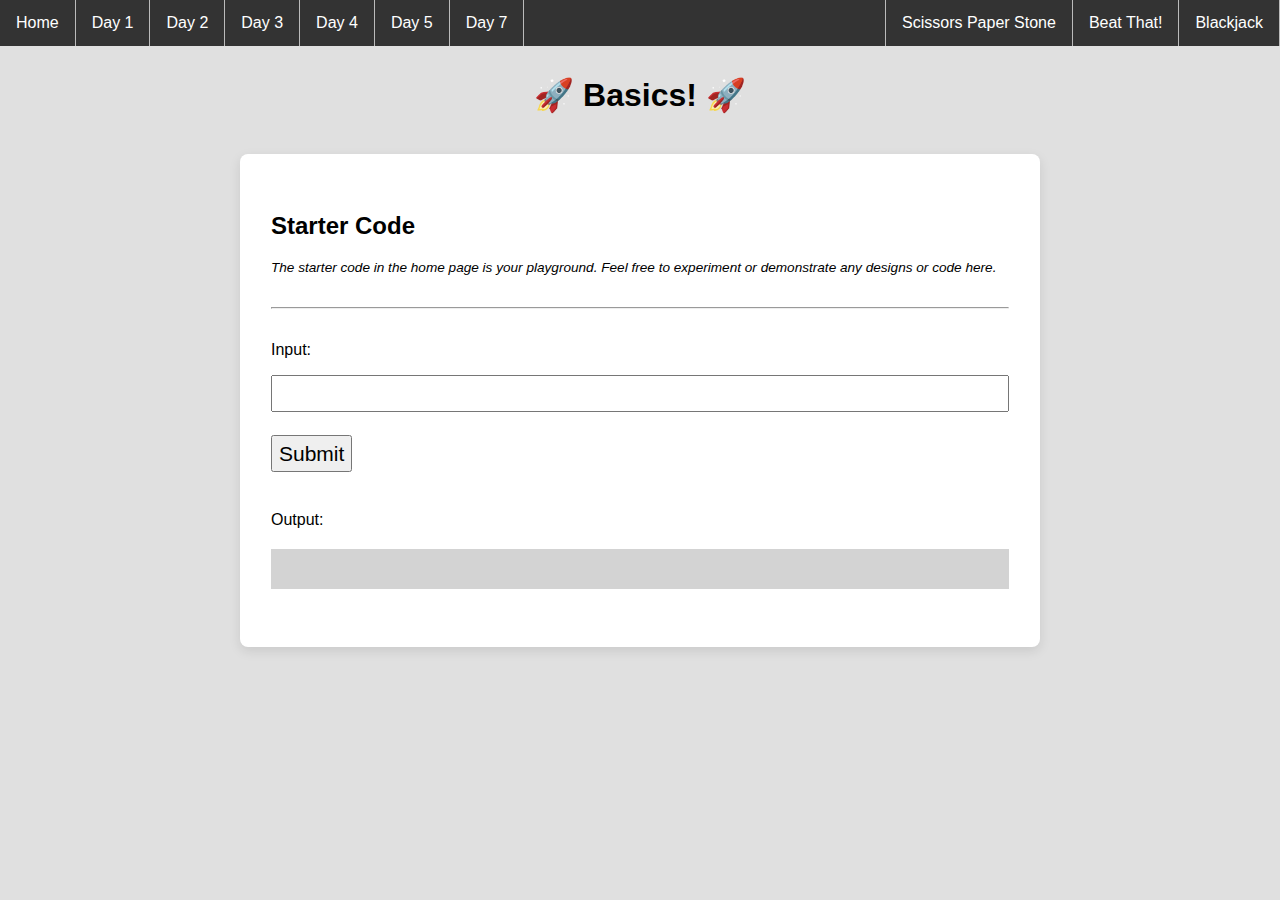
<file: index.html>
<!--  All HTML files begin with the following line: -->
<!DOCTYPE html>
<!-- This indicates that the rest of the lines that follow are to be interpreted as HTML. It tells the browser about what document type to expect. -->

<!-- All text enclosed in angled brackets are known as HTML element tags. There are usually, but not always, starting and closing element "tags", each representing a HTML element.
The <html> element is known as the root element of a HTML page. All other elements are encased within it. -->
<html>
  <!-- The <head> element contains meta information about the HTML page, information that is not rendered or displayed by the browser -->
  <head>
    <!-- The meta tag defines meta information in the HTML document. In this case, we are defining the charset. UTF-8 allows us to use emojis in the CodeSandbox environment -->
    <meta charset="UTF-8" />
    <!-- The <title> element specifies a title for the HTML page (which is shown in the browser's title bar or in the page's tab) and is the default name given to a bookmark of a webpage. -->
    <title>Basics</title>
    <!-- The <link> element specifies a relationship between this HTML page and an external resource, namely the styles.css file here. In this case, we are linking a stylesheet which is a CSS file containing information relating to the layout and style of the webpage. The syntax within the styles.css file is also referred to as CSS - Cascading Style Sheets. -->
    <link rel="stylesheet" href="styles.css" />
  </head>

  <!-- The <body> element defines the document's body, and is a container for all the visible contents that will be rendered by the browser.  -->
  <body>
    <!-- The <nav> tag semantically defines a set of navigation links. It doesn't have many properties different from a <div>, and exists purely for semantic naming. -->
    <nav>
      <!-- The <ul> tag represents an unordered list, where items in the list are rendered on a vertical bulleted list. While we are listing the days of the exercises on this navbar, we are positioning them horizontally without the bullets. This is done using CSS, and you can preview the syntax in styles.css (do a search for "nav ul"). -->
      <ul>
        <li>
          <!-- An <a> tag defines a hyperlink, linking one page to another. The page to link to will be added to the "href" property of the tag. -->
          <a href="index.html">Home</a>
        </li>
        <li>
          <!-- An <a> tag defines a hyperlink, linking one page to another. The page to link to will be added to the "href" property of the tag. -->
          <a href="day01-data-manipulation-and-functions/in-class/index.html"
            >Day 1</a
          >
        </li>
        <li>
          <a href="day02-if-statements-boolean-operators/in-class/index.html"
            >Day 2</a
          >
        </li>
        <li>
          <a href="day03-program-state/in-class/index.html">Day 3</a>
        </li>
        <li>
          <a href="day04-loops/in-class/index.html">Day 4</a>
        </li>
        <li>
          <a href="day05-mad-libs/in-class/index.html">Day 5</a>
        </li>
        <li>
          <a href="day07-moar-cards/in-class/index.html">Day 7</a>
        </li>
        <li class="project">
          <a href="project3-blackjack/index.html">Blackjack</a>
        </li>
        <li class="project">
          <a href="project2-beat-that/index.html">Beat That!</a>
        </li>
        <li class="project">
          <a href="project1-sps/index.html">Scissors Paper Stone</a>
        </li>
      </ul>
    </nav>
    <!-- The <h1> element defines a large heading. There are 6 pre-set header elements, <h1> to <h6> -->
    <h1 id="header">🚀 Basics! 🚀</h1>
    <!-- The <div> tag defines a division or a section in an HTML document, and is commonly use as a "container" for nested HTML elements. -->
    <div class="container">
      <h2>Starter Code</h2>
      <div class="instructions-text">
        <p>
          The starter code in the home page is your playground. Feel free to
          experiment or demonstrate any designs or code here.
        </p>
      </div>
      <!-- The <hr> tag represents a horizontal rule. It is used if you want to add line dividers across your page. -->
      <hr />
      <!-- The <p> tag defines a paragraph element. -->
      <p>Input:</p>
      <!-- The self-closing <input /> tag represents a field for a user to enter input. -->
      <input id="input-field" />
      <!-- The self-closing <br /> tag represents a line break - a line's worth of spacing before dispalying the next element. -->
      <br />
      <!-- The <button> tag represents.. you guessed it! a button. -->
      <button id="submit-button">Submit</button>
      <p>Output:</p>
      <div class="output-div" id="output-div"></div>
    </div>
    <!-- Everything below this is incorporating JavaScript programming logic into the webpage. -->
    <!-- The script tag encloses JavaScript syntax for the browser to interpret programtically -->
    <!-- The following line imports all code written in the script.js file -->
    <script src="script.js"></script>
    <!-- Define button click functionality -->
    <script>
      // Declare and define a variable that represents the Submit Button
      var button = document.querySelector("#submit-button");
      // When the submit button is clicked, access the text entered by the user in the input field
      // And pass it as an input parameter to the main function as defined in script.js
      button.addEventListener("click", function () {
        // Set result to input value
        var input = document.querySelector("#input-field");
        // Store the output of main() in a new variable
        var result = main(input.value);

        // Display result in output element
        var output = document.querySelector("#output-div");
        output.innerHTML = result;

        // Reset input value
        input.value = "";
      });
    </script>
  </body>
</html>
</file>
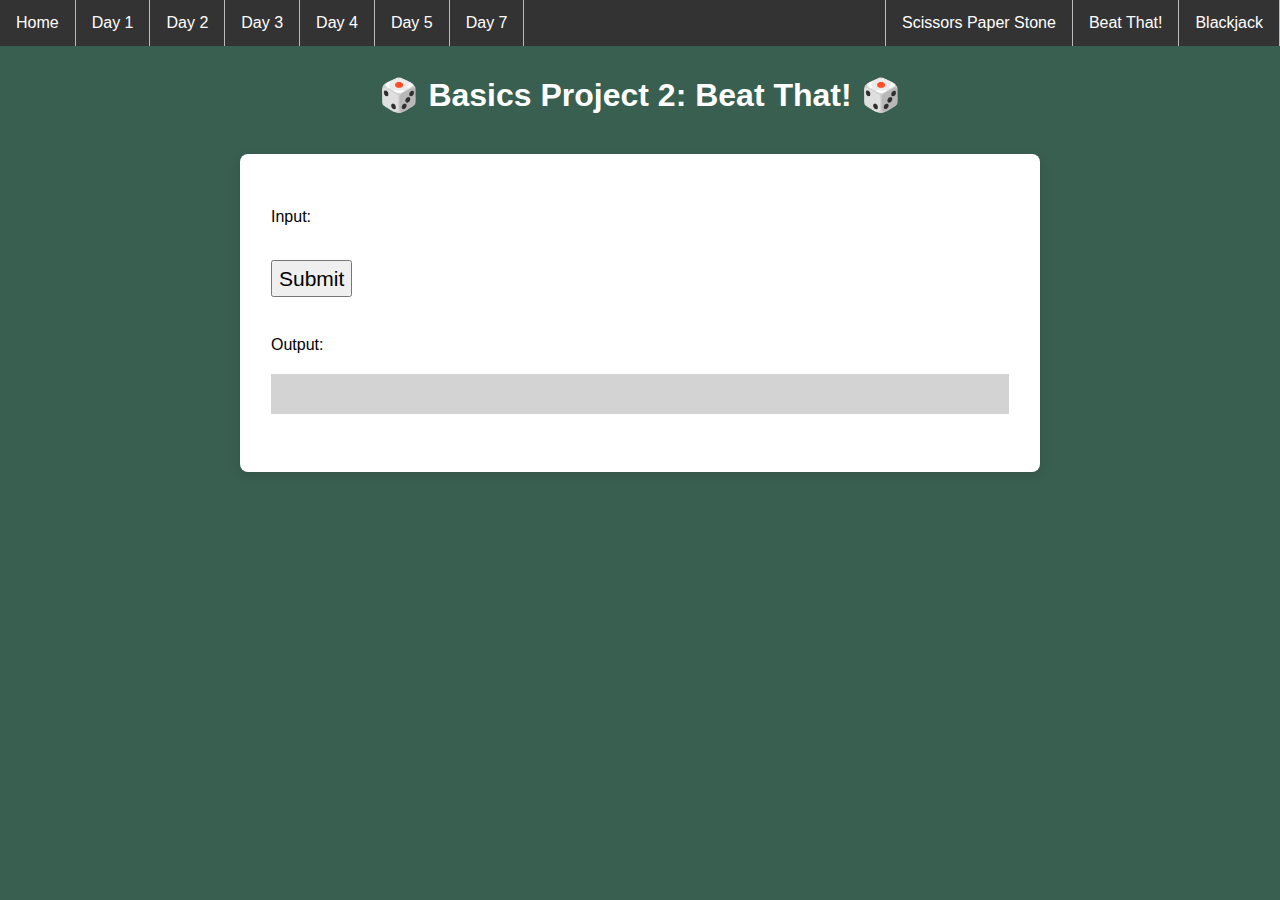
<file: project2-beat-that/index.html>
<!--  All HTML files begin with the following line: -->
<!DOCTYPE html>
<!-- This indicates that the rest of the lines that follow are to be interpreted as HTML. It tells the browser about what document type to expect. -->

<!-- All text enclosed in angled brackets are known as HTML element tags. There are usually, but not always, starting and closing element "tags", each representing a HTML element.
The <html> element is known as the root element of a HTML page. All other elements are encased within it. -->
<html>
  <!-- The <head> element contains meta information about the HTML page, information that is not rendered or displayed by the browser -->
  <head>
    <!-- The meta tag defines meta information in the HTML document. In this case, we are defining the charset. UTF-8 allows us to use emojis in the CodeSandbox environment -->
    <meta charset="UTF-8" />
    <!-- The <title> element specifies a title for the HTML page (which is shown in the browser's title bar or in the page's tab) and is the default name given to a bookmark of a webpage. -->
    <title>Basics</title>
    <!-- The <link> element specifies a relationship between this HTML page and an external resource, namely the styles.css file here. In this case, we are linking a stylesheet which is a CSS file containing information relating to the layout and style of the webpage. The syntax within the styles.css file is also referred to as CSS - Cascading Style Sheets. -->
    <link rel="stylesheet" href="styles.css" />
  </head>

  <!-- The <body> element defines the document's body, and is a container for all the visible contents that will be rendered by the browser.  -->
  <body>
    <!-- The <nav> tag semantically defines a set of navigation links. It doesn't have many properties different from a <div>, and exists purely for semantic naming. -->
    <nav>
      <!-- The <ul> tag represents an unordered list, where items in the list are rendered on a vertical bulleted list. While we are listing the days of the exercises on this navbar, we are positioning them horizontally without the bullets. This is done using CSS, and you can preview the syntax in styles.css (do a search for "nav ul"). -->
      <ul>
        <li>
          <!-- An <a> tag defines a hyperlink, linking one page to another. The page to link to will be added to the "href" property of the tag. -->
          <a href="../index.html">Home</a>
        </li>
        <li>
          <!-- An <a> tag defines a hyperlink, linking one page to another. The page to link to will be added to the "href" property of the tag. -->
          <a href="../day01-data-manipulation-and-functions/in-class/index.html"
            >Day 1</a
          >
        </li>
        <li>
          <a href="../day02-if-statements-boolean-operators/in-class/index.html"
            >Day 2</a
          >
        </li>
        <li>
          <a href="../day03-program-state/in-class/index.html">Day 3</a>
        </li>
        <li>
          <a href="../day04-loops/in-class/index.html">Day 4</a>
        </li>
        <li>
          <a href="../day05-mad-libs/in-class/index.html">Day 5</a>
        </li>
        <li>
          <a href="../day07-moar-cards/in-class/index.html">Day 7</a>
        </li>
        <li class="project">
          <a href="../project3-blackjack/index.html">Blackjack</a>
        </li>
        <li class="project">
          <a href="../project2-beat-that/index.html">Beat That!</a>
        </li>
        <li class="project">
          <a href="../project1-sps/index.html">Scissors Paper Stone</a>
        </li>
      </ul>
    </nav>
    <!-- The <h1> element defines a large heading. There are 6 pre-set header elements, <h1> to <h6> -->
    <h1 id="header">🎲 Basics Project 2: Beat That! 🎲</h1>
    <!-- The <div> tag defines a division or a section in an HTML document, and is commonly use as a "container" for nested HTML elements. -->
    <div class="container">
      <!-- The <p> tag defines a paragraph element. -->
      <p>Input:</p>
      <!-- The self-closing <input /> tag represents a field for a user to enter input. -->
      <input id="input-field" />
      <!-- The self-closing <br /> tag represents a line break - a line's worth of spacing before dispalying the next element. -->
      <br />
      <!-- The <button> tag represents.. you guessed it! a button. -->
      <button id="submit-button">Submit</button>
      <p>Output:</p>
      <div class="output-div" id="output-div"></div>
    </div>
    <!-- Everything below this is incorporating JavaScript programming logic into the webpage. -->
    <!-- The script tag encloses JavaScript syntax for the browser to interpret programtically -->
    <!-- The following line imports all code written in the script.js file -->
    <script src="script.js"></script>
    <!-- Define button click functionality -->
    <script>
      // Declare and define a variable that represents the Submit Button
      var button = document.querySelector("#submit-button");
      // When the submit button is clicked, access the text entered by the user in the input field
      // And pass it as an input parameter to the main function as defined in script.js
      button.addEventListener("click", function () {
        // Set result to input value
        var input = document.querySelector("#input-field");
        // Store the output of main() in a new variable
        var result = main(input.value);

        // Display result in output element
        var output = document.querySelector("#output-div");
        output.innerHTML = result;

        // Reset input value
        input.value = "";
      });
    </script>
  </body>
</html>
</file>
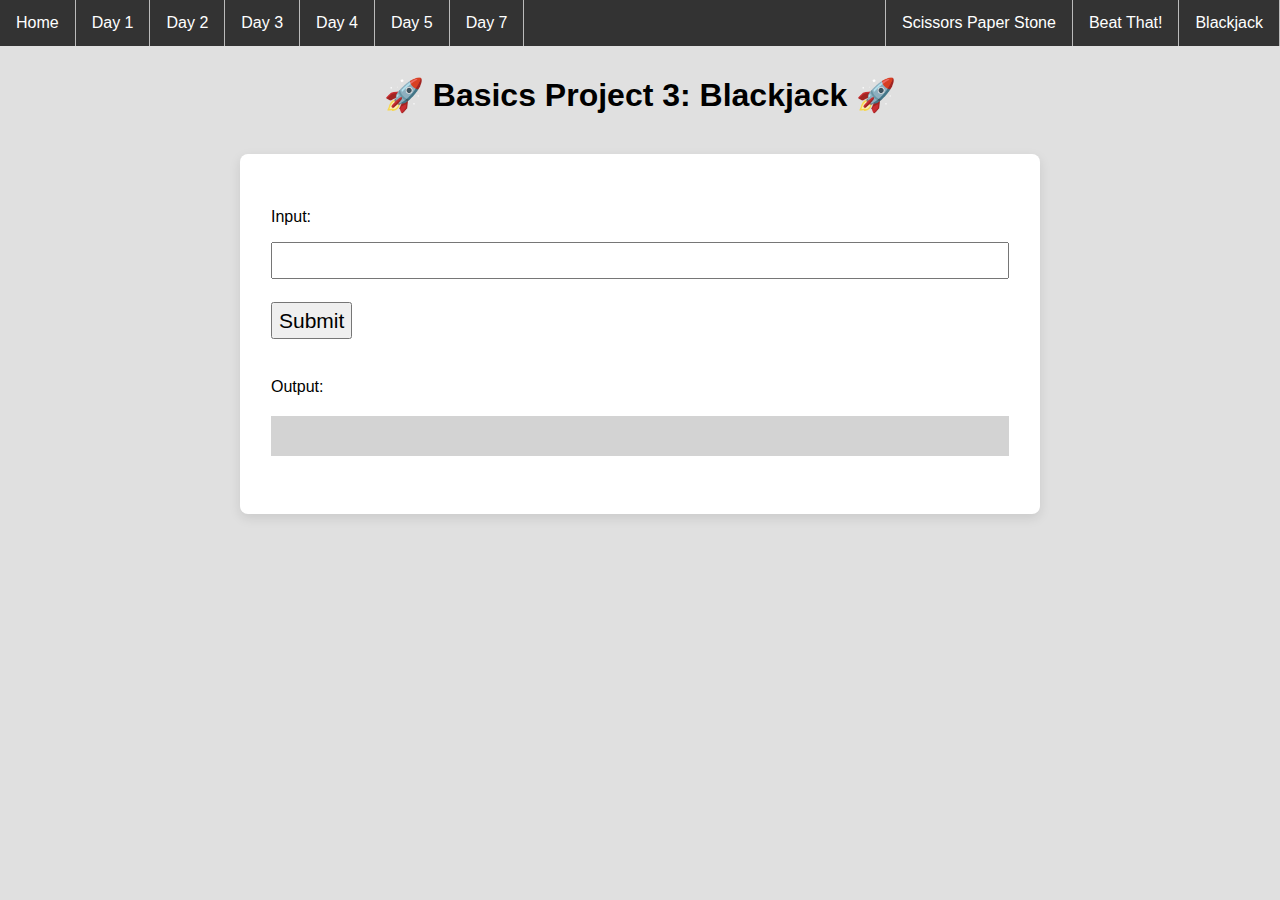
<file: project3-blackjack/index.html>
<!--  All HTML files begin with the following line: -->
<!DOCTYPE html>
<!-- This indicates that the rest of the lines that follow are to be interpreted as HTML. It tells the browser about what document type to expect. -->

<!-- All text enclosed in angled brackets are known as HTML element tags. There are usually, but not always, starting and closing element "tags", each representing a HTML element.
The <html> element is known as the root element of a HTML page. All other elements are encased within it. -->
<html>
  <!-- The <head> element contains meta information about the HTML page, information that is not rendered or displayed by the browser -->
  <head>
    <!-- The meta tag defines meta information in the HTML document. In this case, we are defining the charset. UTF-8 allows us to use emojis in the CodeSandbox environment -->
    <meta charset="UTF-8" />
    <!-- The <title> element specifies a title for the HTML page (which is shown in the browser's title bar or in the page's tab) and is the default name given to a bookmark of a webpage. -->
    <title>Basics</title>
    <!-- The <link> element specifies a relationship between this HTML page and an external resource, namely the styles.css file here. In this case, we are linking a stylesheet which is a CSS file containing information relating to the layout and style of the webpage. The syntax within the styles.css file is also referred to as CSS - Cascading Style Sheets. -->
    <link rel="stylesheet" href="styles.css" />
  </head>

  <!-- The <body> element defines the document's body, and is a container for all the visible contents that will be rendered by the browser.  -->
  <body>
    <!-- The <nav> tag semantically defines a set of navigation links. It doesn't have many properties different from a <div>, and exists purely for semantic naming. -->
    <nav>
      <!-- The <ul> tag represents an unordered list, where items in the list are rendered on a vertical bulleted list. While we are listing the days of the exercises on this navbar, we are positioning them horizontally without the bullets. This is done using CSS, and you can preview the syntax in styles.css (do a search for "nav ul"). -->
      <ul>
        <li>
          <!-- An <a> tag defines a hyperlink, linking one page to another. The page to link to will be added to the "href" property of the tag. -->
          <a href="../index.html">Home</a>
        </li>
        <li>
          <!-- An <a> tag defines a hyperlink, linking one page to another. The page to link to will be added to the "href" property of the tag. -->
          <a href="../day01-data-manipulation-and-functions/in-class/index.html"
            >Day 1</a
          >
        </li>
        <li>
          <a href="../day02-if-statements-boolean-operators/in-class/index.html"
            >Day 2</a
          >
        </li>
        <li>
          <a href="../day03-program-state/in-class/index.html">Day 3</a>
        </li>
        <li>
          <a href="../day04-loops/in-class/index.html">Day 4</a>
        </li>
        <li>
          <a href="../day05-mad-libs/in-class/index.html">Day 5</a>
        </li>
        <li>
          <a href="../day07-moar-cards/in-class/index.html">Day 7</a>
        </li>
        <li class="project">
          <a href="../project3-blackjack/index.html">Blackjack</a>
        </li>
        <li class="project">
          <a href="../project2-beat-that/index.html">Beat That!</a>
        </li>
        <li class="project">
          <a href="../project1-sps/index.html">Scissors Paper Stone</a>
        </li>
      </ul>
    </nav>
    <!-- The <h1> element defines a large heading. There are 6 pre-set header elements, <h1> to <h6> -->
    <h1 id="header">🚀 Basics Project 3: Blackjack 🚀</h1>
    <!-- The <div> tag defines a division or a section in an HTML document, and is commonly use as a "container" for nested HTML elements. -->
    <div class="container">
      <!-- The <p> tag defines a paragraph element. -->
      <p>Input:</p>
      <!-- The self-closing <input /> tag represents a field for a user to enter input. -->
      <input id="input-field" />
      <!-- The self-closing <br /> tag represents a line break - a line's worth of spacing before dispalying the next element. -->
      <br />
      <!-- The <button> tag represents.. you guessed it! a button. -->
      <button id="submit-button">Submit</button>
      <p>Output:</p>
      <div class="output-div" id="output-div"></div>
    </div>
    <!-- Everything below this is incorporating JavaScript programming logic into the webpage. -->
    <!-- The script tag encloses JavaScript syntax for the browser to interpret programtically -->
    <!-- The following line imports all code written in the script.js file -->
    <script src="script.js"></script>
    <!-- Define button click functionality -->
    <script>
      // Declare and define a variable that represents the Submit Button
      var button = document.querySelector("#submit-button");
      // When the submit button is clicked, access the text entered by the user in the input field
      // And pass it as an input parameter to the main function as defined in script.js
      button.addEventListener("click", function () {
        // Set result to input value
        var input = document.querySelector("#input-field");
        // Store the output of main() in a new variable
        var result = main(input.value);

        // Display result in output element
        var output = document.querySelector("#output-div");
        output.innerHTML = result;

        // Reset input value
        input.value = "";
      });
    </script>
  </body>
</html>
</file>
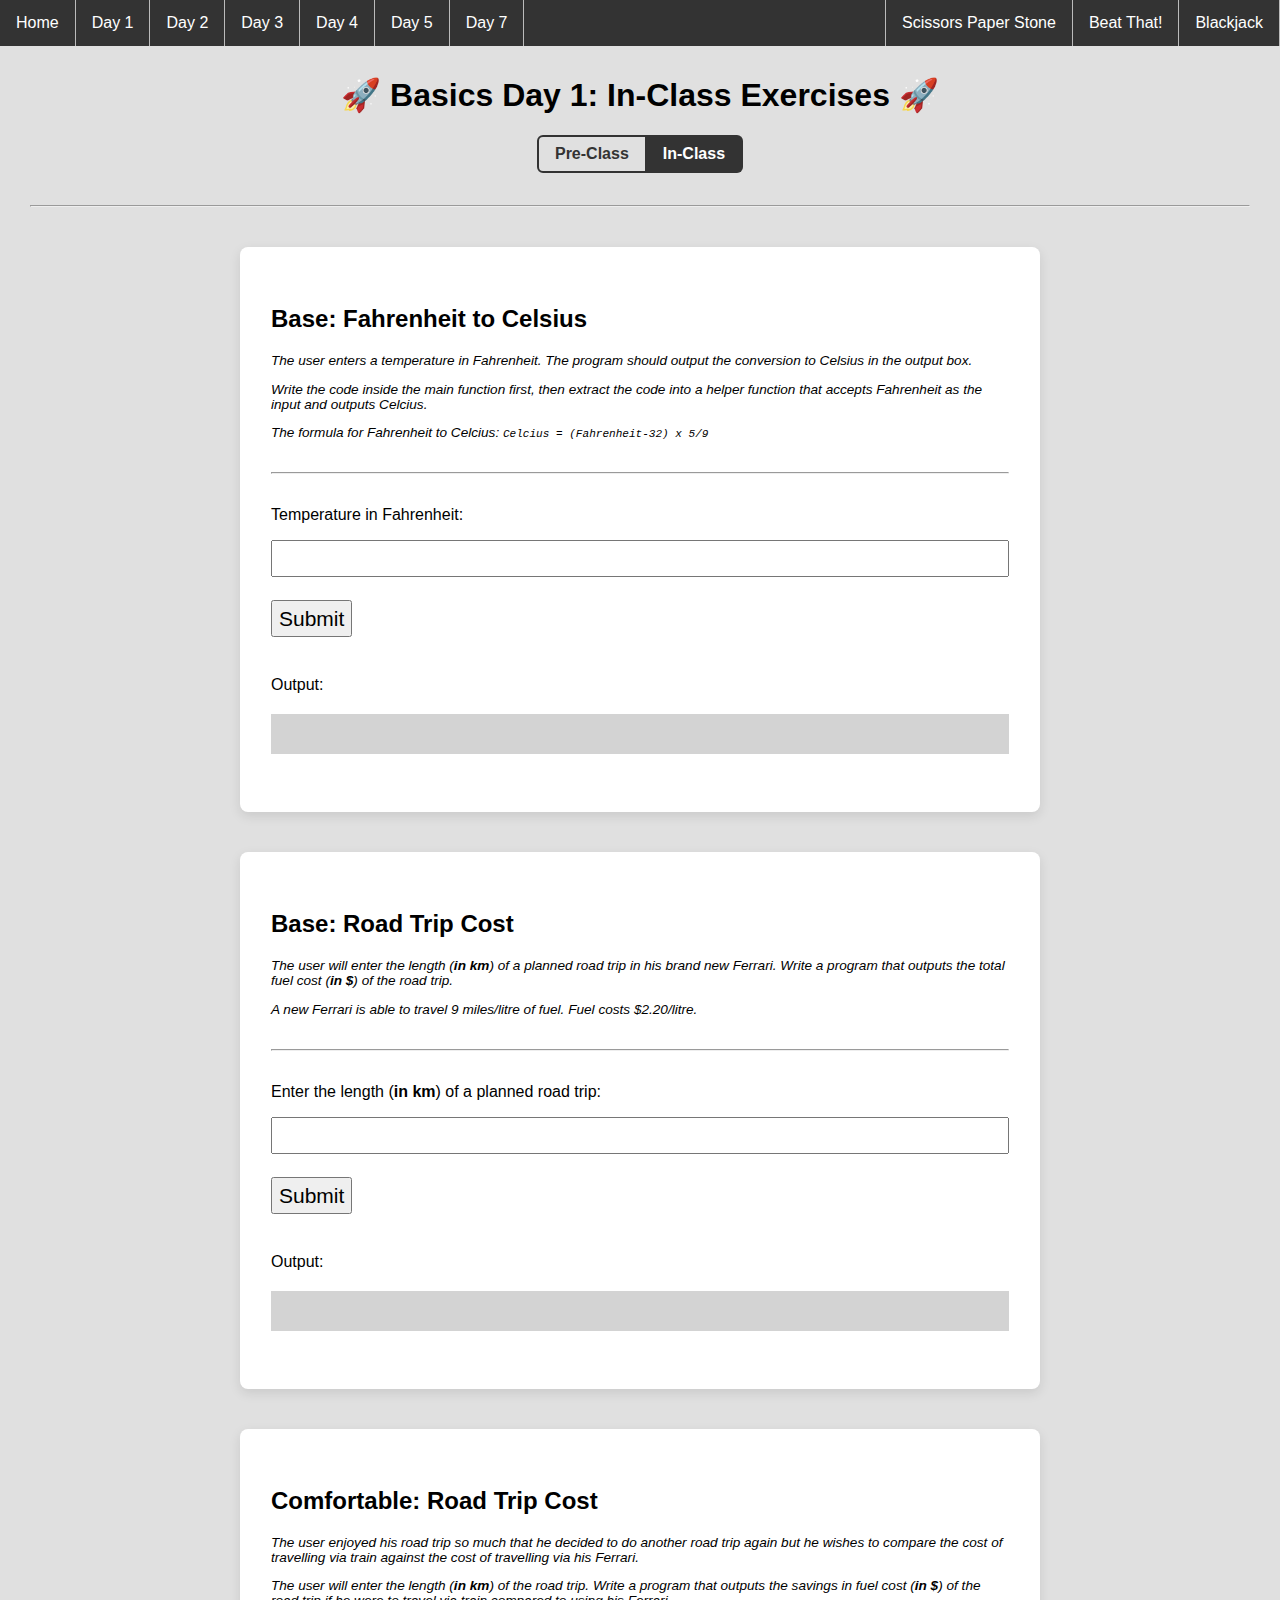
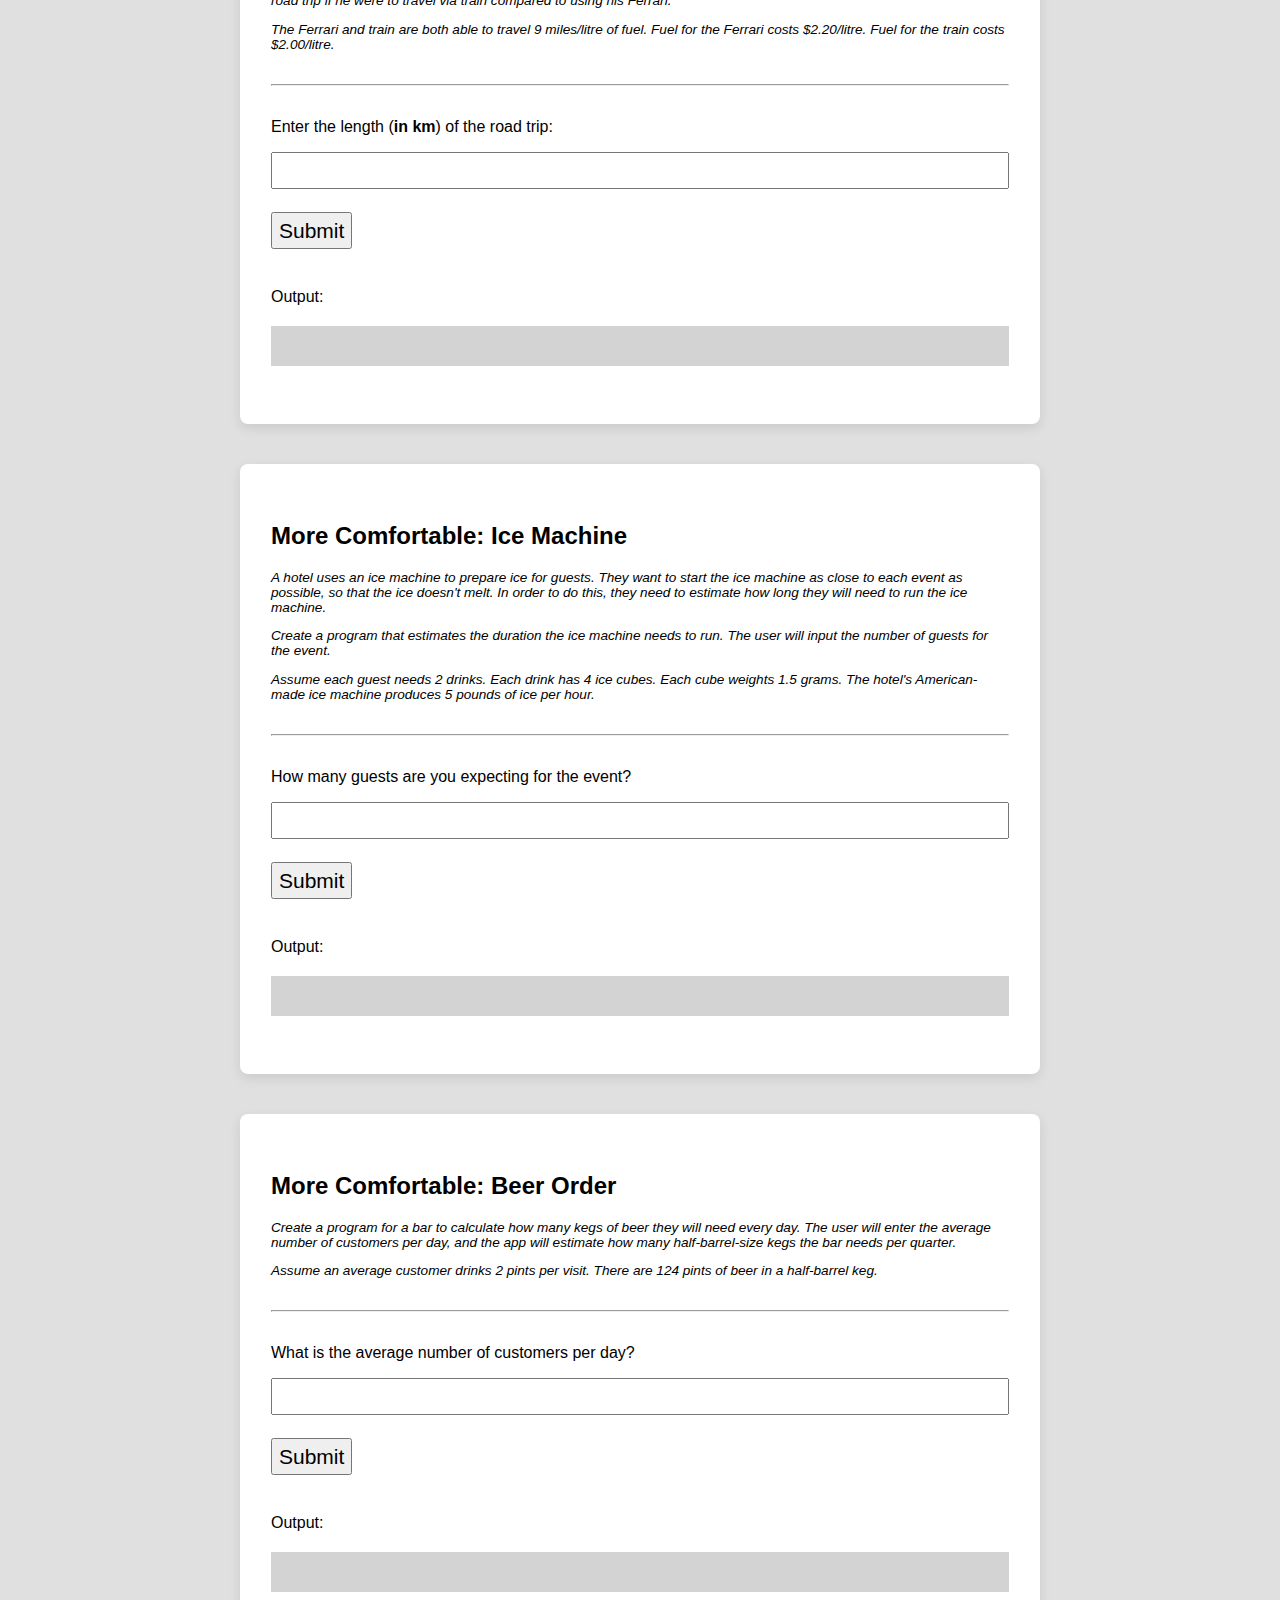
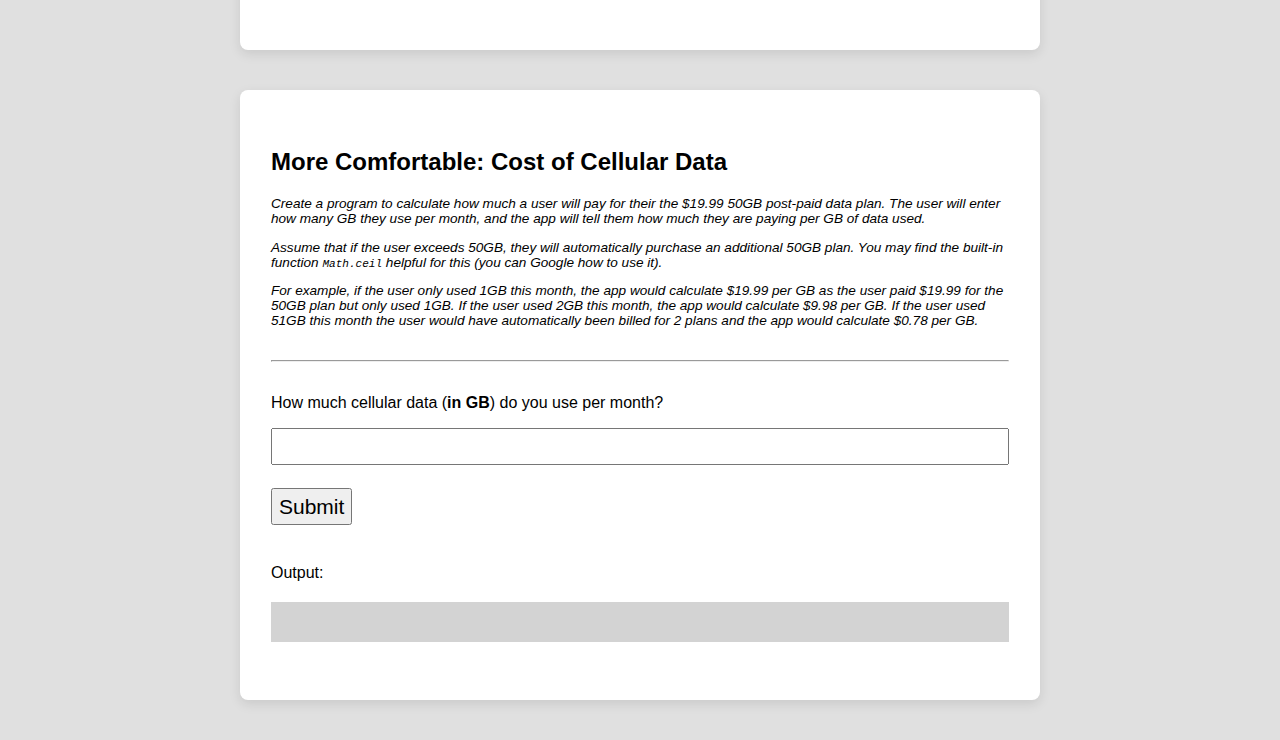
<file: day01-data-manipulation-and-functions/in-class/index.html>
<!--  All HTML files begin with the following line: -->
<!DOCTYPE html>
<!-- This indicates that the rest of the lines that follow are to be interpreted as HTML. It tells the browser about what document type to expect. -->

<!-- All text enclosed in angled brackets are known as HTML element tags. There are usually, but not always, starting and closing element "tags", each representing a HTML element.
The <html> element is known as the root element of a HTML page. All other elements are encased within it. -->
<html>
  <!-- The <head> element contains meta information about the HTML page, information that is not rendered or displayed by the browser -->
  <head>
    <!-- The meta tag defines meta information in the HTML document. In this case, we are defining the charset. UTF-8 allows us to use emojis in the CodeSandbox environment -->
    <meta charset="UTF-8" />
    <!-- The <title> element specifies a title for the HTML page (which is shown in the browser's title bar or in the page's tab) and is the default name given to a bookmark of a webpage. -->
    <title>Basics</title>
    <!-- The <link> element specifies a relationship between this HTML page and an external resource, namely the styles.css file here. For the syntax '../../' in '../../styles.css', we are referring to the styles.css file (in the main directory) found 2 folders above the current one. In this case, we are linking a stylesheet which is a CSS file containing information relating to the layout and style of the webpage. The syntax within the styles.css file is also referred to as CSS - Cascading Style Sheets. -->
    <link rel="stylesheet" href="../../styles.css" />
  </head>

  <!-- The <body> element defines the document's body, and is a container for all the visible contents that will be rendered by the browser.  -->
  <body>
    <!-- The <nav> tag semantically defines a set of navigation links. It doesn't have many properties different from a <div>, and exists purely for semantic naming. -->
    <nav>
      <!-- The <ul> tag represents an unordered list, where items in the list are rendered on a vertical bulleted list. While we are listing the days of the exercises on this navbar, we are positioning them horizontally without the bullets. This is done using CSS, and you can preview the syntax in styles.css (do a search for "nav ul"). -->
      <ul>
        <li>
          <!-- An <a> tag defines a hyperlink, linking one page to another. The page to link to will be added to the "href" property of the tag. -->
          <a href="../../index.html">Home</a>
        </li>
        <li>
          <!-- An <a> tag defines a hyperlink, linking one page to another. The page to link to will be added to the "href" property of the tag. -->
          <a
            href="../../day01-data-manipulation-and-functions/in-class/index.html"
            >Day 1</a
          >
        </li>
        <li>
          <a
            href="../../day02-if-statements-boolean-operators/in-class/index.html"
            >Day 2</a
          >
        </li>
        <li>
          <a href="../../day03-program-state/in-class/index.html">Day 3</a>
        </li>
        <li>
          <a href="../../day04-loops/in-class/index.html">Day 4</a>
        </li>
        <li>
          <a href="../../day05-mad-libs/in-class/index.html">Day 5</a>
        </li>
        <li>
          <a href="../../day07-moar-cards/in-class/index.html">Day 7</a>
        </li>
        <li class="project">
          <a href="../../project3-blackjack/index.html">Blackjack</a>
        </li>
        <li class="project">
          <a href="../../project2-beat-that/index.html">Beat That!</a>
        </li>
        <li class="project">
          <a href="../../project1-sps/index.html">Scissors Paper Stone</a>
        </li>
      </ul>
    </nav>
    <!-- The <h1> element defines a large heading. There are 6 pre-set header elements, <h1> to <h6> -->
    <h1 id="header">🚀 Basics Day 1: In-Class Exercises 🚀</h1>
    <div class="flex justify-content-center">
      <div class="button-group">
        <a href="../pre-class/index.html" class="button-group-button"
          >Pre-Class</a
        >
        <a href="../in-class/index.html" class="active button-group-button"
          >In-Class</a
        >
      </div>
    </div>
    <!-- The <hr> tag represents a horizontal rule. It is used if you want to add line dividers across your page. -->
    <hr />
    <!-- The <div> tag defines a division or a section in an HTML document, and is commonly use as a "container" for nested HTML elements. -->
    <div class="container">
      <h2>Base: Fahrenheit to Celsius</h2>
      <div class="instructions-text">
        <p>
          The user enters a temperature in Fahrenheit. The program should output
          the conversion to Celsius in the output box.
        </p>
        <p>
          Write the code inside the main function first, then extract the code
          into a helper function that accepts Fahrenheit as the input and
          outputs Celcius.
        </p>
        <p>
          The formula for Fahrenheit to Celcius:
          <code>Celcius = (Fahrenheit-32) x 5/9</code>
        </p>
      </div>
      <!-- The <hr> tag represents a horizontal rule. It is used if you want to add line dividers across your page. -->
      <hr />
      <!-- The <p> tag defines a paragraph element. -->
      <p>Temperature in Fahrenheit:</p>
      <!-- The self-closing <input /> tag represents a field for a user to enter input. -->
      <input id="fahrenheit-to-celsius-input-field" />
      <!-- The self-closing <br /> tag represents a line break - a line's worth of spacing before dispalying the next element. -->
      <br />
      <!-- The <button> tag represents.. you guessed it! a button. -->
      <button id="fahrenheit-to-celsius-submit-button">Submit</button>
      <p>Output:</p>
      <div class="output-div" id="fahrenheit-to-celsius-output-div"></div>
    </div>
    <!-- The <div> tag defines a division or a section in an HTML document, and is commonly use as a "container" for nested HTML elements. -->
    <div class="container">
      <h2>Base: Road Trip Cost</h2>
      <div class="instructions-text">
        <p>
          The user will enter the length (<strong>in km</strong>) of a planned
          road trip in his brand new Ferrari. Write a program that outputs the
          total fuel cost (<strong>in $</strong>) of the road trip.
        </p>
        <p>
          A new Ferrari is able to travel 9 miles/litre of fuel. Fuel costs
          $2.20/litre.
        </p>
      </div>
      <!-- The <hr> tag represents a horizontal rule. It is used if you want to add line dividers across your page. -->
      <hr />
      <!-- The <p> tag defines a paragraph element. -->
      <p>Enter the length (<strong>in km</strong>) of a planned road trip:</p>
      <!-- The self-closing <input /> tag represents a field for a user to enter input. -->
      <input id="road-trip-cost-base-input-field" />
      <!-- The self-closing <br /> tag represents a line break - a line's worth of spacing before dispalying the next element. -->
      <br />
      <!-- The <button> tag represents.. you guessed it! a button. -->
      <button id="road-trip-cost-base-submit-button">Submit</button>
      <p>Output:</p>
      <div class="output-div" id="road-trip-cost-base-output-div"></div>
    </div>
    <!-- The <div> tag defines a division or a section in an HTML document, and is commonly use as a "container" for nested HTML elements. -->
    <div class="container">
      <h2>Comfortable: Road Trip Cost</h2>
      <div class="instructions-text">
        <p>
          The user enjoyed his road trip so much that he decided to do another
          road trip again but he wishes to compare the cost of travelling via
          train against the cost of travelling via his Ferrari.
        </p>
        <p>
          The user will enter the length (<strong>in km</strong>) of the road
          trip. Write a program that outputs the savings in fuel cost (<strong
            >in $</strong
          >) of the road trip if he were to travel via train compared to using
          his Ferrari.
        </p>
        <p>
          The Ferrari and train are both able to travel 9 miles/litre of fuel.
          Fuel for the Ferrari costs $2.20/litre. Fuel for the train costs
          $2.00/litre.
        </p>
      </div>
      <!-- The <hr> tag represents a horizontal rule. It is used if you want to add line dividers across your page. -->
      <hr />
      <!-- The <p> tag defines a paragraph element. -->
      <p>Enter the length (<strong>in km</strong>) of the road trip:</p>
      <!-- The self-closing <input /> tag represents a field for a user to enter input. -->
      <input id="road-trip-cost-comfortable-input-field" />
      <!-- The self-closing <br /> tag represents a line break - a line's worth of spacing before dispalying the next element. -->
      <br />
      <!-- The <button> tag represents.. you guessed it! a button. -->
      <button id="road-trip-cost-comfortable-submit-button">Submit</button>
      <p>Output:</p>
      <div class="output-div" id="road-trip-cost-comfortable-output-div"></div>
    </div>
    <!-- The <div> tag defines a division or a section in an HTML document, and is commonly use as a "container" for nested HTML elements. -->
    <div class="container">
      <h2>More Comfortable: Ice Machine</h2>
      <div class="instructions-text">
        <p>
          A hotel uses an ice machine to prepare ice for guests. They want to
          start the ice machine as close to each event as possible, so that the
          ice doesn't melt. In order to do this, they need to estimate how long
          they will need to run the ice machine.
        </p>
        <p>
          Create a program that estimates the duration the ice machine needs to
          run. The user will input the number of guests for the event.
        </p>
        <p>
          Assume each guest needs 2 drinks. Each drink has 4 ice cubes. Each
          cube weights 1.5 grams. The hotel's American-made ice machine produces
          5 pounds of ice per hour.
        </p>
      </div>
      <!-- The <hr> tag represents a horizontal rule. It is used if you want to add line dividers across your page. -->
      <hr />
      <!-- The <p> tag defines a paragraph element. -->
      <p>How many guests are you expecting for the event?</p>
      <!-- The self-closing <input /> tag represents a field for a user to enter input. -->
      <input id="ice-machine-input-field" />
      <!-- The self-closing <br /> tag represents a line break - a line's worth of spacing before dispalying the next element. -->
      <br />
      <!-- The <button> tag represents.. you guessed it! a button. -->
      <button id="ice-machine-submit-button">Submit</button>
      <p>Output:</p>
      <div class="output-div" id="ice-machine-output-div"></div>
    </div>
    <!-- The <div> tag defines a division or a section in an HTML document, and is commonly use as a "container" for nested HTML elements. -->
    <div class="container">
      <h2>More Comfortable: Beer Order</h2>
      <div class="instructions-text">
        <p>
          Create a program for a bar to calculate how many kegs of beer they
          will need every day. The user will enter the average number of
          customers per day, and the app will estimate how many half-barrel-size
          kegs the bar needs per quarter.
        </p>
        <p>
          Assume an average customer drinks 2 pints per visit. There are 124
          pints of beer in a half-barrel keg.
        </p>
      </div>
      <!-- The <hr> tag represents a horizontal rule. It is used if you want to add line dividers across your page. -->
      <hr />
      <!-- The <p> tag defines a paragraph element. -->
      <p>What is the average number of customers per day?</p>
      <!-- The self-closing <input /> tag represents a field for a user to enter input. -->
      <input id="beer-order-input-field" />
      <!-- The self-closing <br /> tag represents a line break - a line's worth of spacing before dispalying the next element. -->
      <br />
      <!-- The <button> tag represents.. you guessed it! a button. -->
      <button id="beer-order-submit-button">Submit</button>
      <p>Output:</p>
      <div class="output-div" id="beer-order-output-div"></div>
    </div>
    <!-- The <div> tag defines a division or a section in an HTML document, and is commonly use as a "container" for nested HTML elements. -->
    <div class="container">
      <h2>More Comfortable: Cost of Cellular Data</h2>
      <div class="instructions-text">
        <p>
          Create a program to calculate how much a user will pay for their the
          $19.99 50GB post-paid data plan. The user will enter how many GB they
          use per month, and the app will tell them how much they are paying per
          GB of data used.
        </p>
        <p>
          Assume that if the user exceeds 50GB, they will automatically purchase
          an additional 50GB plan. You may find the built-in function
          <code>Math.ceil</code> helpful for this (you can Google how to use
          it).
        </p>
        <p>
          For example, if the user only used 1GB this month, the app would
          calculate $19.99 per GB as the user paid $19.99 for the 50GB plan but
          only used 1GB. If the user used 2GB this month, the app would
          calculate $9.98 per GB. If the user used 51GB this month the user
          would have automatically been billed for 2 plans and the app would
          calculate $0.78 per GB.
        </p>
      </div>
      <!-- The <hr> tag represents a horizontal rule. It is used if you want to add line dividers across your page. -->
      <hr />
      <!-- The <p> tag defines a paragraph element. -->
      <p>
        How much cellular data (<strong>in GB</strong>) do you use per month?
      </p>
      <!-- The self-closing <input /> tag represents a field for a user to enter input. -->
      <input id="cellular-data-input-field" />
      <!-- The self-closing <br /> tag represents a line break - a line's worth of spacing before dispalying the next element. -->
      <br />
      <!-- The <button> tag represents.. you guessed it! a button. -->
      <button id="cellular-data-submit-button">Submit</button>
      <p>Output:</p>
      <div class="output-div" id="cellular-data-output-div"></div>
    </div>
    <!-- Everything below this is incorporating JavaScript programming logic into the webpage. -->
    <!-- The script tag encloses JavaScript syntax for the browser to interpret programtically -->
    <!-- The following line imports all code written in the script.js file -->
    <script src="script.js"></script>
    <!-- Define button click functionality -->
    <script>
      // Declare and define variables that represents the Submit Button for each exercise
      var fahrenheitToCelsiusButton = document.querySelector(
        "#fahrenheit-to-celsius-submit-button"
      );
      var roadTripCostBaseButton = document.querySelector(
        "#road-trip-cost-base-submit-button"
      );
      var roadTripCostComfortableButton = document.querySelector(
        "#road-trip-cost-comfortable-submit-button"
      );
      var iceMachineButton = document.querySelector(
        "#ice-machine-submit-button"
      );
      var beerOrderButton = document.querySelector("#beer-order-submit-button");
      var cellularDataButton = document.querySelector(
        "#cellular-data-submit-button"
      );

      // When the submit button is clicked, access the text entered by the user in the input field
      // And pass it as an input parameter to the main function as defined in script.js
      fahrenheitToCelsiusButton.addEventListener("click", function () {
        // Set result to input value
        var input = document.querySelector(
          "#fahrenheit-to-celsius-input-field"
        );
        // Store the output of the main function in a new variable
        var result = fahrenheitToCelsiusMain(input.value);

        // Display result in output element
        var output = document.querySelector(
          "#fahrenheit-to-celsius-output-div"
        );
        output.innerHTML = result;

        // Reset input value
        input.value = "";
      });

      roadTripCostBaseButton.addEventListener("click", function () {
        // Set result to input value
        var input = document.querySelector("#road-trip-cost-base-input-field");
        // Store the output of the main function in a new variable
        var result = roadTripCostBaseMain(input.value);

        // Display result in output element
        var output = document.querySelector("#road-trip-cost-base-output-div");
        output.innerHTML = result;

        // Reset input value
        input.value = "";
      });

      roadTripCostComfortableButton.addEventListener("click", function () {
        // Set result to input value
        var input = document.querySelector(
          "#road-trip-cost-comfortable-input-field"
        );
        // Store the output of the main function in a new variable
        var result = roadTripCostComfortableMain(input.value);

        // Display result in output element
        var output = document.querySelector(
          "#road-trip-cost-comfortable-output-div"
        );
        output.innerHTML = result;

        // Reset input value
        input.value = "";
      });

      iceMachineButton.addEventListener("click", function () {
        // Set result to input value
        var input = document.querySelector("#ice-machine-input-field");
        // Store the output of the main function in a new variable
        var result = iceMachineMain(input.value);

        // Display result in output element
        var output = document.querySelector("#ice-machine-output-div");
        output.innerHTML = result;

        // Reset input value
        input.value = "";
      });

      beerOrderButton.addEventListener("click", function () {
        // Set result to input value
        var input = document.querySelector("#beer-order-input-field");
        // Store the output of the main function in a new variable
        var result = beerOrderMain(input.value);

        // Display result in output element
        var output = document.querySelector("#beer-order-output-div");
        output.innerHTML = result;

        // Reset input value
        input.value = "";
      });

      cellularDataButton.addEventListener("click", function () {
        // Set result to input value
        var input = document.querySelector("#cellular-data-input-field");
        // Store the output of the main function in a new variable
        var result = cellularDataMain(input.value);

        // Display result in output element
        var output = document.querySelector("#cellular-data-output-div");
        output.innerHTML = result;

        // Reset input value
        input.value = "";
      });
    </script>
  </body>
</html>
</file>
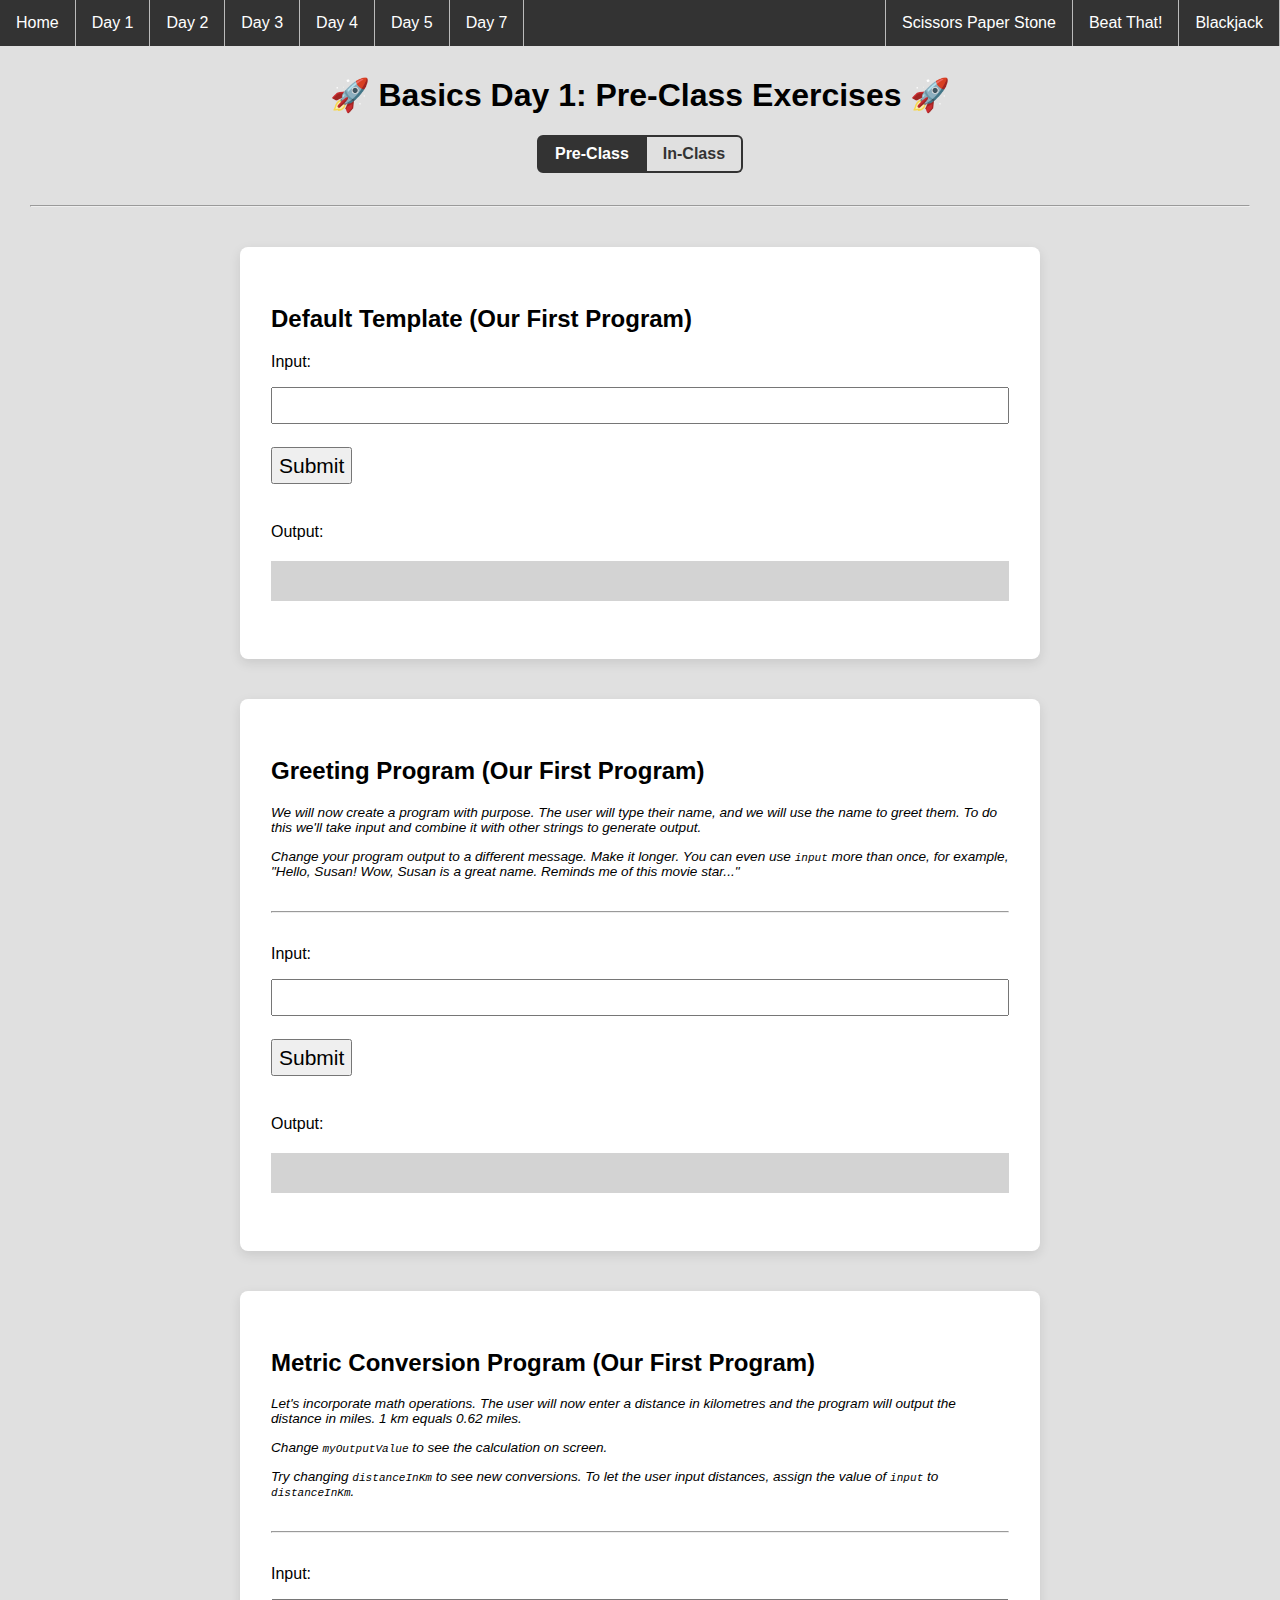
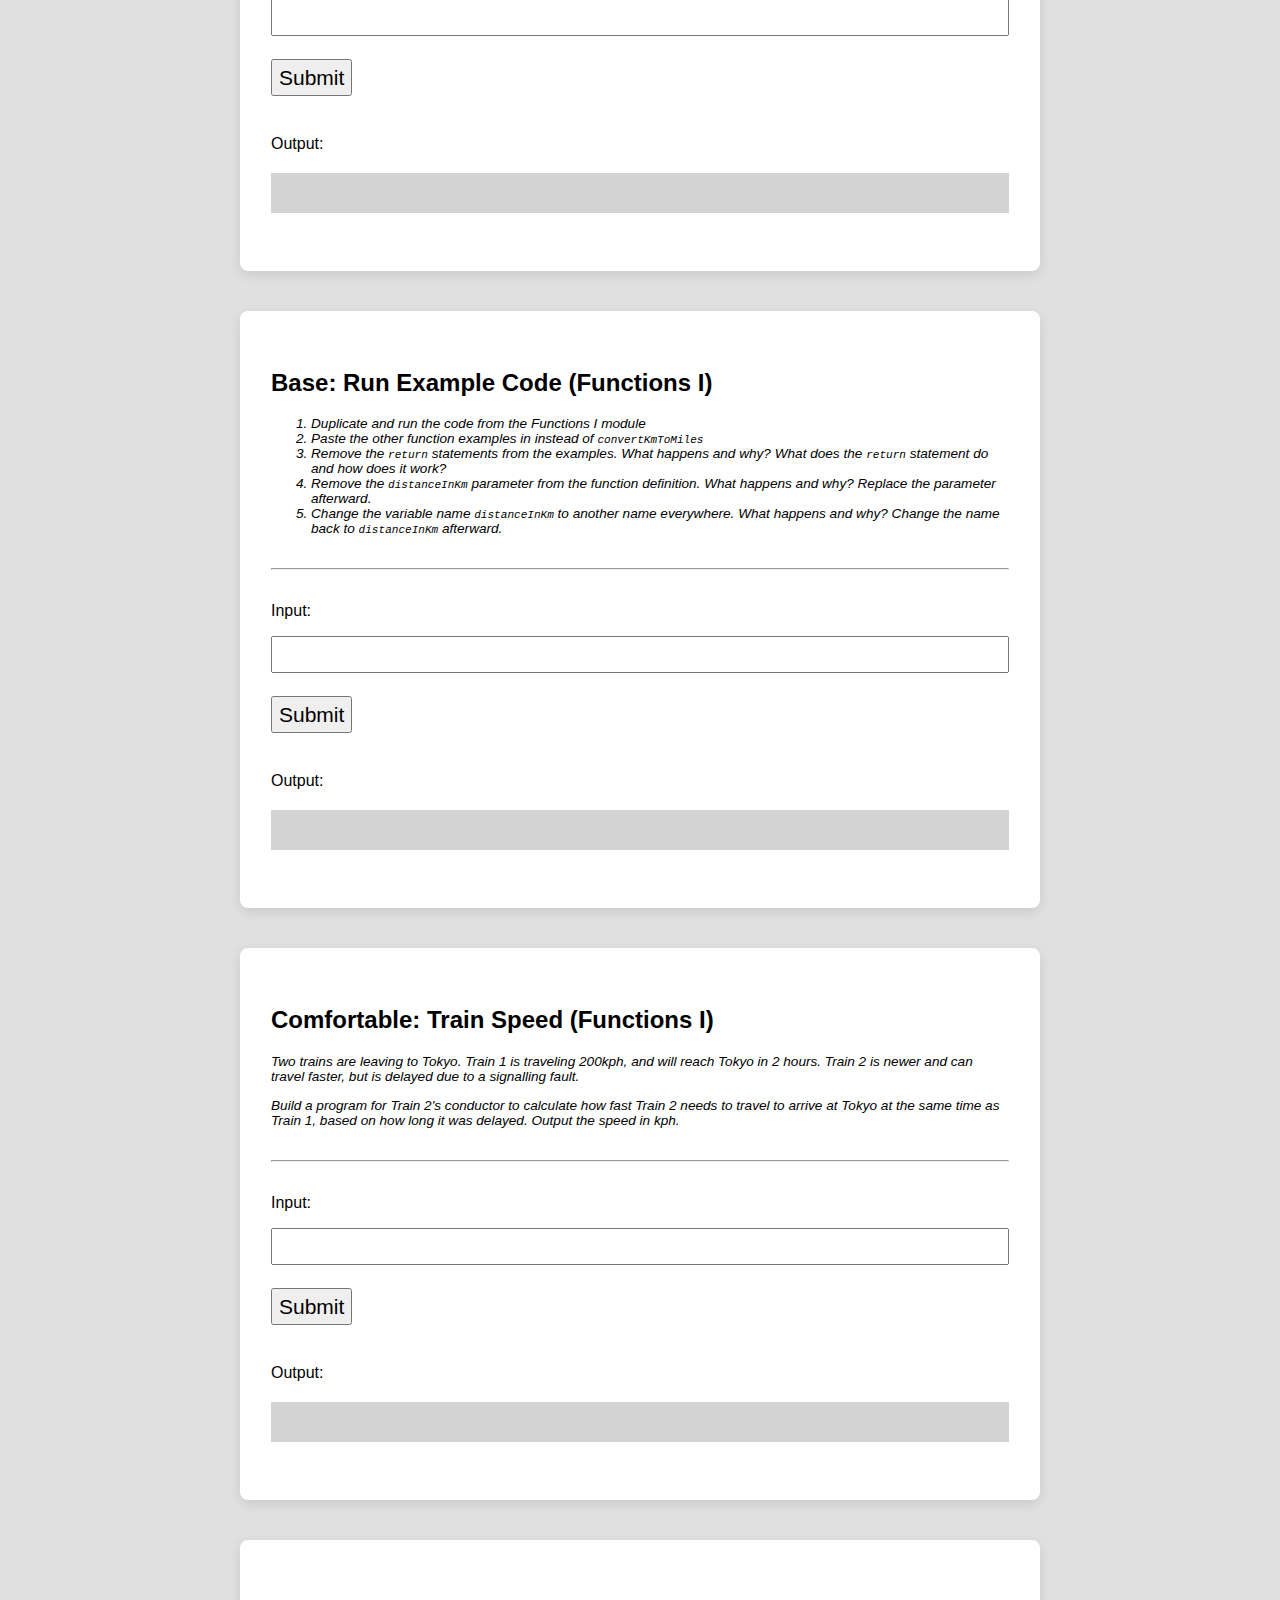
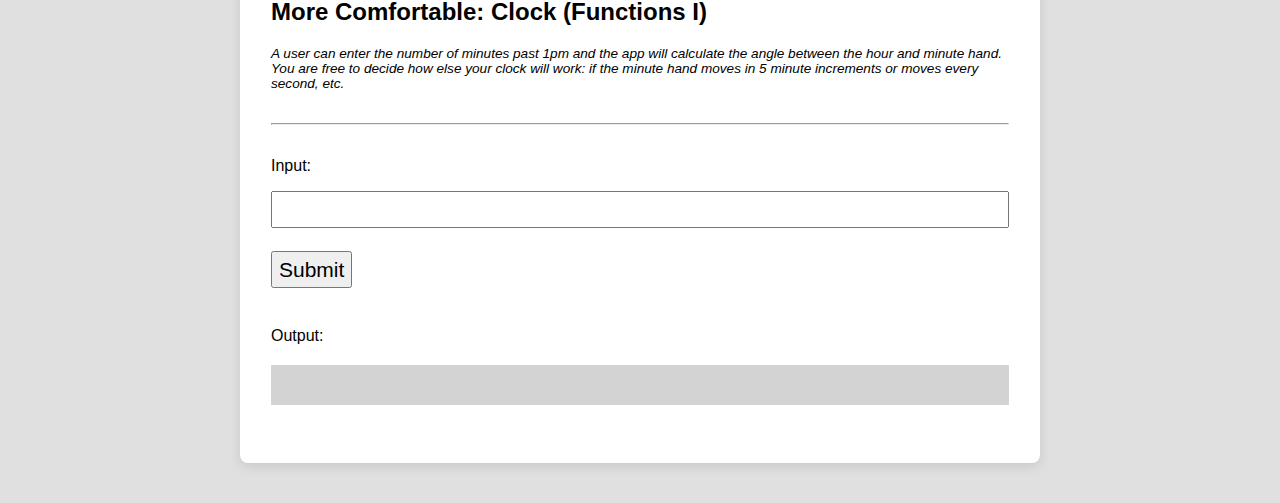
<file: day01-data-manipulation-and-functions/pre-class/index.html>
<!--  All HTML files begin with the following line: -->
<!DOCTYPE html>
<!-- This indicates that the rest of the lines that follow are to be interpreted as HTML. It tells the browser about what document type to expect. -->

<!-- All text enclosed in angled brackets are known as HTML element tags. There are usually, but not always, starting and closing element "tags", each representing a HTML element.
The <html> element is known as the root element of a HTML page. All other elements are encased within it. -->
<html>
  <!-- The <head> element contains meta information about the HTML page, information that is not rendered or displayed by the browser -->
  <head>
    <!-- The meta tag defines meta information in the HTML document. In this case, we are defining the charset. UTF-8 allows us to use emojis in the CodeSandbox environment -->
    <meta charset="UTF-8" />
    <!-- The <title> element specifies a title for the HTML page (which is shown in the browser's title bar or in the page's tab) and is the default name given to a bookmark of a webpage. -->
    <title>Basics</title>
    <!-- The <link> element specifies a relationship between this HTML page and an external resource, namely the styles.css file here. For the syntax '../../' in '../../styles.css', we are referring to the styles.css file (in the main directory) found 2 folders above the current one. In this case, we are linking a stylesheet which is a CSS file containing information relating to the layout and style of the webpage. The syntax within the styles.css file is also referred to as CSS - Cascading Style Sheets. -->
    <link rel="stylesheet" href="../../styles.css" />
  </head>

  <!-- The <body> element defines the document's body, and is a container for all the visible contents that will be rendered by the browser.  -->
  <body>
    <!-- The <nav> tag semantically defines a set of navigation links. It doesn't have many properties different from a <div>, and exists purely for semantic naming. -->
    <nav>
      <!-- The <ul> tag represents an unordered list, where items in the list are rendered on a vertical bulleted list. While we are listing the days of the exercises on this navbar, we are positioning them horizontally without the bullets. This is done using CSS, and you can preview the syntax in styles.css (do a search for "nav ul"). -->
      <ul>
        <li>
          <!-- An <a> tag defines a hyperlink, linking one page to another. The page to link to will be added to the "href" property of the tag. -->
          <a href="../../index.html">Home</a>
        </li>
        <li>
          <!-- An <a> tag defines a hyperlink, linking one page to another. The page to link to will be added to the "href" property of the tag. -->
          <a
            href="../../day01-data-manipulation-and-functions/in-class/index.html"
            >Day 1</a
          >
        </li>
        <li>
          <a
            href="../../day02-if-statements-boolean-operators/in-class/index.html"
            >Day 2</a
          >
        </li>
        <li>
          <a href="../../day03-program-state/in-class/index.html">Day 3</a>
        </li>
        <li>
          <a href="../../day04-loops/in-class/index.html">Day 4</a>
        </li>
        <li>
          <a href="../../day05-mad-libs/in-class/index.html">Day 5</a>
        </li>
        <li>
          <a href="../../day07-moar-cards/in-class/index.html">Day 7</a>
        </li>
        <li class="project">
          <a href="../../project3-blackjack/index.html">Blackjack</a>
        </li>
        <li class="project">
          <a href="../../project2-beat-that/index.html">Beat That!</a>
        </li>
        <li class="project">
          <a href="../../project1-sps/index.html">Scissors Paper Stone</a>
        </li>
      </ul>
    </nav>
    <!-- The <h1> element defines a large heading. There are 6 pre-set header elements, <h1> to <h6> -->
    <h1 id="header">🚀 Basics Day 1: Pre-Class Exercises 🚀</h1>
    <div class="flex justify-content-center">
      <div class="button-group">
        <a href="../pre-class/index.html" class="active button-group-button"
          >Pre-Class</a
        >
        <a href="../in-class/index.html" class="button-group-button"
          >In-Class</a
        >
      </div>
    </div>
    <!-- The <hr> tag represents a horizontal rule. It is used if you want to add line dividers across your page. -->
    <hr />
    <!-- The <div> tag defines a division or a section in an HTML document, and is commonly use as a "container" for nested HTML elements. -->
    <div class="container">
      <h2>Default Template (Our First Program)</h2>
      <!-- The <p> tag defines a paragraph element. -->
      <p>Input:</p>
      <!-- The self-closing <input /> tag represents a field for a user to enter input. -->
      <input id="input-field" />
      <!-- The self-closing <br /> tag represents a line break - a line's worth of spacing before dispalying the next element. -->
      <br />
      <!-- The <button> tag represents.. you guessed it! a button. -->
      <button id="submit-button">Submit</button>
      <p>Output:</p>
      <div class="output-div" id="output-div"></div>
    </div>
    <!-- The <div> tag defines a division or a section in an HTML document, and is commonly use as a "container" for nested HTML elements. -->
    <div class="container">
      <h2>Greeting Program (Our First Program)</h2>
      <div class="instructions-text">
        <p>
          We will now create a program with purpose. The user will type their
          name, and we will use the name to greet them. To do this we'll take
          input and combine it with other strings to generate output.
        </p>
        <p>
          Change your program output to a different message. Make it longer. You
          can even use <code>input</code> more than once, for example, "Hello,
          Susan! Wow, Susan is a great name. Reminds me of this movie star..."
        </p>
      </div>
      <!-- The <hr> tag represents a horizontal rule. It is used if you want to add line dividers across your page. -->
      <hr />
      <!-- The <p> tag defines a paragraph element. -->
      <p>Input:</p>
      <!-- The self-closing <input /> tag represents a field for a user to enter input. -->
      <input id="greeting-input-field" />
      <!-- The self-closing <br /> tag represents a line break - a line's worth of spacing before dispalying the next element. -->
      <br />
      <!-- The <button> tag represents.. you guessed it! a button. -->
      <button id="greeting-submit-button">Submit</button>
      <p>Output:</p>
      <div class="output-div" id="greeting-output-div"></div>
    </div>
    <!-- The <div> tag defines a division or a section in an HTML document, and is commonly use as a "container" for nested HTML elements. -->
    <div class="container">
      <h2>Metric Conversion Program (Our First Program)</h2>
      <div class="instructions-text">
        <p>
          Let's incorporate math operations. The user will now enter a distance
          in kilometres and the program will output the distance in miles. 1 km
          equals 0.62 miles.
        </p>
        <p>
          Change <code>myOutputValue</code> to see the calculation on screen.
        </p>
        <p>
          Try changing <code>distanceInKm</code> to see new conversions. To let
          the user input distances, assign the value of <code>input</code> to
          <code>distanceInKm</code>.
        </p>
      </div>
      <!-- The <hr> tag represents a horizontal rule. It is used if you want to add line dividers across your page. -->
      <hr />
      <!-- The <p> tag defines a paragraph element. -->
      <p>Input:</p>
      <!-- The self-closing <input /> tag represents a field for a user to enter input. -->
      <input id="metric-input-field" />
      <!-- The self-closing <br /> tag represents a line break - a line's worth of spacing before dispalying the next element. -->
      <br />
      <!-- The <button> tag represents.. you guessed it! a button. -->
      <button id="metric-submit-button">Submit</button>
      <p>Output:</p>
      <div class="output-div" id="metric-output-div"></div>
    </div>
    <!-- The <div> tag defines a division or a section in an HTML document, and is commonly use as a "container" for nested HTML elements. -->
    <div class="container">
      <h2>Base: Run Example Code (Functions I)</h2>
      <div class="instructions-text">
        <!-- The <ol> tag represents an ordered list, where items in the list can be ordered numerically. -->
        <ol>
          <!-- The <li> tag represents a list item, which has to be contained in an ordered list (<ol>) or an unordered list (<ul>). -->
          <li>Duplicate and run the code from the Functions I module</li>
          <li>
            Paste the other function examples in instead of
            <code>convertKmToMiles</code>
          </li>
          <li>
            Remove the <code>return</code> statements from the examples. What
            happens and why? What does the <code>return</code> statement do and
            how does it work?
          </li>
          <li>
            Remove the <code>distanceInKm</code> parameter from the function
            definition. What happens and why? Replace the parameter afterward.
          </li>
          <li>
            Change the variable name <code>distanceInKm</code> to another name
            everywhere. What happens and why? Change the name back to
            <code>distanceInKm</code> afterward.
          </li>
        </ol>
      </div>
      <!-- The <hr> tag represents a horizontal rule. It is used if you want to add line dividers across your page. -->
      <hr />
      <!-- The <p> tag defines a paragraph element. -->
      <p>Input:</p>
      <!-- The self-closing <input /> tag represents a field for a user to enter input. -->
      <input id="functions-example-input-field" />
      <!-- The self-closing <br /> tag represents a line break - a line's worth of spacing before dispalying the next element. -->
      <br />
      <!-- The <button> tag represents.. you guessed it! a button. -->
      <button id="functions-example-submit-button">Submit</button>
      <p>Output:</p>
      <div class="output-div" id="functions-example-output-div"></div>
    </div>
    <div class="container">
      <h2>Comfortable: Train Speed (Functions I)</h2>
      <div class="instructions-text">
        <p>
          Two trains are leaving to Tokyo. Train 1 is traveling 200kph, and will
          reach Tokyo in 2 hours. Train 2 is newer and can travel faster, but is
          delayed due to a signalling fault.
        </p>
        <p>
          Build a program for Train 2's conductor to calculate how fast Train 2
          needs to travel to arrive at Tokyo at the same time as Train 1, based
          on how long it was delayed. Output the speed in kph.
        </p>
      </div>
      <!-- The <hr> tag represents a horizontal rule. It is used if you want to add line dividers across your page. -->
      <hr />
      <!-- The <p> tag defines a paragraph element. -->
      <p>Input:</p>
      <!-- The self-closing <input /> tag represents a field for a user to enter input. -->
      <input id="train-speed-input-field" />
      <!-- The self-closing <br /> tag represents a line break - a line's worth of spacing before dispalying the next element. -->
      <br />
      <!-- The <button> tag represents.. you guessed it! a button. -->
      <button id="train-speed-submit-button">Submit</button>
      <p>Output:</p>
      <div class="output-div" id="train-speed-output-div"></div>
    </div>
    <div class="container">
      <h2>More Comfortable: Clock (Functions I)</h2>
      <div class="instructions-text">
        <p>
          A user can enter the number of minutes past 1pm and the app will
          calculate the angle between the hour and minute hand. You are free to
          decide how else your clock will work: if the minute hand moves in 5
          minute increments or moves every second, etc.
        </p>
      </div>
      <!-- The <hr> tag represents a horizontal rule. It is used if you want to add line dividers across your page. -->
      <hr />
      <!-- The <p> tag defines a paragraph element. -->
      <p>Input:</p>
      <!-- The self-closing <input /> tag represents a field for a user to enter input. -->
      <input id="clock-input-field" />
      <!-- The self-closing <br /> tag represents a line break - a line's worth of spacing before dispalying the next element. -->
      <br />
      <!-- The <button> tag represents.. you guessed it! a button. -->
      <button id="clock-submit-button">Submit</button>
      <p>Output:</p>
      <div class="output-div" id="clock-output-div"></div>
    </div>
    <!-- Everything below this is incorporating JavaScript programming logic into the webpage. -->
    <!-- The script tag encloses JavaScript syntax for the browser to interpret programtically -->
    <!-- The following line imports all code written in the script.js file -->
    <script src="script.js"></script>
    <!-- Define button click functionality -->
    <script>
      // Declare and define variables that represents the Submit Button for each exercise
      var button = document.querySelector("#submit-button");
      var greetingButton = document.querySelector("#greeting-submit-button");
      var metricButton = document.querySelector("#metric-submit-button");
      var functionsExampleButton = document.querySelector(
        "#functions-example-submit-button"
      );
      var trainSpeedButton = document.querySelector(
        "#train-speed-submit-button"
      );
      var clockButton = document.querySelector("#clock-submit-button");

      // When the submit button is clicked, access the text entered by the user in the input field
      // And pass it as an input parameter to the main function as defined in script.js
      button.addEventListener("click", function () {
        // Set result to input value
        var input = document.querySelector("#input-field");
        // Store the output of main() in a new variable
        var result = main(input.value);

        // Display result in output element
        var output = document.querySelector("#output-div");
        output.innerHTML = result;

        // Reset input value
        input.value = "";
      });

      greetingButton.addEventListener("click", function () {
        // Set result to input value
        var input = document.querySelector("#greeting-input-field");
        // Store the output of the main function in a new variable
        var result = greetingMain(input.value);

        // Display result in output element
        var output = document.querySelector("#greeting-output-div");
        output.innerHTML = result;

        // Reset input value
        input.value = "";
      });

      metricButton.addEventListener("click", function () {
        // Set result to input value
        var input = document.querySelector("#metric-input-field");
        // Store the output of the main function in a new variable
        var result = metricMain(input.value);

        // Display result in output element
        var output = document.querySelector("#metric-output-div");
        output.innerHTML = result;

        // Reset input value
        input.value = "";
      });

      functionsExampleButton.addEventListener("click", function () {
        // Set result to input value
        var input = document.querySelector("#functions-example-input-field");
        // Store the output of the main function in a new variable
        var result = functionsExampleMain(input.value);

        // Display result in output element
        var output = document.querySelector("#functions-example-output-div");
        output.innerHTML = result;

        // Reset input value
        input.value = "";
      });

      trainSpeedButton.addEventListener("click", function () {
        // Set result to input value
        var input = document.querySelector("#train-speed-input-field");
        // Store the output of the main function in a new variable
        var result = trainSpeedMain(input.value);

        // Display result in output element
        var output = document.querySelector("#train-speed-output-div");
        output.innerHTML = result;

        // Reset input value
        input.value = "";
      });

      clockButton.addEventListener("click", function () {
        // Set result to input value
        var input = document.querySelector("#clock-input-field");
        // Store the output of the main function in a new variable
        var result = clockMain(input.value);

        // Display result in output element
        var output = document.querySelector("#clock-output-div");
        output.innerHTML = result;

        // Reset input value
        input.value = "";
      });
    </script>
  </body>
</html>
</file>
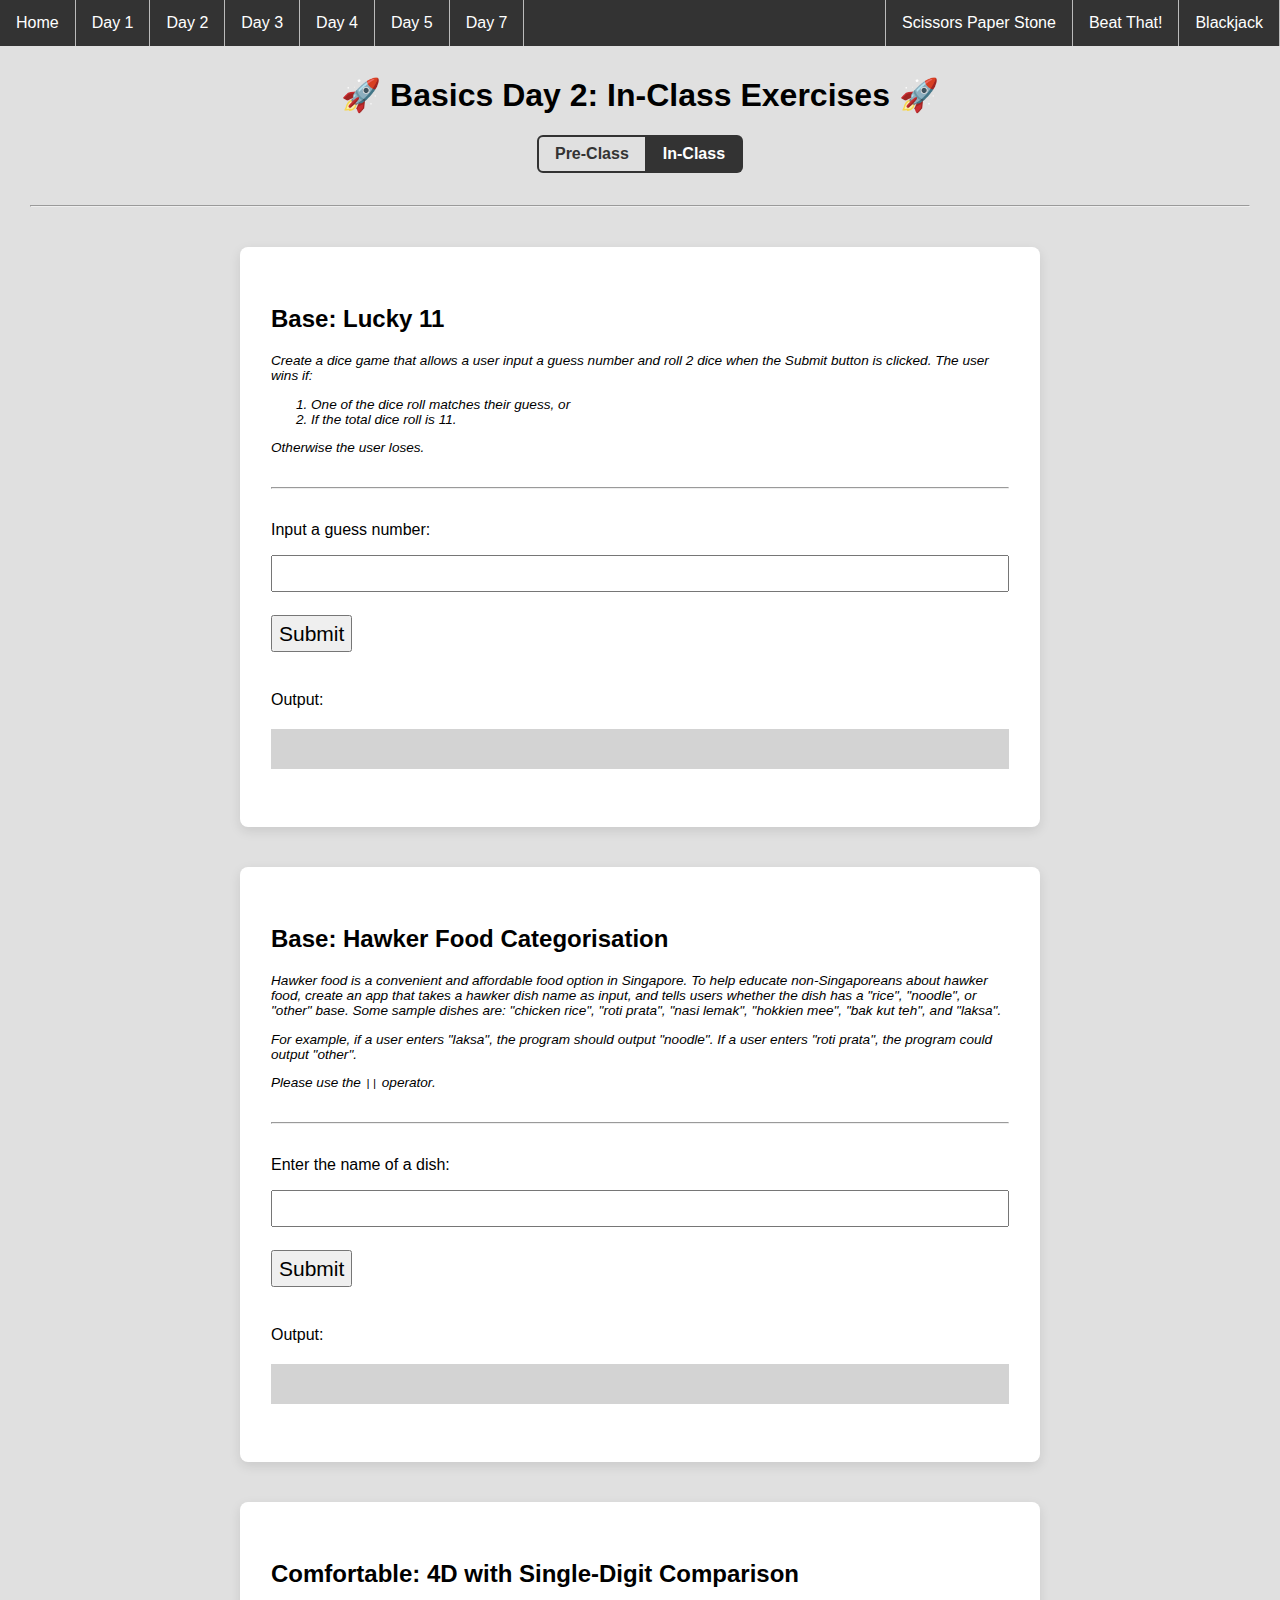
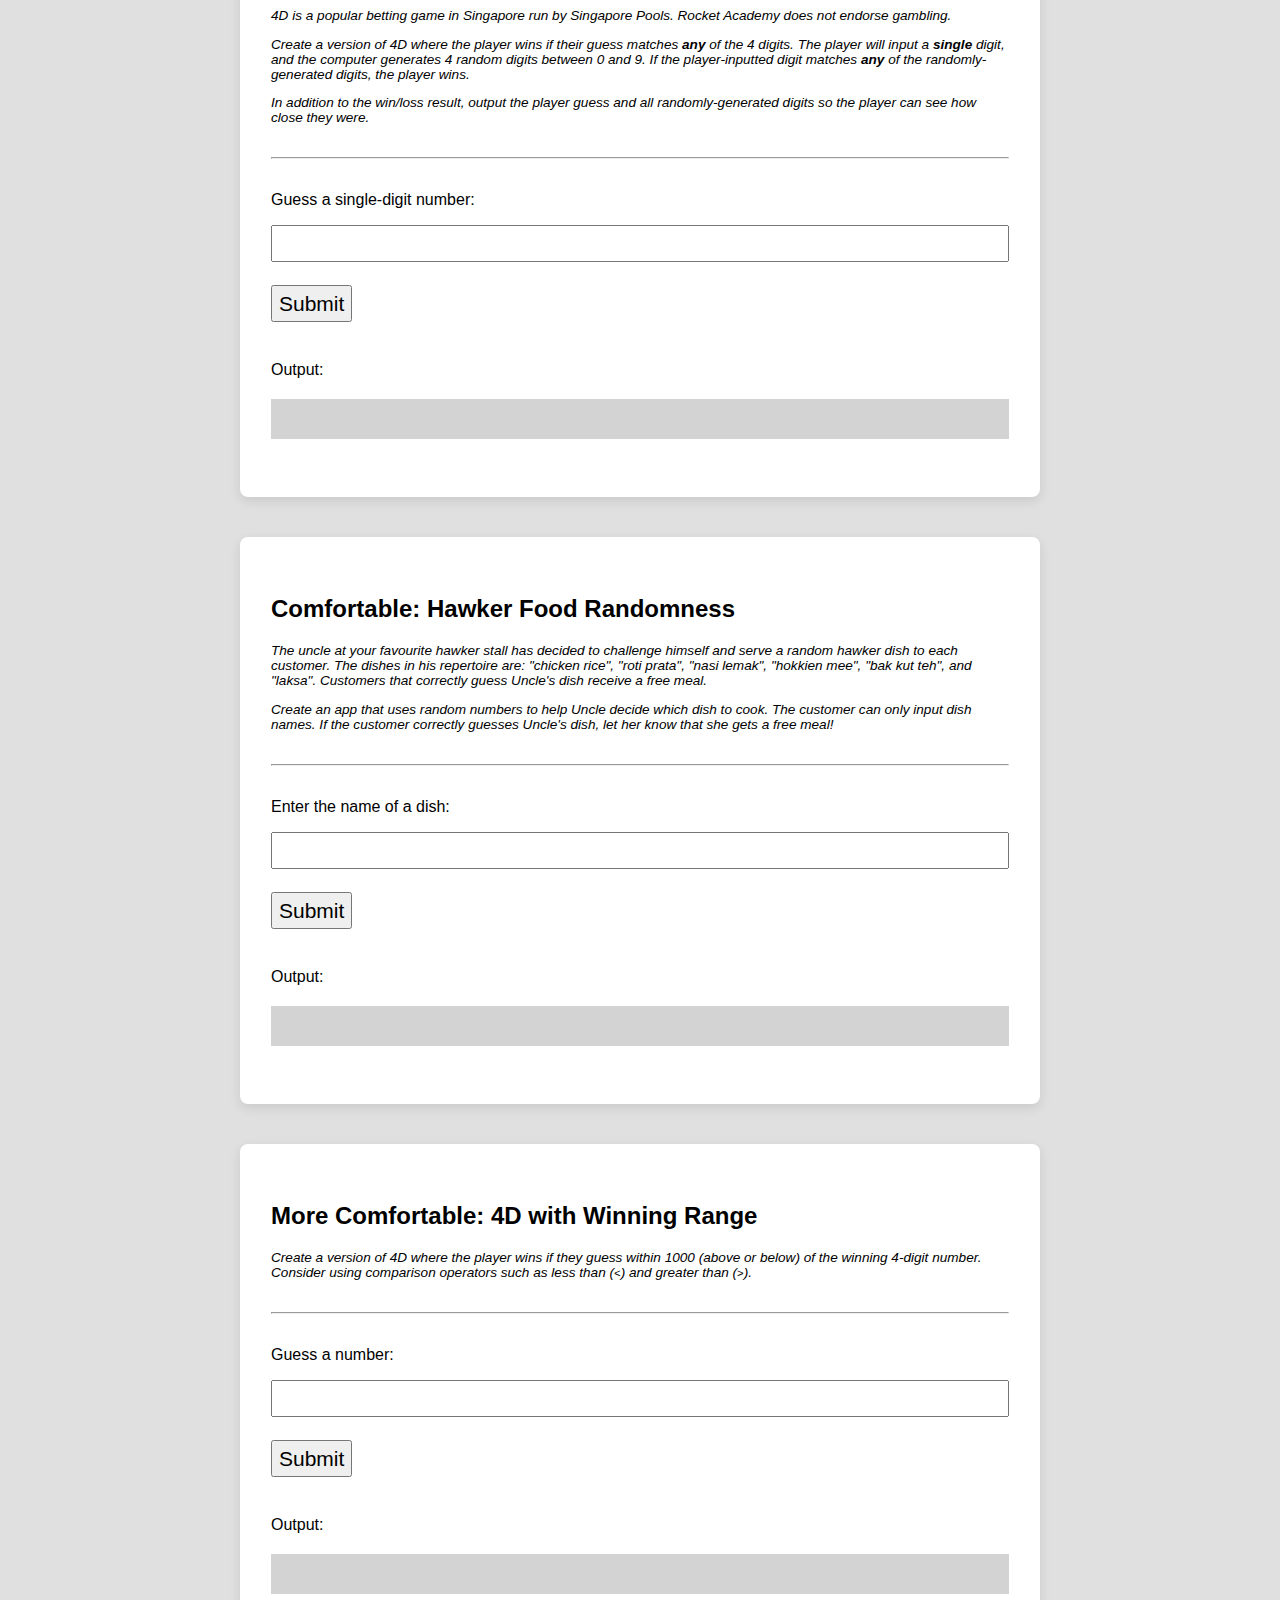
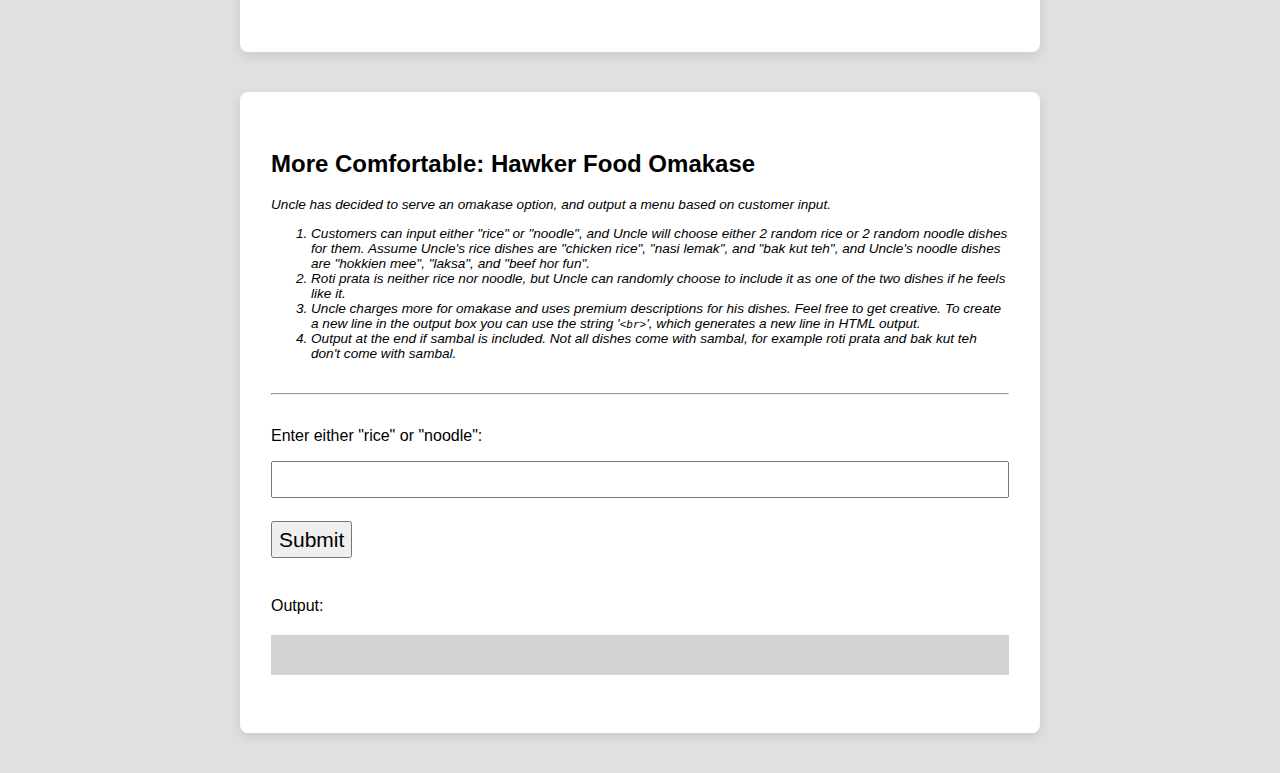
<file: day02-if-statements-boolean-operators/in-class/index.html>
<!--  All HTML files begin with the following line: -->
<!DOCTYPE html>
<!-- This indicates that the rest of the lines that follow are to be interpreted as HTML. It tells the browser about what document type to expect. -->

<!-- All text enclosed in angled brackets are known as HTML element tags. There are usually, but not always, starting and closing element "tags", each representing a HTML element.
The <html> element is known as the root element of a HTML page. All other elements are encased within it. -->
<html>
  <!-- The <head> element contains meta information about the HTML page, information that is not rendered or displayed by the browser -->
  <head>
    <!-- The meta tag defines meta information in the HTML document. In this case, we are defining the charset. UTF-8 allows us to use emojis in the CodeSandbox environment -->
    <meta charset="UTF-8" />
    <!-- The <title> element specifies a title for the HTML page (which is shown in the browser's title bar or in the page's tab) and is the default name given to a bookmark of a webpage. -->
    <title>Basics</title>
    <!-- The <link> element specifies a relationship between this HTML page and an external resource, namely the styles.css file here. For the syntax '../../' in '../../styles.css', we are referring to the styles.css file (in the main directory) found 2 folders above the current one. In this case, we are linking a stylesheet which is a CSS file containing information relating to the layout and style of the webpage. The syntax within the styles.css file is also referred to as CSS - Cascading Style Sheets. -->
    <link rel="stylesheet" href="../../styles.css" />
  </head>

  <!-- The <body> element defines the document's body, and is a container for all the visible contents that will be rendered by the browser.  -->
  <body>
    <!-- The <nav> tag semantically defines a set of navigation links. It doesn't have many properties different from a <div>, and exists purely for semantic naming. -->
    <nav>
      <!-- The <ul> tag represents an unordered list, where items in the list are rendered on a vertical bulleted list. While we are listing the days of the exercises on this navbar, we are positioning them horizontally without the bullets. This is done using CSS, and you can preview the syntax in styles.css (do a search for "nav ul"). -->
      <ul>
        <li>
          <!-- An <a> tag defines a hyperlink, linking one page to another. The page to link to will be added to the "href" property of the tag. -->
          <a href="../../index.html">Home</a>
        </li>
        <li>
          <!-- An <a> tag defines a hyperlink, linking one page to another. The page to link to will be added to the "href" property of the tag. -->
          <a
            href="../../day01-data-manipulation-and-functions/in-class/index.html"
            >Day 1</a
          >
        </li>
        <li>
          <a
            href="../../day02-if-statements-boolean-operators/in-class/index.html"
            >Day 2</a
          >
        </li>
        <li>
          <a href="../../day03-program-state/in-class/index.html">Day 3</a>
        </li>
        <li>
          <a href="../../day04-loops/in-class/index.html">Day 4</a>
        </li>
        <li>
          <a href="../../day05-mad-libs/in-class/index.html">Day 5</a>
        </li>
        <li>
          <a href="../../day07-moar-cards/in-class/index.html">Day 7</a>
        </li>
        <li class="project">
          <a href="../../project3-blackjack/index.html">Blackjack</a>
        </li>
        <li class="project">
          <a href="../../project2-beat-that/index.html">Beat That!</a>
        </li>
        <li class="project">
          <a href="../../project1-sps/index.html">Scissors Paper Stone</a>
        </li>
      </ul>
    </nav>
    <!-- The <h1> element defines a large heading. There are 6 pre-set header elements, <h1> to <h6> -->
    <h1 id="header">🚀 Basics Day 2: In-Class Exercises 🚀</h1>
    <div class="flex justify-content-center">
      <div class="button-group">
        <a href="../pre-class/index.html" class="button-group-button"
          >Pre-Class</a
        >
        <a href="../in-class/index.html" class="active button-group-button"
          >In-Class</a
        >
      </div>
    </div>
    <!-- The <hr> tag represents a horizontal rule. It is used if you want to add line dividers across your page. -->
    <hr />
    <!-- The <div> tag defines a division or a section in an HTML document, and is commonly use as a "container" for nested HTML elements. -->
    <div class="container">
      <h2>Base: Lucky 11</h2>
      <div class="instructions-text">
        <p>
          Create a dice game that allows a user input a guess number and roll 2
          dice when the Submit button is clicked. The user wins if:
        </p>
        <!-- The <ol> tag represents an ordered list, where items in the list can be ordered numerically. -->
        <ol>
          <!-- The <li> tag represents a list item, which has to be contained in an ordered list (<ol>) or an unordered list (<ul>). -->
          <li>One of the dice roll matches their guess, or</li>
          <li>If the total dice roll is 11.</li>
        </ol>
        <p>Otherwise the user loses.</p>
      </div>
      <!-- The <hr> tag represents a horizontal rule. It is used if you want to add line dividers across your page. -->
      <hr />
      <!-- The <p> tag defines a paragraph element. -->
      <p>Input a guess number:</p>
      <!-- The self-closing <input /> tag represents a field for a user to enter input. -->
      <input id="lucky-11-input-field" />
      <!-- The self-closing <br /> tag represents a line break - a line's worth of spacing before dispalying the next element. -->
      <br />
      <!-- The <button> tag represents.. you guessed it! a button. -->
      <button id="lucky-11-submit-button">Submit</button>
      <p>Output:</p>
      <div class="output-div" id="lucky-11-output-div"></div>
    </div>
    <!-- The <div> tag defines a division or a section in an HTML document, and is commonly use as a "container" for nested HTML elements. -->
    <div class="container">
      <h2>Base: Hawker Food Categorisation</h2>
      <div class="instructions-text">
        <p>
          Hawker food is a convenient and affordable food option in Singapore.
          To help educate non-Singaporeans about hawker food, create an app that
          takes a hawker dish name as input, and tells users whether the dish
          has a "rice", "noodle", or "other" base. Some sample dishes are:
          "chicken rice", "roti prata", "nasi lemak", "hokkien mee", "bak kut
          teh", and "laksa".
        </p>
        <p>
          For example, if a user enters "laksa", the program should output
          "noodle". If a user enters "roti prata", the program could output
          "other".
        </p>
        <p>Please use the <code>||</code> operator.</p>
      </div>
      <!-- The <hr> tag represents a horizontal rule. It is used if you want to add line dividers across your page. -->
      <hr />
      <!-- The <p> tag defines a paragraph element. -->
      <p>Enter the name of a dish:</p>
      <!-- The self-closing <input /> tag represents a field for a user to enter input. -->
      <input id="hawker-food-categorisation-input-field" />
      <!-- The self-closing <br /> tag represents a line break - a line's worth of spacing before dispalying the next element. -->
      <br />
      <!-- The <button> tag represents.. you guessed it! a button. -->
      <button id="hawker-food-categorisation-submit-button">Submit</button>
      <p>Output:</p>
      <div class="output-div" id="hawker-food-categorisation-output-div"></div>
    </div>
    <!-- The <div> tag defines a division or a section in an HTML document, and is commonly use as a "container" for nested HTML elements. -->
    <div class="container">
      <h2>Comfortable: 4D with Single-Digit Comparison</h2>
      <div class="instructions-text">
        <p>
          4D is a popular betting game in Singapore run by Singapore Pools.
          Rocket Academy does not endorse gambling.
        </p>
        <p>
          Create a version of 4D where the player wins if their guess matches
          <strong>any</strong> of the 4 digits. The player will input a
          <strong>single</strong> digit, and the computer generates 4 random
          digits between 0 and 9. If the player-inputted digit matches
          <strong>any</strong> of the randomly-generated digits, the player
          wins.
        </p>
        <p>
          In addition to the win/loss result, output the player guess and all
          randomly-generated digits so the player can see how close they were.
        </p>
      </div>
      <!-- The <hr> tag represents a horizontal rule. It is used if you want to add line dividers across your page. -->
      <hr />
      <!-- The <p> tag defines a paragraph element. -->
      <p>Guess a single-digit number:</p>
      <!-- The self-closing <input /> tag represents a field for a user to enter input. -->
      <input id="four-d-single-digit-input-field" />
      <!-- The self-closing <br /> tag represents a line break - a line's worth of spacing before dispalying the next element. -->
      <br />
      <!-- The <button> tag represents.. you guessed it! a button. -->
      <button id="four-d-single-digit-submit-button">Submit</button>
      <p>Output:</p>
      <div class="output-div" id="four-d-single-digit-output-div"></div>
    </div>
    <!-- The <div> tag defines a division or a section in an HTML document, and is commonly use as a "container" for nested HTML elements. -->
    <div class="container">
      <h2>Comfortable: Hawker Food Randomness</h2>
      <div class="instructions-text">
        <p>
          The uncle at your favourite hawker stall has decided to challenge
          himself and serve a random hawker dish to each customer. The dishes in
          his repertoire are: "chicken rice", "roti prata", "nasi lemak",
          "hokkien mee", "bak kut teh", and "laksa". Customers that correctly
          guess Uncle's dish receive a free meal.
        </p>
        <p>
          Create an app that uses random numbers to help Uncle decide which dish
          to cook. The customer can only input dish names. If the customer
          correctly guesses Uncle's dish, let her know that she gets a free
          meal!
        </p>
      </div>
      <!-- The <hr> tag represents a horizontal rule. It is used if you want to add line dividers across your page. -->
      <hr />
      <!-- The <p> tag defines a paragraph element. -->
      <p>Enter the name of a dish:</p>
      <!-- The self-closing <input /> tag represents a field for a user to enter input. -->
      <input id="hawker-food-randomness-input-field" />
      <!-- The self-closing <br /> tag represents a line break - a line's worth of spacing before dispalying the next element. -->
      <br />
      <!-- The <button> tag represents.. you guessed it! a button. -->
      <button id="hawker-food-randomness-submit-button">Submit</button>
      <p>Output:</p>
      <div class="output-div" id="hawker-food-randomness-output-div"></div>
    </div>
    <!-- The <div> tag defines a division or a section in an HTML document, and is commonly use as a "container" for nested HTML elements. -->
    <div class="container">
      <h2>More Comfortable: 4D with Winning Range</h2>
      <div class="instructions-text">
        <p>
          Create a version of 4D where the player wins if they guess within 1000
          (above or below) of the winning 4-digit number. Consider using
          comparison operators such as less than (<code>&lt;</code>) and greater
          than (<code>&gt;</code>).
        </p>
      </div>
      <!-- The <hr> tag represents a horizontal rule. It is used if you want to add line dividers across your page. -->
      <hr />
      <!-- The <p> tag defines a paragraph element. -->
      <p>Guess a number:</p>
      <!-- The self-closing <input /> tag represents a field for a user to enter input. -->
      <input id="four-d-winning-range-input-field" />
      <!-- The self-closing <br /> tag represents a line break - a line's worth of spacing before dispalying the next element. -->
      <br />
      <!-- The <button> tag represents.. you guessed it! a button. -->
      <button id="four-d-winning-range-submit-button">Submit</button>
      <p>Output:</p>
      <div class="output-div" id="four-d-winning-range-output-div"></div>
    </div>
    <!-- The <div> tag defines a division or a section in an HTML document, and is commonly use as a "container" for nested HTML elements. -->
    <div class="container">
      <h2>More Comfortable: Hawker Food Omakase</h2>
      <div class="instructions-text">
        <p>
          Uncle has decided to serve an omakase option, and output a menu based
          on customer input.
        </p>
        <!-- The <ol> tag represents an ordered list, where items in the list can be ordered numerically. -->
        <ol>
          <!-- The <li> tag represents a list item, which has to be contained in an ordered list (<ol>) or an unordered list (<ul>). -->
          <li>
            Customers can input either "rice" or "noodle", and Uncle will choose
            either 2 random rice or 2 random noodle dishes for them. Assume
            Uncle's rice dishes are "chicken rice", "nasi lemak", and "bak kut
            teh", and Uncle's noodle dishes are "hokkien mee", "laksa", and
            "beef hor fun".
          </li>
          <li>
            Roti prata is neither rice nor noodle, but Uncle can randomly choose
            to include it as one of the two dishes if he feels like it.
          </li>
          <li>
            Uncle charges more for omakase and uses premium descriptions for his
            dishes. Feel free to get creative. To create a new line in the
            output box you can use the string '<code>&lt;br&gt;</code>', which
            generates a new line in HTML output.
          </li>
          <li>
            Output at the end if sambal is included. Not all dishes come with
            sambal, for example roti prata and bak kut teh don't come with
            sambal.
          </li>
        </ol>
      </div>
      <!-- The <hr> tag represents a horizontal rule. It is used if you want to add line dividers across your page. -->
      <hr />
      <!-- The <p> tag defines a paragraph element. -->
      <p>Enter either "rice" or "noodle":</p>
      <!-- The self-closing <input /> tag represents a field for a user to enter input. -->
      <input id="hawker-food-omakase-input-field" />
      <!-- The self-closing <br /> tag represents a line break - a line's worth of spacing before dispalying the next element. -->
      <br />
      <!-- The <button> tag represents.. you guessed it! a button. -->
      <button id="hawker-food-omakase-submit-button">Submit</button>
      <p>Output:</p>
      <div class="output-div" id="hawker-food-omakase-output-div"></div>
    </div>
    <!-- Everything below this is incorporating JavaScript programming logic into the webpage. -->
    <!-- The script tag encloses JavaScript syntax for the browser to interpret programtically -->
    <!-- The following line imports all code written in the script.js file -->
    <script src="script.js"></script>
    <!-- Define button click functionality -->
    <script>
      // Declare and define variables that represents the Submit Button for each exercise
      var lucky11Button = document.querySelector("#lucky-11-submit-button");
      var hawkerFoodCategorisationButton = document.querySelector(
        "#hawker-food-categorisation-submit-button"
      );
      var fourDSingleDigitButton = document.querySelector(
        "#four-d-single-digit-submit-button"
      );
      var hawkerFoodRandomnessButton = document.querySelector(
        "#hawker-food-randomness-submit-button"
      );
      var fourDWinningRangeButton = document.querySelector(
        "#four-d-winning-range-submit-button"
      );
      var hawkerFoodOmakaseButton = document.querySelector(
        "#hawker-food-omakase-submit-button"
      );

      // When the submit button is clicked, access the text entered by the user in the corresponding input field for the exercise
      // And pass it as an input parameter to the various main function(s) as defined in script.js
      lucky11Button.addEventListener("click", function () {
        // Set result to input value
        var input = document.querySelector("#lucky-11-input-field");
        // Store the output of the main function in a new variable
        var result = lucky11Main(input.value);

        // Display result in output element
        var output = document.querySelector("#lucky-11-output-div");
        output.innerHTML = result;

        // Reset input value
        input.value = "";
      });

      hawkerFoodCategorisationButton.addEventListener("click", function () {
        // Set result to input value
        var input = document.querySelector(
          "#hawker-food-categorisation-input-field"
        );
        // Store the output of the main function in a new variable
        var result = hawkerFoodCategorisationMain(input.value);

        // Display result in output element
        var output = document.querySelector(
          "#hawker-food-categorisation-output-div"
        );
        output.innerHTML = result;

        // Reset input value
        input.value = "";
      });

      fourDSingleDigitButton.addEventListener("click", function () {
        // Set result to input value
        var input = document.querySelector("#four-d-single-digit-input-field");
        // Store the output of the main function in a new variable
        var result = fourDSingleDigitMain(input.value);

        // Display result in output element
        var output = document.querySelector("#four-d-single-digit-output-div");
        output.innerHTML = result;

        // Reset input value
        input.value = "";
      });

      hawkerFoodRandomnessButton.addEventListener("click", function () {
        // Set result to input value
        var input = document.querySelector(
          "#hawker-food-randomness-input-field"
        );
        // Store the output of the main function in a new variable
        var result = hawkerFoodRandomnessMain(input.value);

        // Display result in output element
        var output = document.querySelector(
          "#hawker-food-randomness-output-div"
        );
        output.innerHTML = result;

        // Reset input value
        input.value = "";
      });

      fourDWinningRangeButton.addEventListener("click", function () {
        // Set result to input value
        var input = document.querySelector("#four-d-winning-range-input-field");
        // Store the output of the main function in a new variable
        var result = fourDWinningRangeMain(input.value);

        // Display result in output element
        var output = document.querySelector("#four-d-winning-range-output-div");
        output.innerHTML = result;

        // Reset input value
        input.value = "";
      });

      hawkerFoodOmakaseButton.addEventListener("click", function () {
        // Set result to input value
        var input = document.querySelector("#hawker-food-omakase-input-field");
        // Store the output of the main function in a new variable
        var result = hawkerFoodOmakaseMain(input.value);

        // Display result in output element
        var output = document.querySelector("#hawker-food-omakase-output-div");
        output.innerHTML = result;

        // Reset input value
        input.value = "";
      });
    </script>
  </body>
</html>
</file>
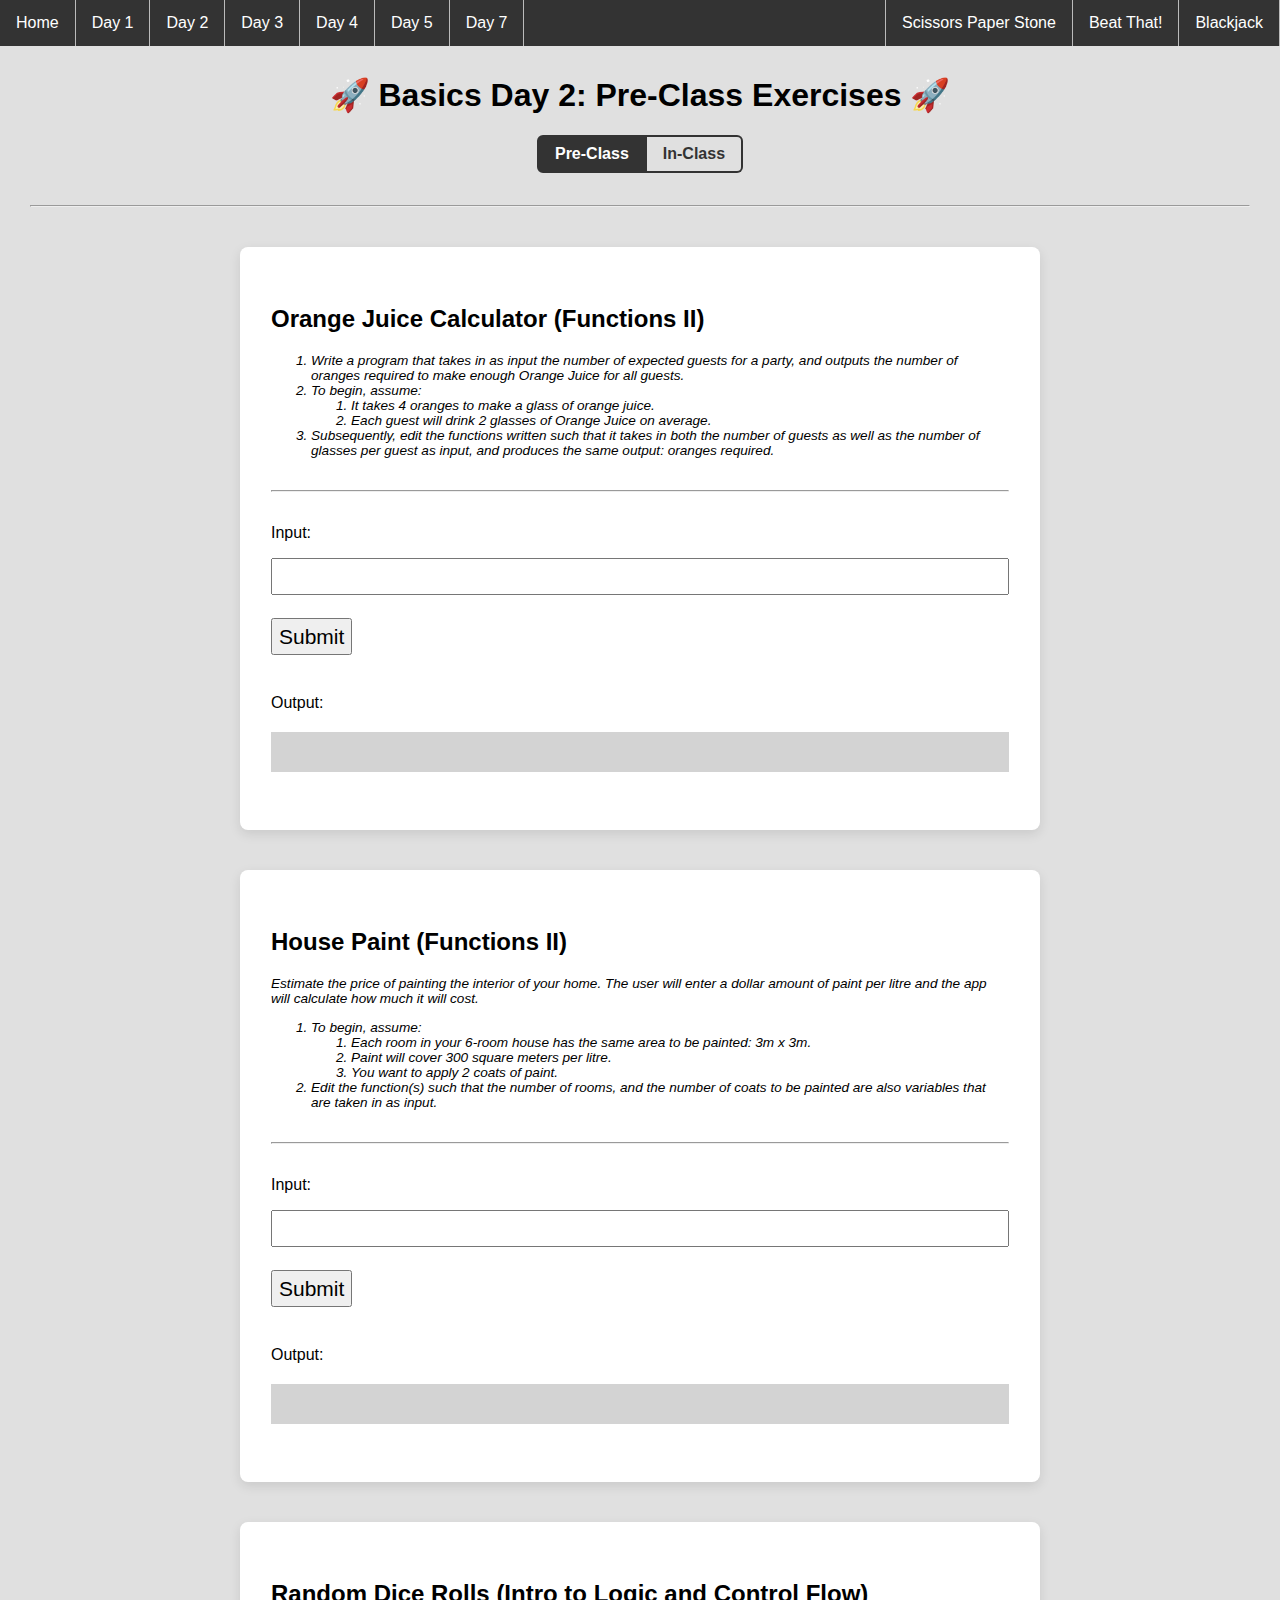
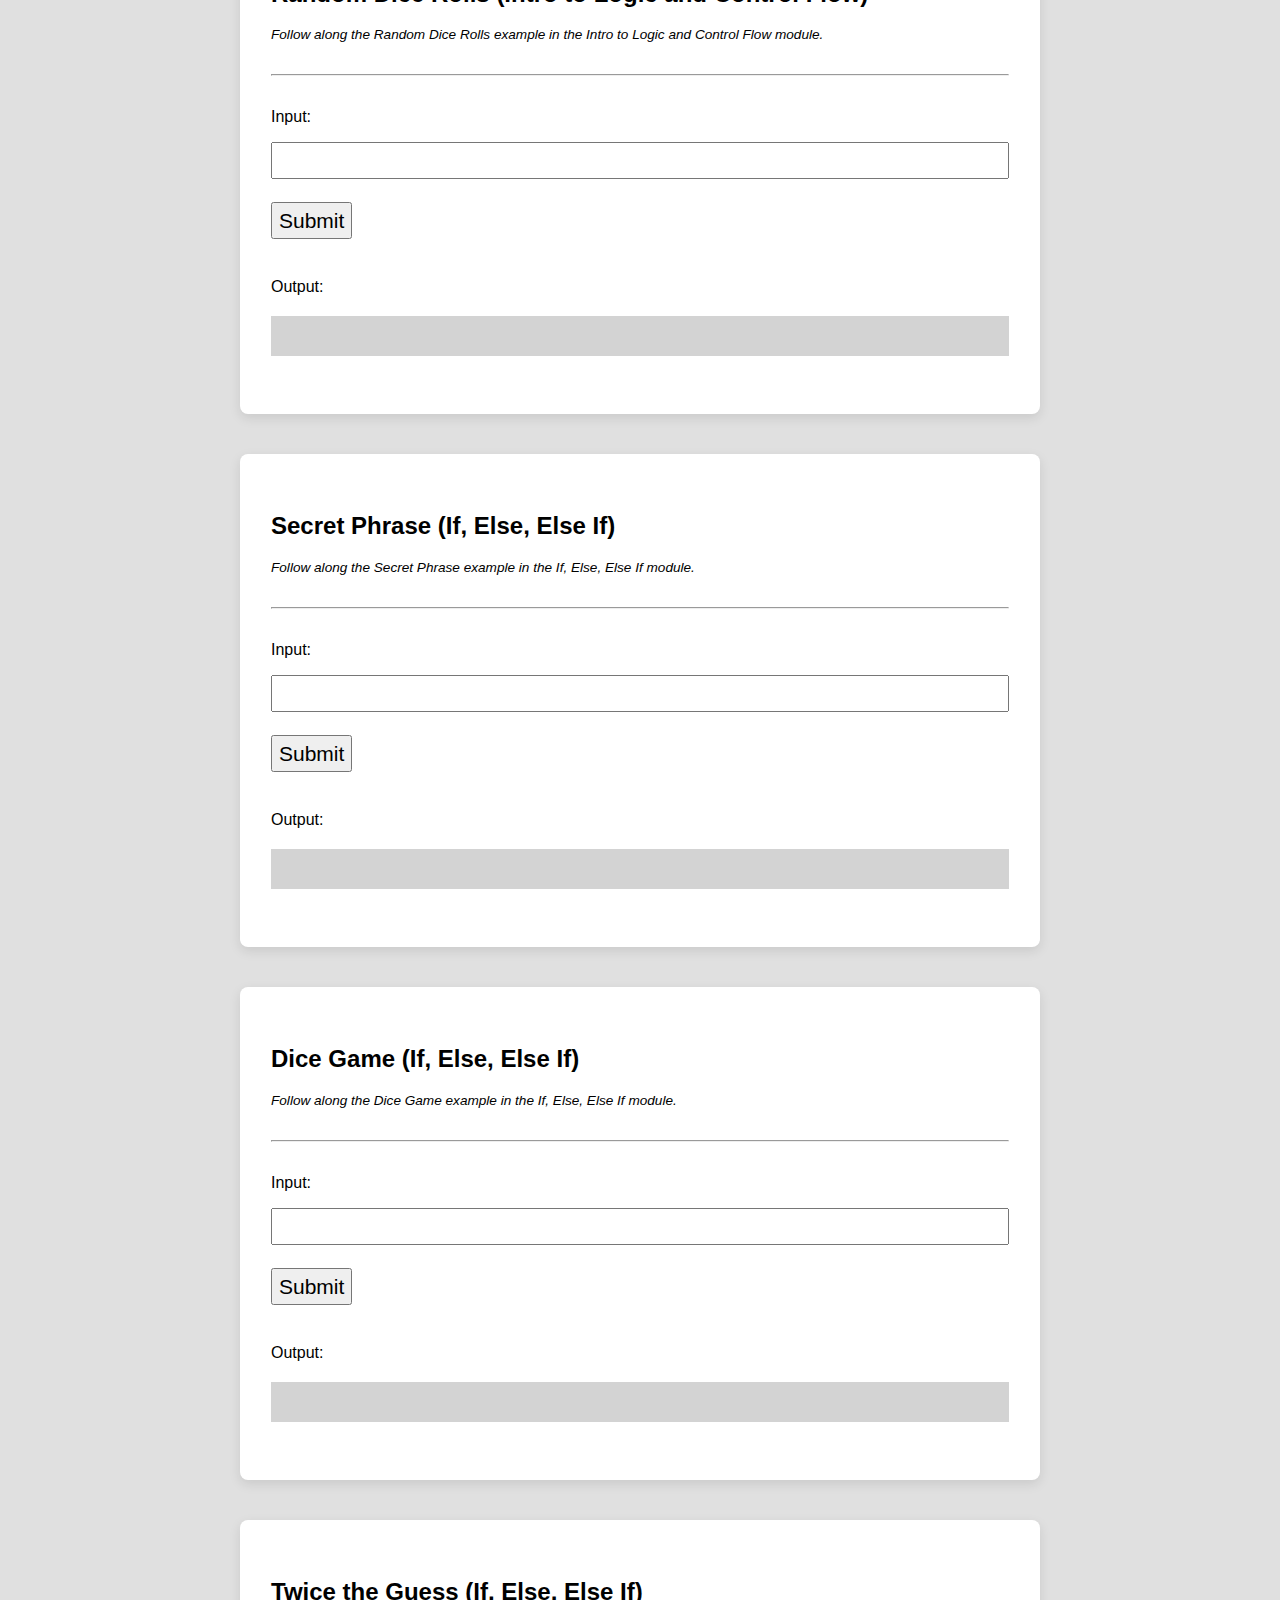
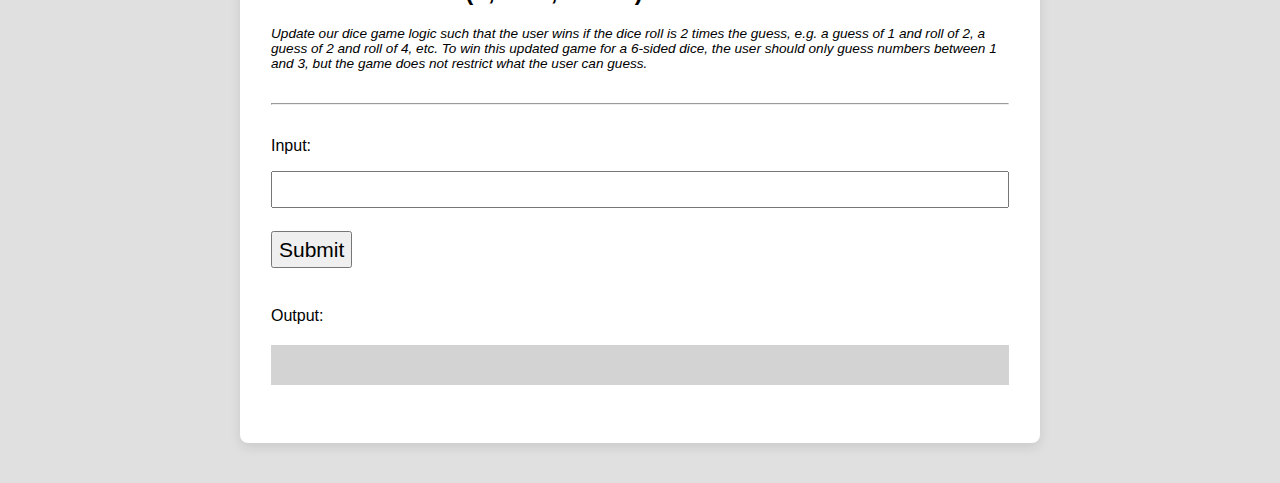
<file: day02-if-statements-boolean-operators/pre-class/index.html>
<!--  All HTML files begin with the following line: -->
<!DOCTYPE html>
<!-- This indicates that the rest of the lines that follow are to be interpreted as HTML. It tells the browser about what document type to expect. -->

<!-- All text enclosed in angled brackets are known as HTML element tags. There are usually, but not always, starting and closing element "tags", each representing a HTML element.
The <html> element is known as the root element of a HTML page. All other elements are encased within it. -->
<html>
  <!-- The <head> element contains meta information about the HTML page, information that is not rendered or displayed by the browser -->
  <head>
    <!-- The meta tag defines meta information in the HTML document. In this case, we are defining the charset. UTF-8 allows us to use emojis in the CodeSandbox environment -->
    <meta charset="UTF-8" />
    <!-- The <title> element specifies a title for the HTML page (which is shown in the browser's title bar or in the page's tab) and is the default name given to a bookmark of a webpage. -->
    <title>Basics</title>
    <!-- The <link> element specifies a relationship between this HTML page and an external resource, namely the styles.css file here. For the syntax '../../' in '../../styles.css', we are referring to the styles.css file (in the main directory) found 2 folders above the current one. In this case, we are linking a stylesheet which is a CSS file containing information relating to the layout and style of the webpage. The syntax within the styles.css file is also referred to as CSS - Cascading Style Sheets. -->
    <link rel="stylesheet" href="../../styles.css" />
  </head>

  <!-- The <body> element defines the document's body, and is a container for all the visible contents that will be rendered by the browser.  -->
  <body>
    <!-- The <nav> tag semantically defines a set of navigation links. It doesn't have many properties different from a <div>, and exists purely for semantic naming. -->
    <nav>
      <!-- The <ul> tag represents an unordered list, where items in the list are rendered on a vertical bulleted list. While we are listing the days of the exercises on this navbar, we are positioning them horizontally without the bullets. This is done using CSS, and you can preview the syntax in styles.css (do a search for "nav ul"). -->
      <ul>
        <li>
          <!-- An <a> tag defines a hyperlink, linking one page to another. The page to link to will be added to the "href" property of the tag. -->
          <a href="../../index.html">Home</a>
        </li>
        <li>
          <!-- An <a> tag defines a hyperlink, linking one page to another. The page to link to will be added to the "href" property of the tag. -->
          <a
            href="../../day01-data-manipulation-and-functions/in-class/index.html"
            >Day 1</a
          >
        </li>
        <li>
          <a
            href="../../day02-if-statements-boolean-operators/in-class/index.html"
            >Day 2</a
          >
        </li>
        <li>
          <a href="../../day03-program-state/in-class/index.html">Day 3</a>
        </li>
        <li>
          <a href="../../day04-loops/in-class/index.html">Day 4</a>
        </li>
        <li>
          <a href="../../day05-mad-libs/in-class/index.html">Day 5</a>
        </li>
        <li>
          <a href="../../day07-moar-cards/in-class/index.html">Day 7</a>
        </li>
        <li class="project">
          <a href="../../project3-blackjack/index.html">Blackjack</a>
        </li>
        <li class="project">
          <a href="../../project2-beat-that/index.html">Beat That!</a>
        </li>
        <li class="project">
          <a href="../../project1-sps/index.html">Scissors Paper Stone</a>
        </li>
      </ul>
    </nav>
    <!-- The <h1> element defines a large heading. There are 6 pre-set header elements, <h1> to <h6> -->
    <h1 id="header">🚀 Basics Day 2: Pre-Class Exercises 🚀</h1>
    <div class="flex justify-content-center">
      <div class="button-group">
        <a href="../pre-class/index.html" class="active button-group-button"
          >Pre-Class</a
        >
        <a href="../in-class/index.html" class="button-group-button"
          >In-Class</a
        >
      </div>
    </div>
    <!-- The <hr> tag represents a horizontal rule. It is used if you want to add line dividers across your page. -->
    <hr />
    <!-- The <div> tag defines a division or a section in an HTML document, and is commonly use as a "container" for nested HTML elements. -->
    <div class="container">
      <h2>Orange Juice Calculator (Functions II)</h2>
      <div class="instructions-text">
        <!-- The <ol> tag represents an ordered list, where items in the list can be ordered numerically. -->
        <ol>
          <!-- The <li> tag represents a list item, which has to be contained in an ordered list (<ol>) or an unordered list (<ul>). -->
          <li>
            Write a program that takes in as input the number of expected guests
            for a party, and outputs the number of oranges required to make
            enough Orange Juice for all guests.
          </li>
          <li>
            To begin, assume:
            <ol>
              <li>It takes 4 oranges to make a glass of orange juice.</li>
              <li>
                Each guest will drink 2 glasses of Orange Juice on average.
              </li>
            </ol>
          </li>
          <li>
            Subsequently, edit the functions written such that it takes in both
            the number of guests as well as the number of glasses per guest as
            input, and produces the same output: oranges required.
          </li>
        </ol>
      </div>
      <!-- The <hr> tag represents a horizontal rule. It is used if you want to add line dividers across your page. -->
      <hr />
      <!-- The <p> tag defines a paragraph element. -->
      <p>Input:</p>
      <!-- The self-closing <input /> tag represents a field for a user to enter input. -->
      <input id="orange-juice-input-field" />
      <!-- The self-closing <br /> tag represents a line break - a line's worth of spacing before dispalying the next element. -->
      <br />
      <!-- The <button> tag represents.. you guessed it! a button. -->
      <button id="orange-juice-submit-button">Submit</button>
      <p>Output:</p>
      <div class="output-div" id="orange-juice-output-div"></div>
    </div>
    <!-- The <div> tag defines a division or a section in an HTML document, and is commonly use as a "container" for nested HTML elements. -->
    <div class="container">
      <h2>House Paint (Functions II)</h2>
      <div class="instructions-text">
        <p>
          Estimate the price of painting the interior of your home. The user
          will enter a dollar amount of paint per litre and the app will
          calculate how much it will cost.
        </p>
        <!-- The <ol> tag represents an ordered list, where items in the list can be ordered numerically. -->
        <ol>
          <!-- The <li> tag represents a list item, which has to be contained in an ordered list (<ol>) or an unordered list (<ul>). -->
          <li>
            To begin, assume:
            <ol>
              <li>
                Each room in your 6-room house has the same area to be painted:
                3m x 3m.
              </li>
              <li>Paint will cover 300 square meters per litre.</li>
              <li>You want to apply 2 coats of paint.</li>
            </ol>
          </li>
          <li>
            Edit the function(s) such that the number of rooms, and the number
            of coats to be painted are also variables that are taken in as
            input.
          </li>
        </ol>
      </div>
      <!-- The <hr> tag represents a horizontal rule. It is used if you want to add line dividers across your page. -->
      <hr />
      <!-- The <p> tag defines a paragraph element. -->
      <p>Input:</p>
      <!-- The self-closing <input /> tag represents a field for a user to enter input. -->
      <input id="paint-input-field" />
      <!-- The self-closing <br /> tag represents a line break - a line's worth of spacing before dispalying the next element. -->
      <br />
      <!-- The <button> tag represents.. you guessed it! a button. -->
      <button id="paint-submit-button">Submit</button>
      <p>Output:</p>
      <div class="output-div" id="paint-output-div"></div>
    </div>
    <!-- The <div> tag defines a division or a section in an HTML document, and is commonly use as a "container" for nested HTML elements. -->
    <div class="container">
      <h2>Random Dice Rolls (Intro to Logic and Control Flow)</h2>
      <div class="instructions-text">
        <p>
          Follow along the Random Dice Rolls example in the Intro to Logic and
          Control Flow module.
        </p>
      </div>
      <!-- The <hr> tag represents a horizontal rule. It is used if you want to add line dividers across your page. -->
      <hr />
      <!-- The <p> tag defines a paragraph element. -->
      <p>Input:</p>
      <!-- The self-closing <input /> tag represents a field for a user to enter input. -->
      <input id="random-dice-input-field" />
      <!-- The self-closing <br /> tag represents a line break - a line's worth of spacing before dispalying the next element. -->
      <br />
      <!-- The <button> tag represents.. you guessed it! a button. -->
      <button id="random-dice-submit-button">Submit</button>
      <p>Output:</p>
      <div class="output-div" id="random-dice-output-div"></div>
    </div>
    <!-- The <div> tag defines a division or a section in an HTML document, and is commonly use as a "container" for nested HTML elements. -->
    <div class="container">
      <h2>Secret Phrase (If, Else, Else If)</h2>
      <div class="instructions-text">
        <p>
          Follow along the Secret Phrase example in the If, Else, Else If
          module.
        </p>
      </div>
      <!-- The <hr> tag represents a horizontal rule. It is used if you want to add line dividers across your page. -->
      <hr />
      <!-- The <p> tag defines a paragraph element. -->
      <p>Input:</p>
      <!-- The self-closing <input /> tag represents a field for a user to enter input. -->
      <input id="secret-phrase-input-field" />
      <!-- The self-closing <br /> tag represents a line break - a line's worth of spacing before dispalying the next element. -->
      <br />
      <!-- The <button> tag represents.. you guessed it! a button. -->
      <button id="secret-phrase-submit-button">Submit</button>
      <p>Output:</p>
      <div class="output-div" id="secret-phrase-output-div"></div>
    </div>
    <!-- The <div> tag defines a division or a section in an HTML document, and is commonly use as a "container" for nested HTML elements. -->
    <div class="container">
      <h2>Dice Game (If, Else, Else If)</h2>
      <div class="instructions-text">
        <p>
          Follow along the Dice Game example in the If, Else, Else If module.
        </p>
      </div>
      <!-- The <hr> tag represents a horizontal rule. It is used if you want to add line dividers across your page. -->
      <hr />
      <!-- The <p> tag defines a paragraph element. -->
      <p>Input:</p>
      <!-- The self-closing <input /> tag represents a field for a user to enter input. -->
      <input id="dice-game-input-field" />
      <!-- The self-closing <br /> tag represents a line break - a line's worth of spacing before dispalying the next element. -->
      <br />
      <!-- The <button> tag represents.. you guessed it! a button. -->
      <button id="dice-game-submit-button">Submit</button>
      <p>Output:</p>
      <div class="output-div" id="dice-game-output-div"></div>
    </div>
    <!-- The <div> tag defines a division or a section in an HTML document, and is commonly use as a "container" for nested HTML elements. -->
    <div class="container">
      <h2>Twice the Guess (If, Else, Else If)</h2>
      <div class="instructions-text">
        <p>
          Update our dice game logic such that the user wins if the dice roll is
          2 times the guess, e.g. a guess of 1 and roll of 2, a guess of 2 and
          roll of 4, etc. To win this updated game for a 6-sided dice, the user
          should only guess numbers between 1 and 3, but the game does not
          restrict what the user can guess.
        </p>
      </div>
      <!-- The <hr> tag represents a horizontal rule. It is used if you want to add line dividers across your page. -->
      <hr />
      <!-- The <p> tag defines a paragraph element. -->
      <p>Input:</p>
      <!-- The self-closing <input /> tag represents a field for a user to enter input. -->
      <input id="twice-guess-input-field" />
      <!-- The self-closing <br /> tag represents a line break - a line's worth of spacing before dispalying the next element. -->
      <br />
      <!-- The <button> tag represents.. you guessed it! a button. -->
      <button id="twice-guess-submit-button">Submit</button>
      <p>Output:</p>
      <div class="output-div" id="twice-guess-output-div"></div>
    </div>
    <!-- Everything below this is incorporating JavaScript programming logic into the webpage. -->
    <!-- The script tag encloses JavaScript syntax for the browser to interpret programtically -->
    <!-- The following line imports all code written in the script.js file -->
    <script src="script.js"></script>
    <!-- Define button click functionality -->
    <script>
      // Declare and define variables that represents the Submit Button for each exercise
      var orangeJuiceButton = document.querySelector(
        "#orange-juice-submit-button"
      );
      var paintButton = document.querySelector("#paint-submit-button");
      var randomDiceButton = document.querySelector(
        "#random-dice-submit-button"
      );
      var secretPhraseButton = document.querySelector(
        "#secret-phrase-submit-button"
      );
      var diceGameButton = document.querySelector("#dice-game-submit-button");
      var twiceGuessButton = document.querySelector(
        "#twice-guess-submit-button"
      );

      // When the submit button is clicked, access the text entered by the user in the input field
      // And pass it as an input parameter to the main function as defined in script.js
      orangeJuiceButton.addEventListener("click", function () {
        // Set result to input value
        var input = document.querySelector("#orange-juice-input-field");
        // Store the output of the main function in a new variable
        var result = orangeJuiceMain(input.value);

        // Display result in output element
        var output = document.querySelector("#orange-juice-output-div");
        output.innerHTML = result;

        // Reset input value
        input.value = "";
      });

      paintButton.addEventListener("click", function () {
        // Set result to input value
        var input = document.querySelector("#paint-input-field");
        // Store the output of the main function in a new variable
        var result = paintMain(input.value);

        // Display result in output element
        var output = document.querySelector("#paint-output-div");
        output.innerHTML = result;

        // Reset input value
        input.value = "";
      });

      randomDiceButton.addEventListener("click", function () {
        // Set result to input value
        var input = document.querySelector("#random-dice-input-field");
        // Store the output of the main function in a new variable
        var result = randomDiceMain(input.value);

        // Display result in output element
        var output = document.querySelector("#random-dice-output-div");
        output.innerHTML = result;

        // Reset input value
        input.value = "";
      });

      secretPhraseButton.addEventListener("click", function () {
        // Set result to input value
        var input = document.querySelector("#secret-phrase-input-field");
        // Store the output of the main function in a new variable
        var result = secretPhraseMain(input.value);

        // Display result in output element
        var output = document.querySelector("#secret-phrase-output-div");
        output.innerHTML = result;

        // Reset input value
        input.value = "";
      });

      diceGameButton.addEventListener("click", function () {
        // Set result to input value
        var input = document.querySelector("#dice-game-input-field");
        // Store the output of the main function in a new variable
        var result = diceGameMain(input.value);

        // Display result in output element
        var output = document.querySelector("#dice-game-output-div");
        output.innerHTML = result;

        // Reset input value
        input.value = "";
      });

      twiceGuessButton.addEventListener("click", function () {
        // Set result to input value
        var input = document.querySelector("#twice-guess-input-field");
        // Store the output of the main function in a new variable
        var result = twiceGuessMain(input.value);

        // Display result in output element
        var output = document.querySelector("#twice-guess-output-div");
        output.innerHTML = result;

        // Reset input value
        input.value = "";
      });
    </script>
  </body>
</html>
</file>
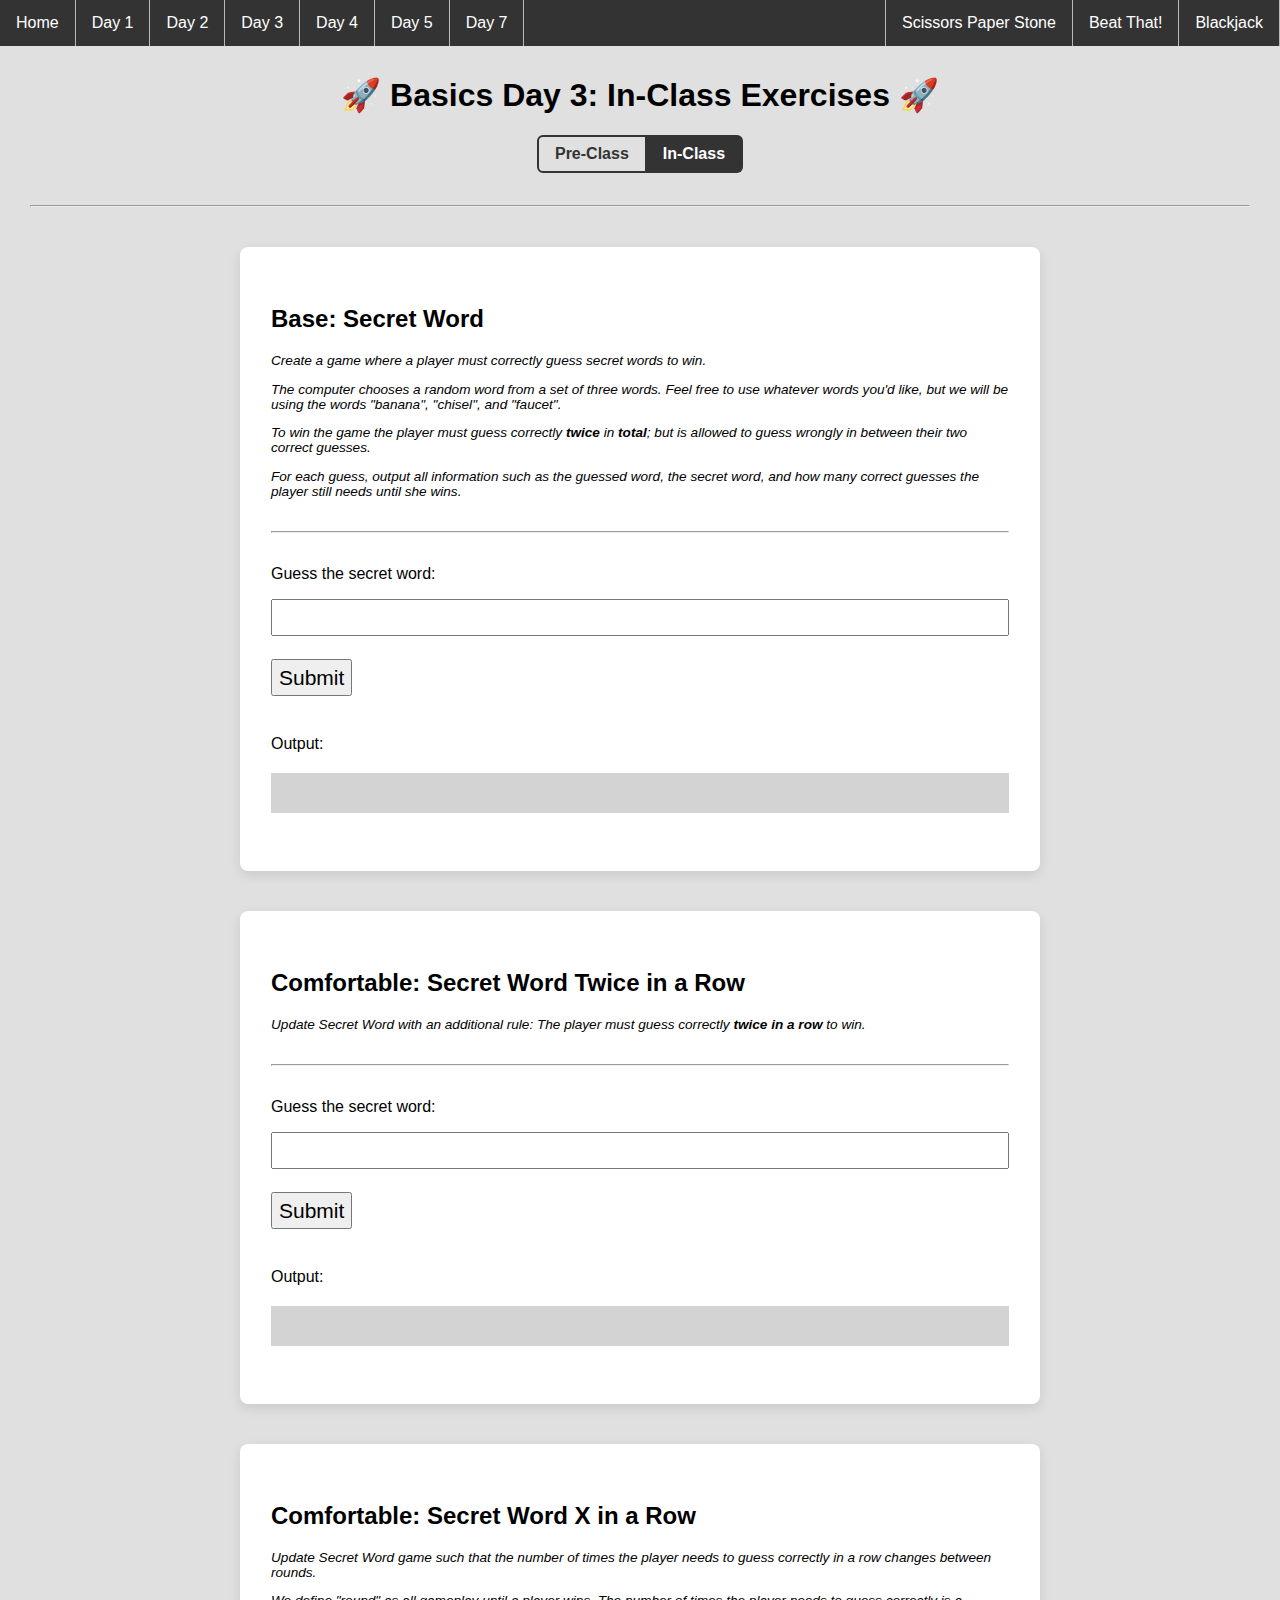
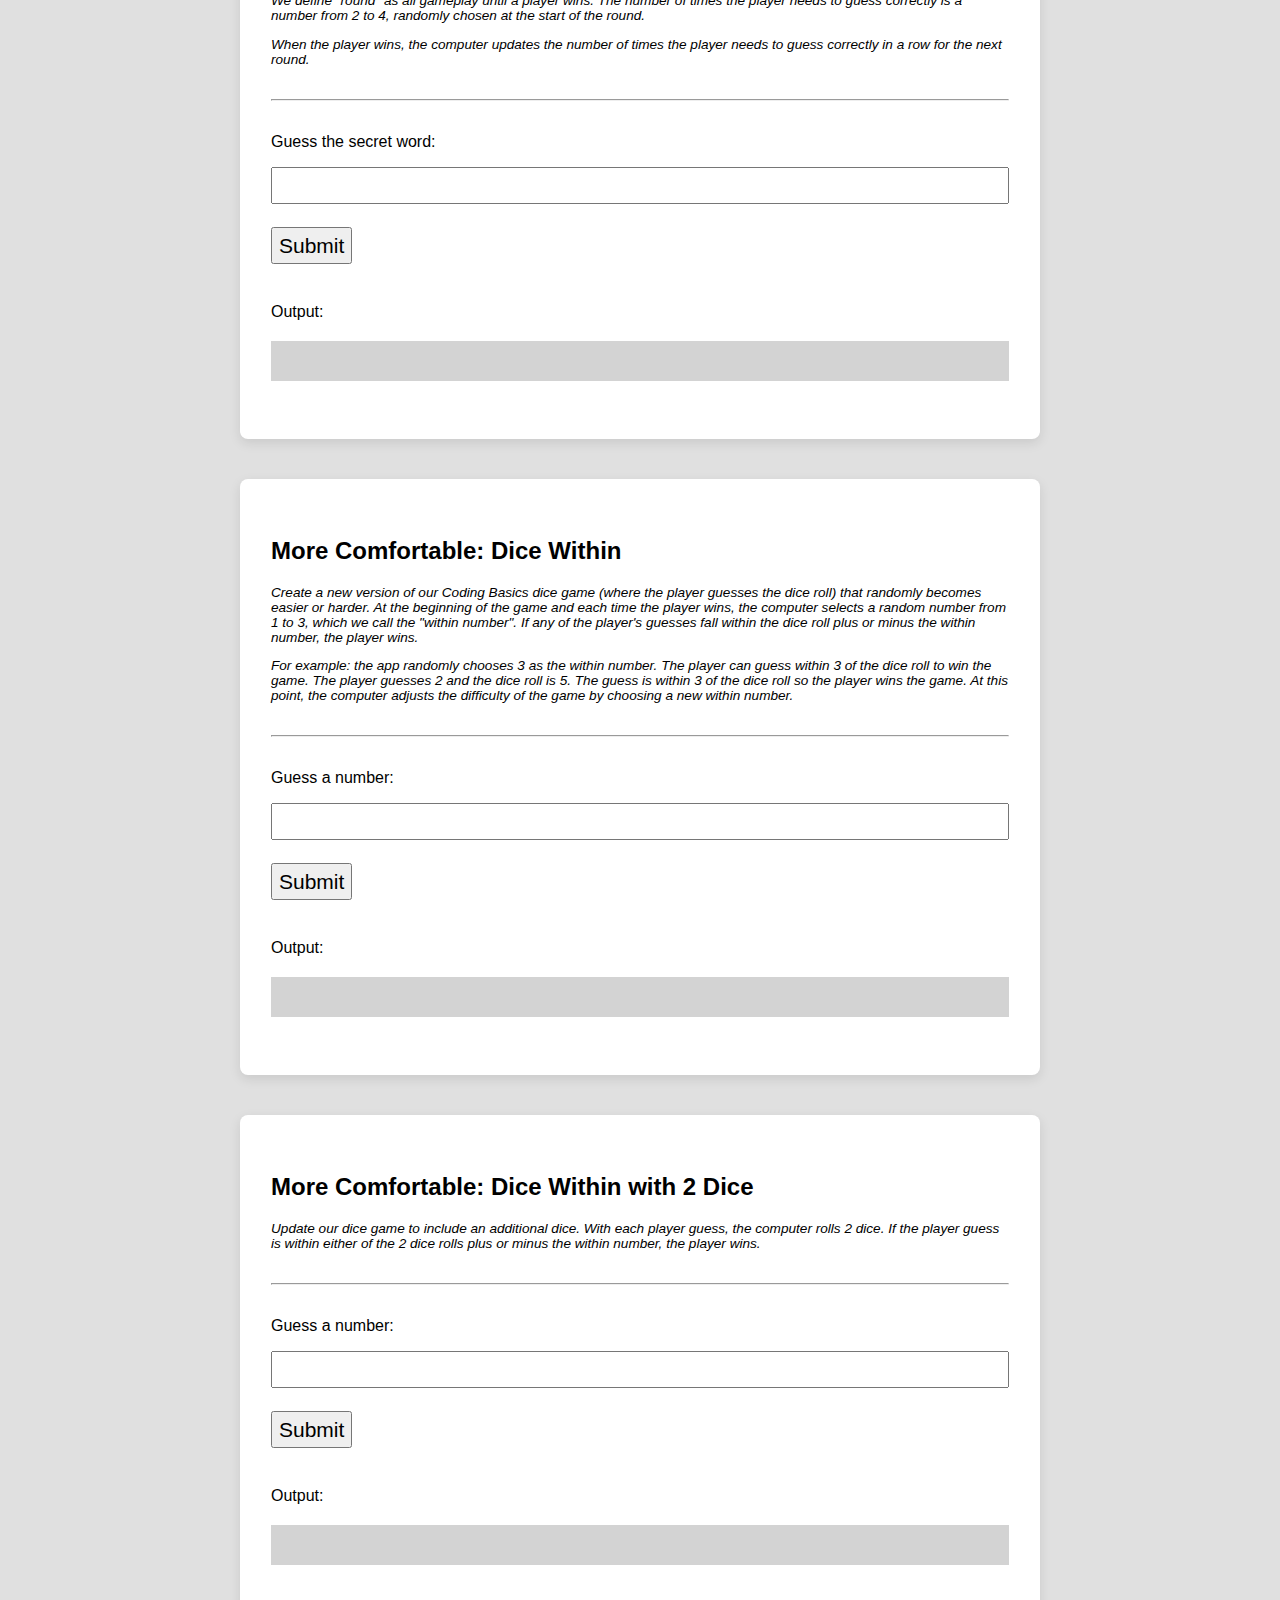
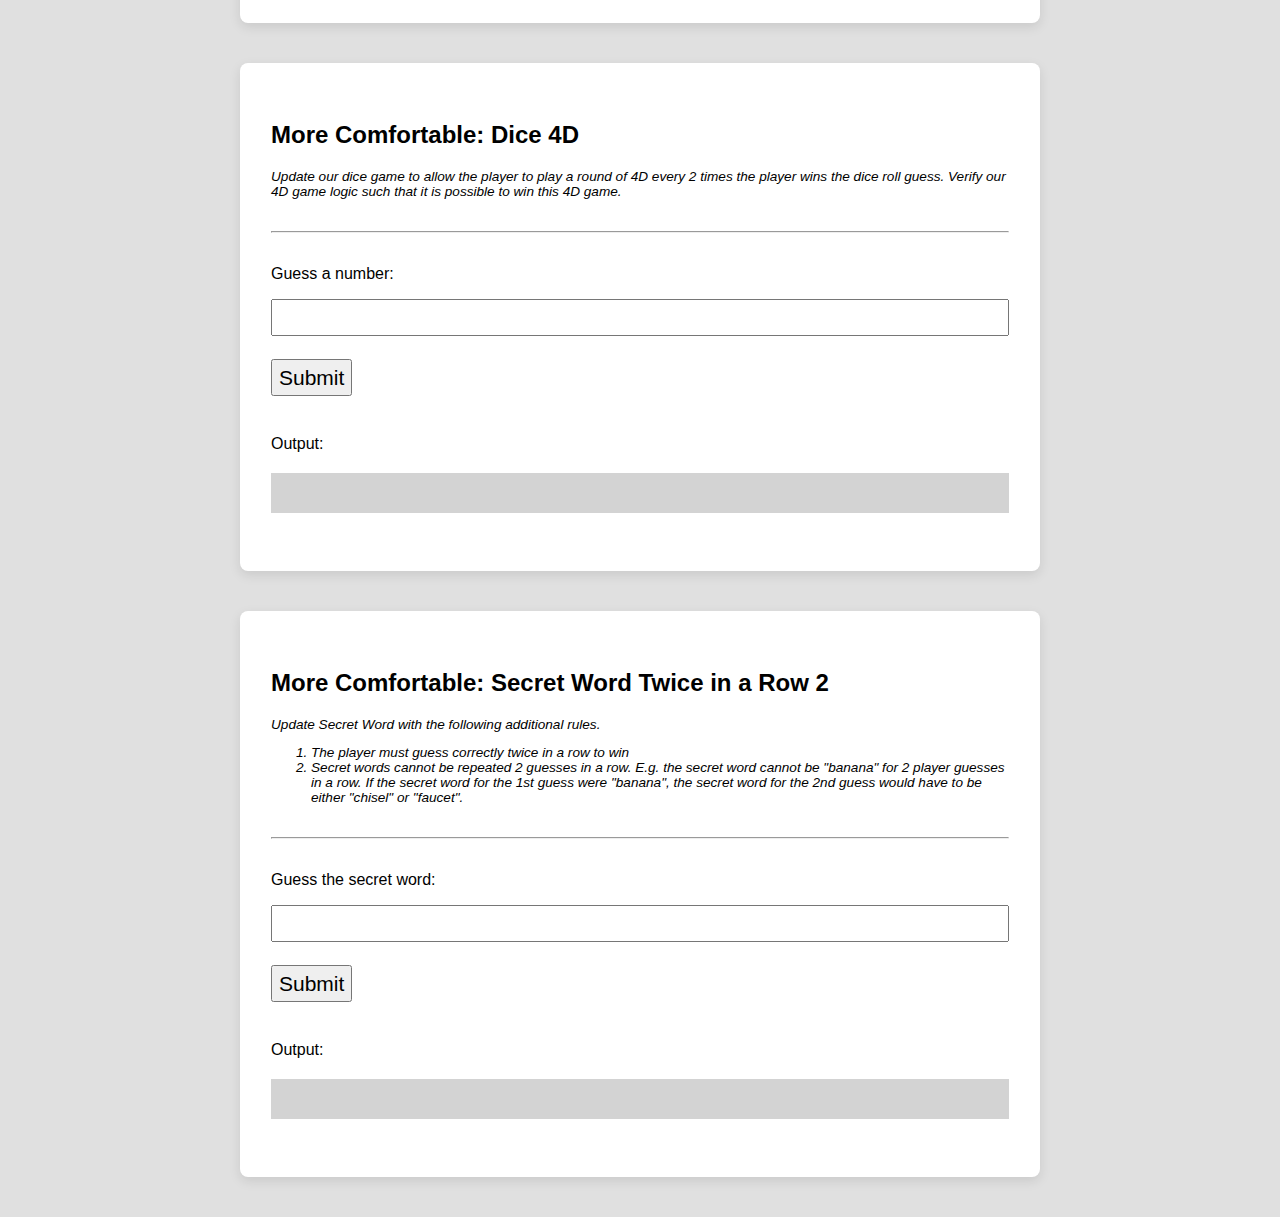
<file: day03-program-state/in-class/index.html>
<!--  All HTML files begin with the following line: -->
<!DOCTYPE html>
<!-- This indicates that the rest of the lines that follow are to be interpreted as HTML. It tells the browser about what document type to expect. -->

<!-- All text enclosed in angled brackets are known as HTML element tags. There are usually, but not always, starting and closing element "tags", each representing a HTML element.
The <html> element is known as the root element of a HTML page. All other elements are encased within it. -->
<html>
  <!-- The <head> element contains meta information about the HTML page, information that is not rendered or displayed by the browser -->
  <head>
    <!-- The meta tag defines meta information in the HTML document. In this case, we are defining the charset. UTF-8 allows us to use emojis in the CodeSandbox environment -->
    <meta charset="UTF-8" />
    <!-- The <title> element specifies a title for the HTML page (which is shown in the browser's title bar or in the page's tab) and is the default name given to a bookmark of a webpage. -->
    <title>Basics</title>
    <!-- The <link> element specifies a relationship between this HTML page and an external resource, namely the styles.css file here. For the syntax '../../' in '../../styles.css', we are referring to the styles.css file (in the main directory) found 2 folders above the current one. In this case, we are linking a stylesheet which is a CSS file containing information relating to the layout and style of the webpage. The syntax within the styles.css file is also referred to as CSS - Cascading Style Sheets. -->
    <link rel="stylesheet" href="../../styles.css" />
  </head>

  <!-- The <body> element defines the document's body, and is a container for all the visible contents that will be rendered by the browser.  -->
  <body>
    <!-- The <nav> tag semantically defines a set of navigation links. It doesn't have many properties different from a <div>, and exists purely for semantic naming. -->
    <nav>
      <!-- The <ul> tag represents an unordered list, where items in the list are rendered on a vertical bulleted list. While we are listing the days of the exercises on this navbar, we are positioning them horizontally without the bullets. This is done using CSS, and you can preview the syntax in styles.css (do a search for "nav ul"). -->
      <ul>
        <li>
          <!-- An <a> tag defines a hyperlink, linking one page to another. The page to link to will be added to the "href" property of the tag. -->
          <a href="../../index.html">Home</a>
        </li>
        <li>
          <!-- An <a> tag defines a hyperlink, linking one page to another. The page to link to will be added to the "href" property of the tag. -->
          <a
            href="../../day01-data-manipulation-and-functions/in-class/index.html"
            >Day 1</a
          >
        </li>
        <li>
          <a
            href="../../day02-if-statements-boolean-operators/in-class/index.html"
            >Day 2</a
          >
        </li>
        <li>
          <a href="../../day03-program-state/in-class/index.html">Day 3</a>
        </li>
        <li>
          <a href="../../day04-loops/in-class/index.html">Day 4</a>
        </li>
        <li>
          <a href="../../day05-mad-libs/in-class/index.html">Day 5</a>
        </li>
        <li>
          <a href="../../day07-moar-cards/in-class/index.html">Day 7</a>
        </li>
        <li class="project">
          <a href="../../project3-blackjack/index.html">Blackjack</a>
        </li>
        <li class="project">
          <a href="../../project2-beat-that/index.html">Beat That!</a>
        </li>
        <li class="project">
          <a href="../../project1-sps/index.html">Scissors Paper Stone</a>
        </li>
      </ul>
    </nav>
    <!-- The <h1> element defines a large heading. There are 6 pre-set header elements, <h1> to <h6> -->
    <h1 id="header">🚀 Basics Day 3: In-Class Exercises 🚀</h1>
    <div class="flex justify-content-center">
      <div class="button-group">
        <a href="../pre-class/index.html" class="button-group-button"
          >Pre-Class</a
        >
        <a href="../in-class/index.html" class="active button-group-button"
          >In-Class</a
        >
      </div>
    </div>
    <!-- The <hr> tag represents a horizontal rule. It is used if you want to add line dividers across your page. -->
    <hr />
    <!-- The <div> tag defines a division or a section in an HTML document, and is commonly use as a "container" for nested HTML elements. -->
    <div class="container">
      <h2>Base: Secret Word</h2>
      <div class="instructions-text">
        <p>
          Create a game where a player must correctly guess secret words to win.
        </p>
        <p>
          The computer chooses a random word from a set of three words. Feel
          free to use whatever words you'd like, but we will be using the words
          "banana", "chisel", and "faucet".
        </p>
        <p>
          To win the game the player must guess correctly
          <strong>twice</strong> in <strong>total</strong>; but is allowed to
          guess wrongly in between their two correct guesses.
        </p>
        <p>
          For each guess, output all information such as the guessed word, the
          secret word, and how many correct guesses the player still needs until
          she wins.
        </p>
      </div>
      <!-- The <hr> tag represents a horizontal rule. It is used if you want to add line dividers across your page. -->
      <hr />
      <!-- The <p> tag defines a paragraph element. -->
      <p>Guess the secret word:</p>
      <!-- The self-closing <input /> tag represents a field for a user to enter input. -->
      <input id="secret-word-base-input-field" />
      <!-- The self-closing <br /> tag represents a line break - a line's worth of spacing before dispalying the next element. -->
      <br />
      <!-- The <button> tag represents.. you guessed it! a button. -->
      <button id="secret-word-base-submit-button">Submit</button>
      <p>Output:</p>
      <div class="output-div" id="secret-word-base-output-div"></div>
    </div>
    <!-- The <div> tag defines a division or a section in an HTML document, and is commonly use as a "container" for nested HTML elements. -->
    <div class="container">
      <h2>Comfortable: Secret Word Twice in a Row</h2>
      <div class="instructions-text">
        <p>
          Update Secret Word with an additional rule: The player must guess
          correctly <strong>twice in a row</strong> to win.
        </p>
      </div>
      <!-- The <hr> tag represents a horizontal rule. It is used if you want to add line dividers across your page. -->
      <hr />
      <!-- The <p> tag defines a paragraph element. -->
      <p>Guess the secret word:</p>
      <!-- The self-closing <input /> tag represents a field for a user to enter input. -->
      <input id="secret-word-twice-row-input-field" />
      <!-- The self-closing <br /> tag represents a line break - a line's worth of spacing before dispalying the next element. -->
      <br />
      <!-- The <button> tag represents.. you guessed it! a button. -->
      <button id="secret-word-twice-row-submit-button">Submit</button>
      <p>Output:</p>
      <div class="output-div" id="secret-word-twice-row-output-div"></div>
    </div>
    <!-- The <div> tag defines a division or a section in an HTML document, and is commonly use as a "container" for nested HTML elements. -->
    <div class="container">
      <h2>Comfortable: Secret Word X in a Row</h2>
      <div class="instructions-text">
        <p>
          Update Secret Word game such that the number of times the player needs
          to guess correctly in a row changes between rounds.
        </p>
        <p>
          We define "round" as all gameplay until a player wins. The number of
          times the player needs to guess correctly is a number from 2 to 4,
          randomly chosen at the start of the round.
        </p>
        <p>
          When the player wins, the computer updates the number of times the
          player needs to guess correctly in a row for the next round.
        </p>
      </div>
      <!-- The <hr> tag represents a horizontal rule. It is used if you want to add line dividers across your page. -->
      <hr />
      <!-- The <p> tag defines a paragraph element. -->
      <p>Guess the secret word:</p>
      <!-- The self-closing <input /> tag represents a field for a user to enter input. -->
      <input id="secret-word-x-row-input-field" />
      <!-- The self-closing <br /> tag represents a line break - a line's worth of spacing before dispalying the next element. -->
      <br />
      <!-- The <button> tag represents.. you guessed it! a button. -->
      <button id="secret-word-x-row-submit-button">Submit</button>
      <p>Output:</p>
      <div class="output-div" id="secret-word-x-row-output-div"></div>
    </div>
    <!-- The <div> tag defines a division or a section in an HTML document, and is commonly use as a "container" for nested HTML elements. -->
    <div class="container">
      <h2>More Comfortable: Dice Within</h2>
      <div class="instructions-text">
        <p>
          Create a new version of our Coding Basics dice game (where the player
          guesses the dice roll) that randomly becomes easier or harder. At the
          beginning of the game and each time the player wins, the computer
          selects a random number from 1 to 3, which we call the "within
          number". If any of the player's guesses fall within the dice roll plus
          or minus the within number, the player wins.
        </p>
        <p>
          For example: the app randomly chooses 3 as the within number. The
          player can guess within 3 of the dice roll to win the game. The player
          guesses 2 and the dice roll is 5. The guess is within 3 of the dice
          roll so the player wins the game. At this point, the computer adjusts
          the difficulty of the game by choosing a new within number.
        </p>
      </div>
      <!-- The <hr> tag represents a horizontal rule. It is used if you want to add line dividers across your page. -->
      <hr />
      <!-- The <p> tag defines a paragraph element. -->
      <p>Guess a number:</p>
      <!-- The self-closing <input /> tag represents a field for a user to enter input. -->
      <input id="dice-within-input-field" />
      <!-- The self-closing <br /> tag represents a line break - a line's worth of spacing before dispalying the next element. -->
      <br />
      <!-- The <button> tag represents.. you guessed it! a button. -->
      <button id="dice-within-submit-button">Submit</button>
      <p>Output:</p>
      <div class="output-div" id="dice-within-output-div"></div>
    </div>
    <!-- The <div> tag defines a division or a section in an HTML document, and is commonly use as a "container" for nested HTML elements. -->
    <div class="container">
      <h2>More Comfortable: Dice Within with 2 Dice</h2>
      <div class="instructions-text">
        <p>
          Update our dice game to include an additional dice. With each player
          guess, the computer rolls 2 dice. If the player guess is within either
          of the 2 dice rolls plus or minus the within number, the player wins.
        </p>
      </div>
      <!-- The <hr> tag represents a horizontal rule. It is used if you want to add line dividers across your page. -->
      <hr />
      <!-- The <p> tag defines a paragraph element. -->
      <p>Guess a number:</p>
      <!-- The self-closing <input /> tag represents a field for a user to enter input. -->
      <input id="dice-within-2-dice-input-field" />
      <!-- The self-closing <br /> tag represents a line break - a line's worth of spacing before dispalying the next element. -->
      <br />
      <!-- The <button> tag represents.. you guessed it! a button. -->
      <button id="dice-within-2-dice-submit-button">Submit</button>
      <p>Output:</p>
      <div class="output-div" id="dice-within-2-dice-output-div"></div>
    </div>
    <!-- The <div> tag defines a division or a section in an HTML document, and is commonly use as a "container" for nested HTML elements. -->
    <div class="container">
      <h2>More Comfortable: Dice 4D</h2>
      <div class="instructions-text">
        <p>
          Update our dice game to allow the player to play a round of 4D every 2
          times the player wins the dice roll guess. Verify our 4D game logic
          such that it is possible to win this 4D game.
        </p>
      </div>
      <!-- The <hr> tag represents a horizontal rule. It is used if you want to add line dividers across your page. -->
      <hr />
      <!-- The <p> tag defines a paragraph element. -->
      <p>Guess a number:</p>
      <!-- The self-closing <input /> tag represents a field for a user to enter input. -->
      <input id="dice-4d-input-field" />
      <!-- The self-closing <br /> tag represents a line break - a line's worth of spacing before dispalying the next element. -->
      <br />
      <!-- The <button> tag represents.. you guessed it! a button. -->
      <button id="dice-4d-submit-button">Submit</button>
      <p>Output:</p>
      <div class="output-div" id="dice-4d-output-div"></div>
    </div>
    <!-- The <div> tag defines a division or a section in an HTML document, and is commonly use as a "container" for nested HTML elements. -->
    <div class="container">
      <h2>More Comfortable: Secret Word Twice in a Row 2</h2>
      <div class="instructions-text">
        <p>Update Secret Word with the following additional rules.</p>
        <!-- The <ol> tag represents an ordered list, where items in the list can be ordered numerically. -->
        <ol>
          <!-- The <li> tag represents a list item, which has to be contained in an ordered list (<ol>) or an unordered list (<ul>). -->
          <li>The player must guess correctly twice in a row to win</li>
          <li>
            Secret words cannot be repeated 2 guesses in a row. E.g. the secret
            word cannot be "banana" for 2 player guesses in a row. If the secret
            word for the 1st guess were "banana", the secret word for the 2nd
            guess would have to be either "chisel" or "faucet".
          </li>
        </ol>
      </div>
      <!-- The <hr> tag represents a horizontal rule. It is used if you want to add line dividers across your page. -->
      <hr />
      <!-- The <p> tag defines a paragraph element. -->
      <p>Guess the secret word:</p>
      <!-- The self-closing <input /> tag represents a field for a user to enter input. -->
      <input id="secret-word-twice-2-input-field" />
      <!-- The self-closing <br /> tag represents a line break - a line's worth of spacing before dispalying the next element. -->
      <br />
      <!-- The <button> tag represents.. you guessed it! a button. -->
      <button id="secret-word-twice-2-submit-button">Submit</button>
      <p>Output:</p>
      <div class="output-div" id="secret-word-twice-2-output-div"></div>
    </div>
    <!-- Everything below this is incorporating JavaScript programming logic into the webpage. -->
    <!-- The script tag encloses JavaScript syntax for the browser to interpret programtically -->
    <!-- The following line imports all code written in the script.js file -->
    <script src="script.js"></script>
    <!-- Define button click functionality -->
    <script>
      // Declare and define variables that represents the Submit Button for each exercise
      var secretWordBaseButton = document.querySelector(
        "#secret-word-base-submit-button"
      );
      var secretWordTwiceRowButton = document.querySelector(
        "#secret-word-twice-row-submit-button"
      );
      var secretWordXRowButton = document.querySelector(
        "#secret-word-x-row-submit-button"
      );
      var diceWithinButton = document.querySelector(
        "#dice-within-submit-button"
      );
      var diceWithin2DiceButton = document.querySelector(
        "#dice-within-2-dice-submit-button"
      );
      var dice4DButton = document.querySelector("#dice-4d-submit-button");
      var secretWordTwice2Button = document.querySelector(
        "#secret-word-twice-2-submit-button"
      );

      // When the submit button is clicked, access the text entered by the user in the corresponding input field for the exercise
      // And pass it as an input parameter to the various main function(s) as defined in script.js
      secretWordBaseButton.addEventListener("click", function () {
        // Set result to input value
        var input = document.querySelector("#secret-word-base-input-field");
        // Store the output of the main function in a new variable
        var result = secretWordBaseMain(input.value);

        // Display result in output element
        var output = document.querySelector("#secret-word-base-output-div");
        output.innerHTML = result;

        // Reset input value
        input.value = "";
      });

      secretWordTwiceRowButton.addEventListener("click", function () {
        // Set result to input value
        var input = document.querySelector(
          "#secret-word-twice-row-input-field"
        );
        // Store the output of the main function in a new variable
        var result = secretWordTwiceRowMain(input.value);

        // Display result in output element
        var output = document.querySelector(
          "#secret-word-twice-row-output-div"
        );
        output.innerHTML = result;

        // Reset input value
        input.value = "";
      });

      secretWordXRowButton.addEventListener("click", function () {
        // Set result to input value
        var input = document.querySelector("#secret-word-x-row-input-field");
        // Store the output of the main function in a new variable
        var result = secretWordXRowMain(input.value);

        // Display result in output element
        var output = document.querySelector("#secret-word-x-row-output-div");
        output.innerHTML = result;

        // Reset input value
        input.value = "";
      });

      diceWithinButton.addEventListener("click", function () {
        // Set result to input value
        var input = document.querySelector("#dice-within-input-field");
        // Store the output of the main function in a new variable
        var result = diceWithinMain(input.value);

        // Display result in output element
        var output = document.querySelector("#dice-within-output-div");
        output.innerHTML = result;

        // Reset input value
        input.value = "";
      });

      diceWithin2DiceButton.addEventListener("click", function () {
        // Set result to input value
        var input = document.querySelector("#dice-within-2-dice-input-field");
        // Store the output of the main function in a new variable
        var result = diceWithin2DiceMain(input.value);

        // Display result in output element
        var output = document.querySelector("#dice-within-2-dice-output-div");
        output.innerHTML = result;

        // Reset input value
        input.value = "";
      });

      dice4DButton.addEventListener("click", function () {
        // Set result to input value
        var input = document.querySelector("#dice-4d-input-field");
        // Store the output of the main function in a new variable
        var result = dice4DMain(input.value);

        // Display result in output element
        var output = document.querySelector("#dice-4d-output-div");
        output.innerHTML = result;

        // Reset input value
        input.value = "";
      });

      secretWordTwice2Button.addEventListener("click", function () {
        // Set result to input value
        var input = document.querySelector("#secret-word-twice-2-input-field");
        // Store the output of the main function in a new variable
        var result = secretWordTwice2Main(input.value);

        // Display result in output element
        var output = document.querySelector("#secret-word-twice-2-output-div");
        output.innerHTML = result;

        // Reset input value
        input.value = "";
      });
    </script>
  </body>
</html>
</file>
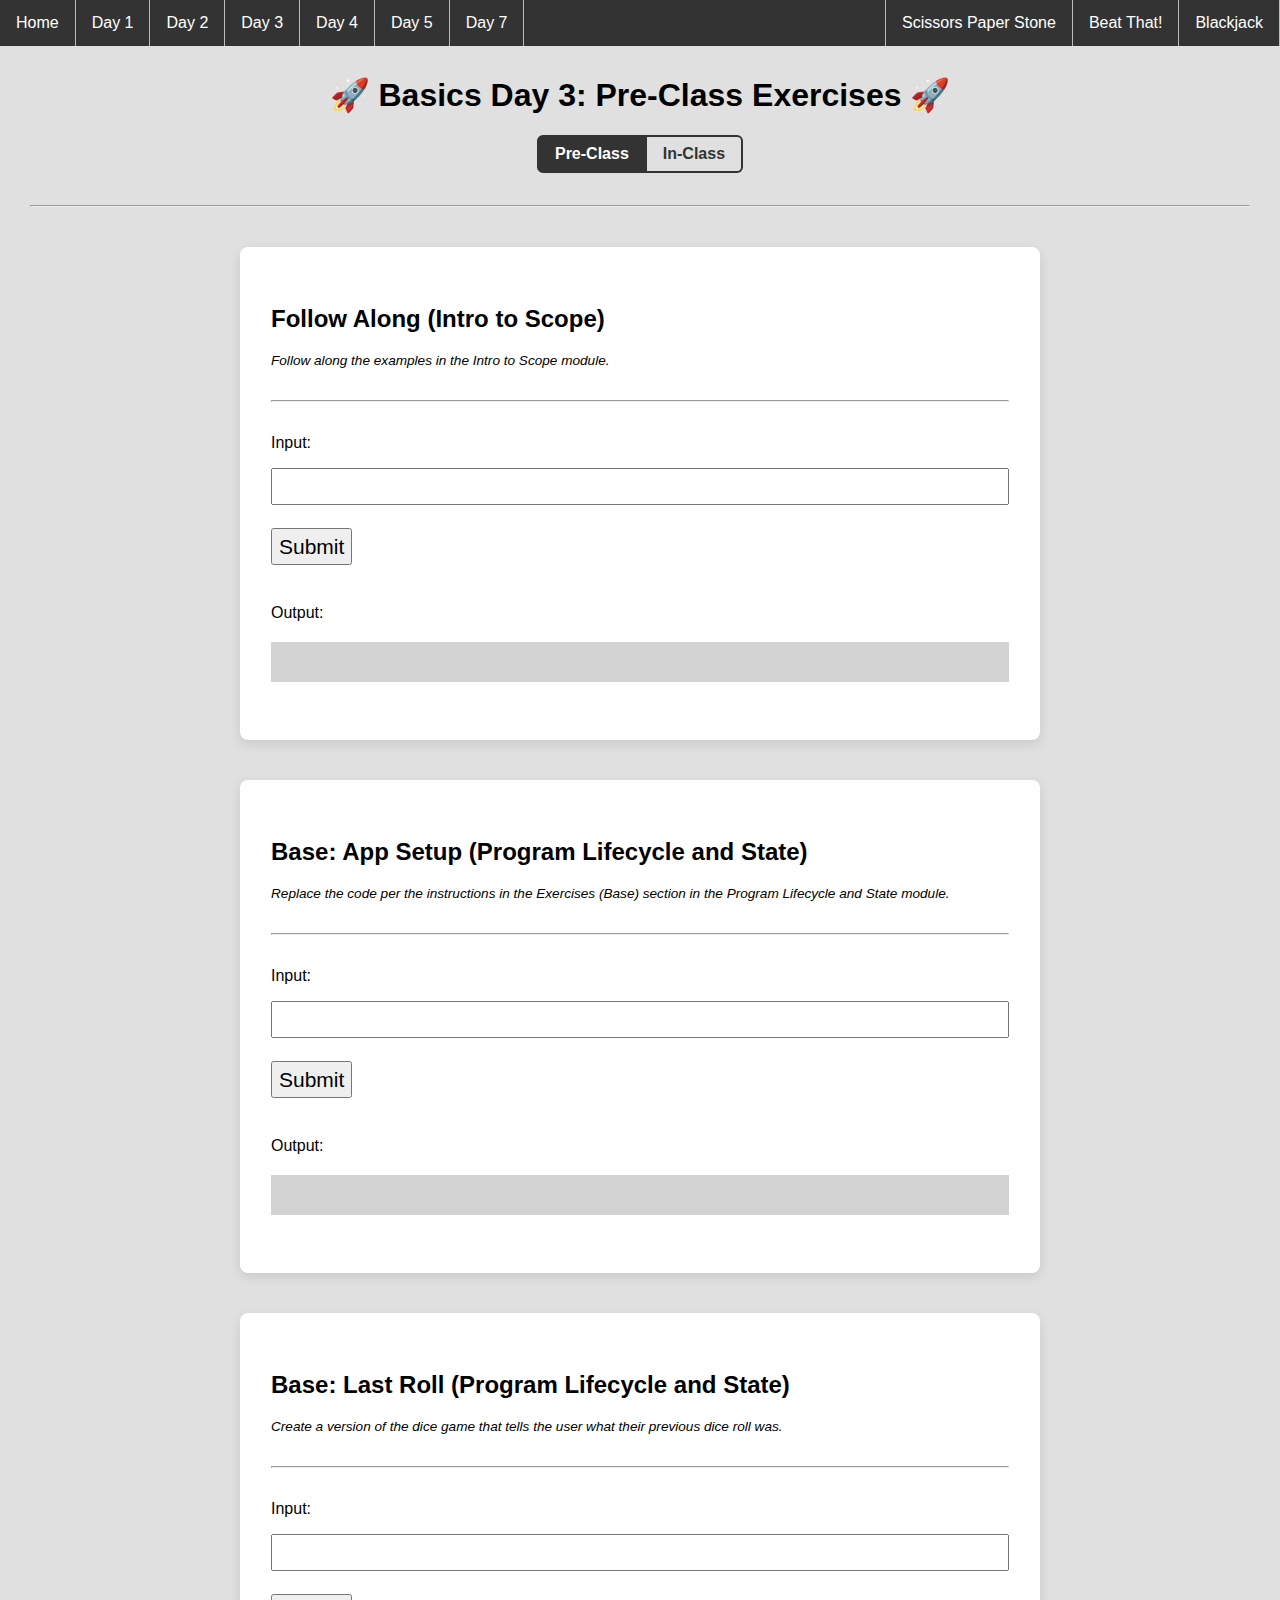
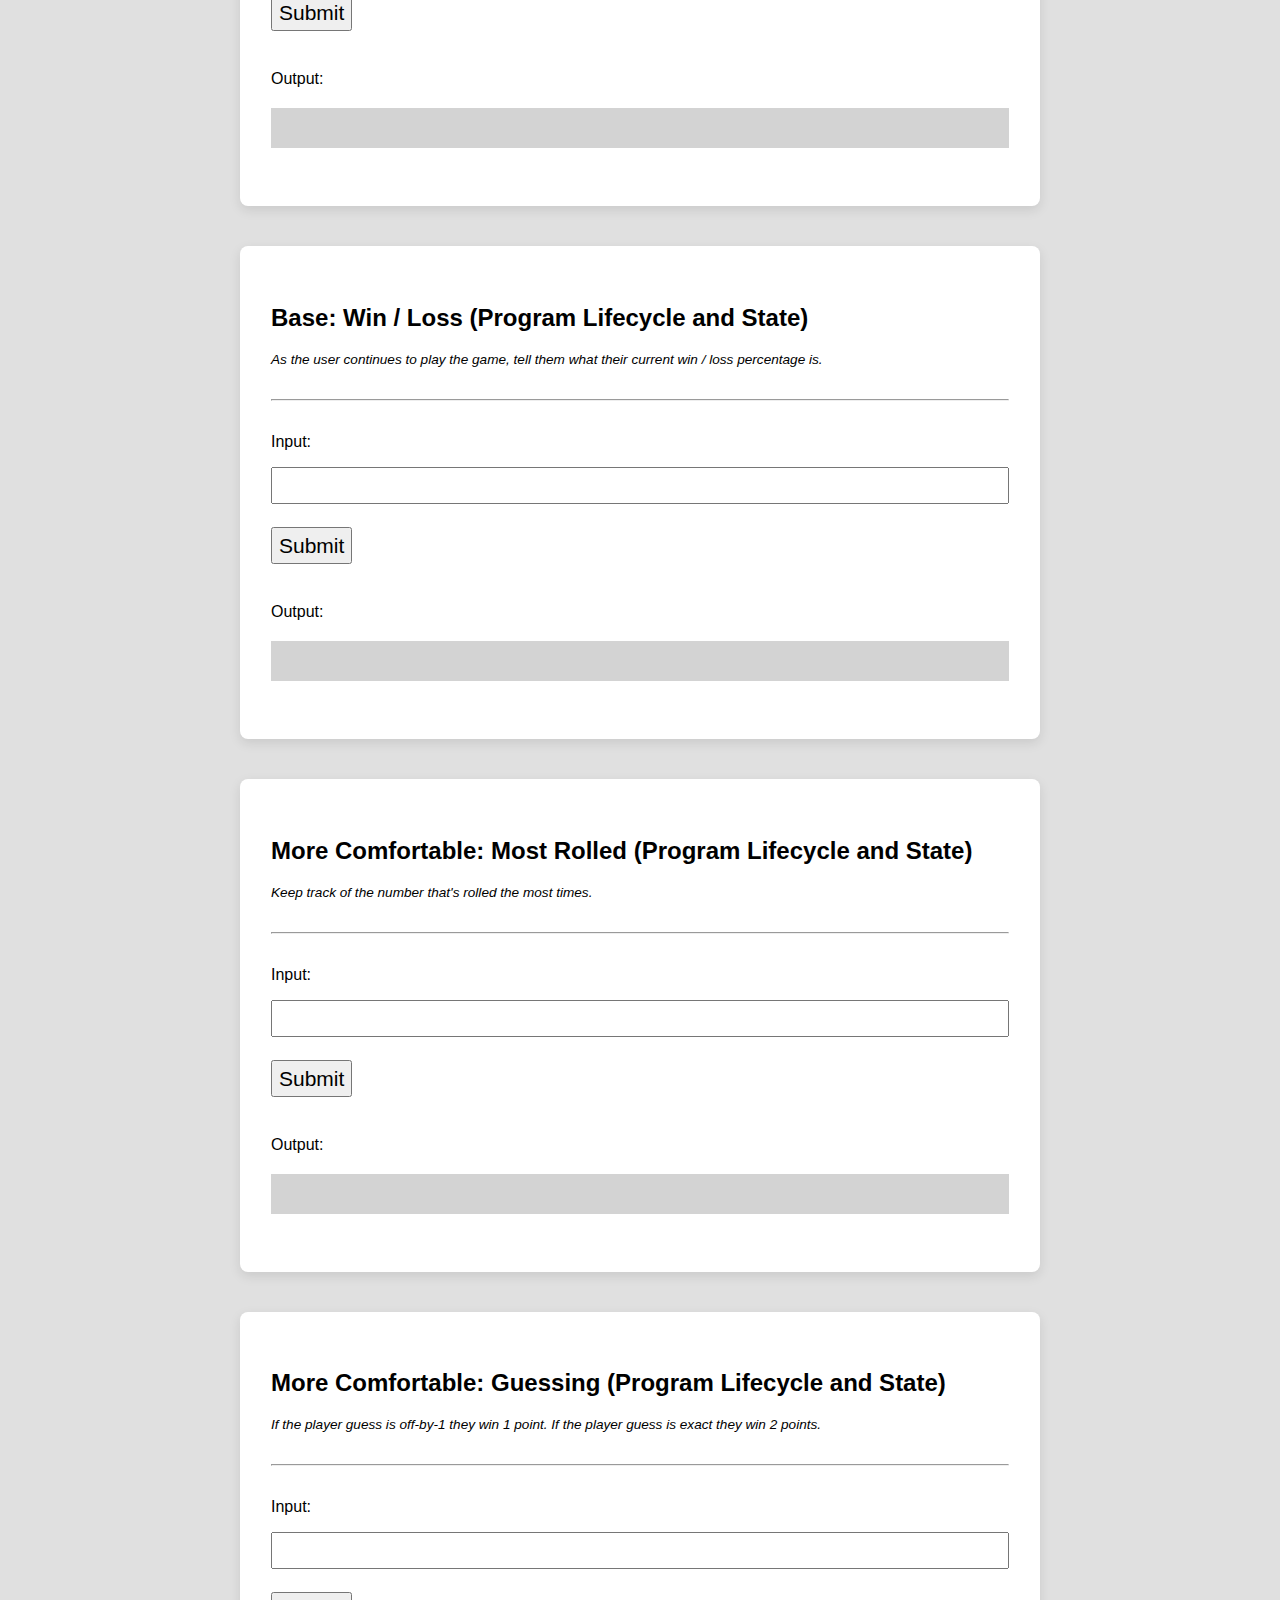
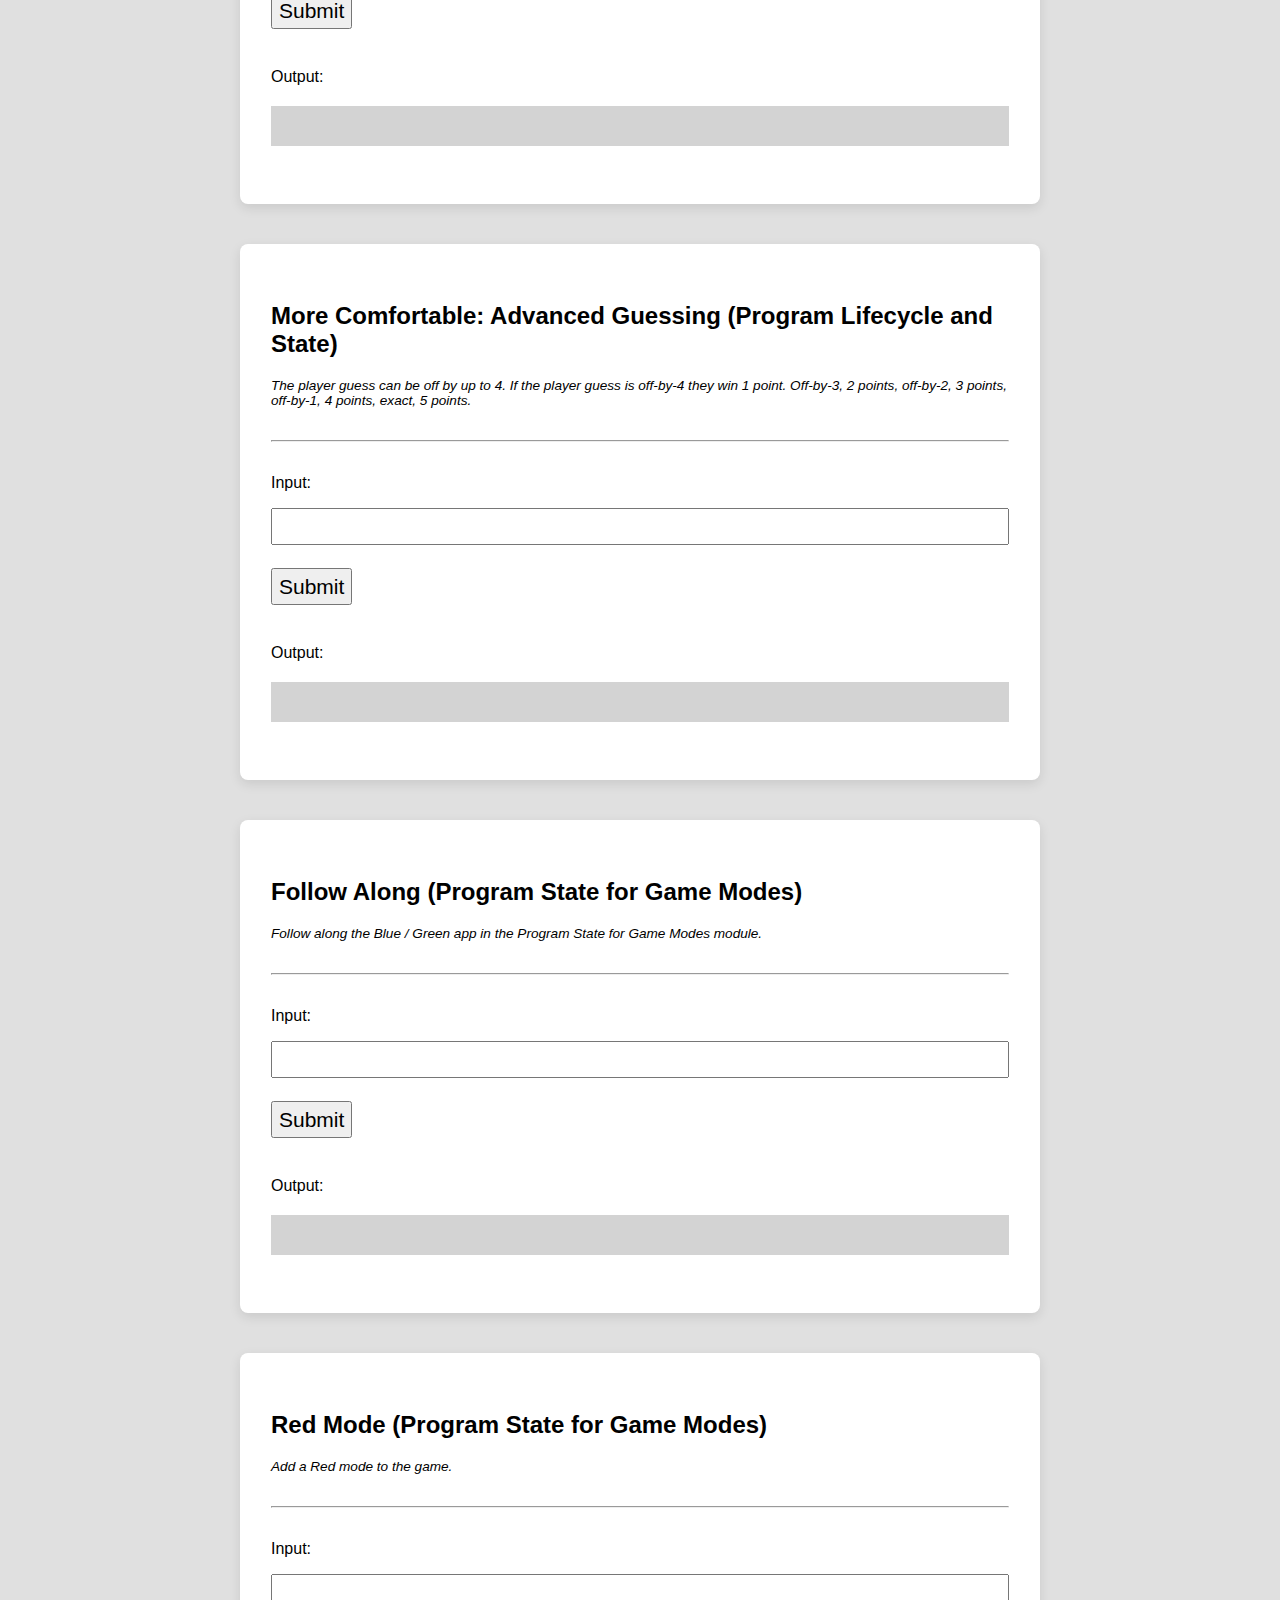
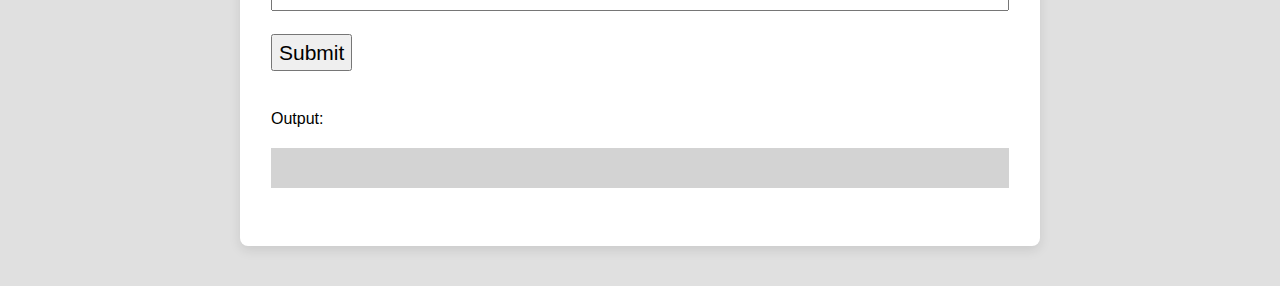
<file: day03-program-state/pre-class/index.html>
<!--  All HTML files begin with the following line: -->
<!DOCTYPE html>
<!-- This indicates that the rest of the lines that follow are to be interpreted as HTML. It tells the browser about what document type to expect. -->

<!-- All text enclosed in angled brackets are known as HTML element tags. There are usually, but not always, starting and closing element "tags", each representing a HTML element.
The <html> element is known as the root element of a HTML page. All other elements are encased within it. -->
<html>
  <!-- The <head> element contains meta information about the HTML page, information that is not rendered or displayed by the browser -->
  <head>
    <!-- The meta tag defines meta information in the HTML document. In this case, we are defining the charset. UTF-8 allows us to use emojis in the CodeSandbox environment -->
    <meta charset="UTF-8" />
    <!-- The <title> element specifies a title for the HTML page (which is shown in the browser's title bar or in the page's tab) and is the default name given to a bookmark of a webpage. -->
    <title>Basics</title>
    <!-- The <link> element specifies a relationship between this HTML page and an external resource, namely the styles.css file here. For the syntax '../../' in '../../styles.css', we are referring to the styles.css file (in the main directory) found 2 folders above the current one. In this case, we are linking a stylesheet which is a CSS file containing information relating to the layout and style of the webpage. The syntax within the styles.css file is also referred to as CSS - Cascading Style Sheets. -->
    <link rel="stylesheet" href="../../styles.css" />
  </head>

  <!-- The <body> element defines the document's body, and is a container for all the visible contents that will be rendered by the browser.  -->
  <body>
    <!-- The <nav> tag semantically defines a set of navigation links. It doesn't have many properties different from a <div>, and exists purely for semantic naming. -->
    <nav>
      <!-- The <ul> tag represents an unordered list, where items in the list are rendered on a vertical bulleted list. While we are listing the days of the exercises on this navbar, we are positioning them horizontally without the bullets. This is done using CSS, and you can preview the syntax in styles.css (do a search for "nav ul"). -->
      <ul>
        <li>
          <!-- An <a> tag defines a hyperlink, linking one page to another. The page to link to will be added to the "href" property of the tag. -->
          <a href="../../index.html">Home</a>
        </li>
        <li>
          <!-- An <a> tag defines a hyperlink, linking one page to another. The page to link to will be added to the "href" property of the tag. -->
          <a
            href="../../day01-data-manipulation-and-functions/in-class/index.html"
            >Day 1</a
          >
        </li>
        <li>
          <a
            href="../../day02-if-statements-boolean-operators/in-class/index.html"
            >Day 2</a
          >
        </li>
        <li>
          <a href="../../day03-program-state/in-class/index.html">Day 3</a>
        </li>
        <li>
          <a href="../../day04-loops/in-class/index.html">Day 4</a>
        </li>
        <li>
          <a href="../../day05-mad-libs/in-class/index.html">Day 5</a>
        </li>
        <li>
          <a href="../../day07-moar-cards/in-class/index.html">Day 7</a>
        </li>
        <li class="project">
          <a href="../../project3-blackjack/index.html">Blackjack</a>
        </li>
        <li class="project">
          <a href="../../project2-beat-that/index.html">Beat That!</a>
        </li>
        <li class="project">
          <a href="../../project1-sps/index.html">Scissors Paper Stone</a>
        </li>
      </ul>
    </nav>
    <!-- The <h1> element defines a large heading. There are 6 pre-set header elements, <h1> to <h6> -->
    <h1 id="header">🚀 Basics Day 3: Pre-Class Exercises 🚀</h1>
    <div class="flex justify-content-center">
      <div class="button-group">
        <a href="../pre-class/index.html" class="active button-group-button"
          >Pre-Class</a
        >
        <a href="../in-class/index.html" class="button-group-button"
          >In-Class</a
        >
      </div>
    </div>
    <!-- The <hr> tag represents a horizontal rule. It is used if you want to add line dividers across your page. -->
    <hr />
    <!-- The <div> tag defines a division or a section in an HTML document, and is commonly use as a "container" for nested HTML elements. -->
    <div class="container">
      <h2>Follow Along (Intro to Scope)</h2>
      <div class="instructions-text">
        <p>Follow along the examples in the Intro to Scope module.</p>
      </div>
      <!-- The <hr> tag represents a horizontal rule. It is used if you want to add line dividers across your page. -->
      <hr />
      <!-- The <p> tag defines a paragraph element. -->
      <p>Input:</p>
      <!-- The self-closing <input /> tag represents a field for a user to enter input. -->
      <input id="intro-scope-input-field" />
      <!-- The self-closing <br /> tag represents a line break - a line's worth of spacing before dispalying the next element. -->
      <br />
      <!-- The <button> tag represents.. you guessed it! a button. -->
      <button id="intro-scope-submit-button">Submit</button>
      <p>Output:</p>
      <div class="output-div" id="intro-scope-output-div"></div>
    </div>
    <!-- The <div> tag defines a division or a section in an HTML document, and is commonly use as a "container" for nested HTML elements. -->
    <div class="container">
      <h2>Base: App Setup (Program Lifecycle and State)</h2>
      <div class="instructions-text">
        <p>
          Replace the code per the instructions in the Exercises (Base) section
          in the Program Lifecycle and State module.
        </p>
      </div>
      <!-- The <hr> tag represents a horizontal rule. It is used if you want to add line dividers across your page. -->
      <hr />
      <!-- The <p> tag defines a paragraph element. -->
      <p>Input:</p>
      <!-- The self-closing <input /> tag represents a field for a user to enter input. -->
      <input id="app-setup-input-field" />
      <!-- The self-closing <br /> tag represents a line break - a line's worth of spacing before dispalying the next element. -->
      <br />
      <!-- The <button> tag represents.. you guessed it! a button. -->
      <button id="app-setup-submit-button">Submit</button>
      <p>Output:</p>
      <div class="output-div" id="app-setup-output-div"></div>
    </div>
    <!-- The <div> tag defines a division or a section in an HTML document, and is commonly use as a "container" for nested HTML elements. -->
    <div class="container">
      <h2>Base: Last Roll (Program Lifecycle and State)</h2>
      <div class="instructions-text">
        <p>
          Create a version of the dice game that tells the user what their
          previous dice roll was.
        </p>
      </div>
      <!-- The <hr> tag represents a horizontal rule. It is used if you want to add line dividers across your page. -->
      <hr />
      <!-- The <p> tag defines a paragraph element. -->
      <p>Input:</p>
      <!-- The self-closing <input /> tag represents a field for a user to enter input. -->
      <input id="last-roll-input-field" />
      <!-- The self-closing <br /> tag represents a line break - a line's worth of spacing before dispalying the next element. -->
      <br />
      <!-- The <button> tag represents.. you guessed it! a button. -->
      <button id="last-roll-submit-button">Submit</button>
      <p>Output:</p>
      <div class="output-div" id="last-roll-output-div"></div>
    </div>
    <!-- The <div> tag defines a division or a section in an HTML document, and is commonly use as a "container" for nested HTML elements. -->
    <div class="container">
      <h2>Base: Win / Loss (Program Lifecycle and State)</h2>
      <div class="instructions-text">
        <p>
          As the user continues to play the game, tell them what their current
          win / loss percentage is.
        </p>
      </div>
      <!-- The <hr> tag represents a horizontal rule. It is used if you want to add line dividers across your page. -->
      <hr />
      <!-- The <p> tag defines a paragraph element. -->
      <p>Input:</p>
      <!-- The self-closing <input /> tag represents a field for a user to enter input. -->
      <input id="win-loss-input-field" />
      <!-- The self-closing <br /> tag represents a line break - a line's worth of spacing before dispalying the next element. -->
      <br />
      <!-- The <button> tag represents.. you guessed it! a button. -->
      <button id="win-loss-submit-button">Submit</button>
      <p>Output:</p>
      <div class="output-div" id="win-loss-output-div"></div>
    </div>
    <!-- The <div> tag defines a division or a section in an HTML document, and is commonly use as a "container" for nested HTML elements. -->
    <div class="container">
      <h2>More Comfortable: Most Rolled (Program Lifecycle and State)</h2>
      <div class="instructions-text">
        <p>Keep track of the number that's rolled the most times.</p>
      </div>
      <!-- The <hr> tag represents a horizontal rule. It is used if you want to add line dividers across your page. -->
      <hr />
      <!-- The <p> tag defines a paragraph element. -->
      <p>Input:</p>
      <!-- The self-closing <input /> tag represents a field for a user to enter input. -->
      <input id="most-rolled-input-field" />
      <!-- The self-closing <br /> tag represents a line break - a line's worth of spacing before dispalying the next element. -->
      <br />
      <!-- The <button> tag represents.. you guessed it! a button. -->
      <button id="most-rolled-submit-button">Submit</button>
      <p>Output:</p>
      <div class="output-div" id="most-rolled-output-div"></div>
    </div>
    <!-- The <div> tag defines a division or a section in an HTML document, and is commonly use as a "container" for nested HTML elements. -->
    <div class="container">
      <h2>More Comfortable: Guessing (Program Lifecycle and State)</h2>
      <div class="instructions-text">
        <p>
          If the player guess is off-by-1 they win 1 point. If the player guess
          is exact they win 2 points.
        </p>
      </div>
      <!-- The <hr> tag represents a horizontal rule. It is used if you want to add line dividers across your page. -->
      <hr />
      <!-- The <p> tag defines a paragraph element. -->
      <p>Input:</p>
      <!-- The self-closing <input /> tag represents a field for a user to enter input. -->
      <input id="guessing-input-field" />
      <!-- The self-closing <br /> tag represents a line break - a line's worth of spacing before dispalying the next element. -->
      <br />
      <!-- The <button> tag represents.. you guessed it! a button. -->
      <button id="guessing-submit-button">Submit</button>
      <p>Output:</p>
      <div class="output-div" id="guessing-output-div"></div>
    </div>
    <!-- The <div> tag defines a division or a section in an HTML document, and is commonly use as a "container" for nested HTML elements. -->
    <div class="container">
      <h2>More Comfortable: Advanced Guessing (Program Lifecycle and State)</h2>
      <div class="instructions-text">
        <p>
          The player guess can be off by up to 4. If the player guess is
          off-by-4 they win 1 point. Off-by-3, 2 points, off-by-2, 3 points,
          off-by-1, 4 points, exact, 5 points.
        </p>
      </div>
      <!-- The <hr> tag represents a horizontal rule. It is used if you want to add line dividers across your page. -->
      <hr />
      <!-- The <p> tag defines a paragraph element. -->
      <p>Input:</p>
      <!-- The self-closing <input /> tag represents a field for a user to enter input. -->
      <input id="advanced-guessing-input-field" />
      <!-- The self-closing <br /> tag represents a line break - a line's worth of spacing before dispalying the next element. -->
      <br />
      <!-- The <button> tag represents.. you guessed it! a button. -->
      <button id="advanced-guessing-submit-button">Submit</button>
      <p>Output:</p>
      <div class="output-div" id="advanced-guessing-output-div"></div>
    </div>
    <!-- The <div> tag defines a division or a section in an HTML document, and is commonly use as a "container" for nested HTML elements. -->
    <div class="container">
      <h2>Follow Along (Program State for Game Modes)</h2>
      <div class="instructions-text">
        <p>
          Follow along the Blue / Green app in the Program State for Game Modes
          module.
        </p>
      </div>
      <!-- The <hr> tag represents a horizontal rule. It is used if you want to add line dividers across your page. -->
      <hr />
      <!-- The <p> tag defines a paragraph element. -->
      <p>Input:</p>
      <!-- The self-closing <input /> tag represents a field for a user to enter input. -->
      <input id="follow-along-input-field" />
      <!-- The self-closing <br /> tag represents a line break - a line's worth of spacing before dispalying the next element. -->
      <br />
      <!-- The <button> tag represents.. you guessed it! a button. -->
      <button id="follow-along-submit-button">Submit</button>
      <p>Output:</p>
      <div class="output-div" id="follow-along-output-div"></div>
    </div>
    <!-- The <div> tag defines a division or a section in an HTML document, and is commonly use as a "container" for nested HTML elements. -->
    <div class="container">
      <h2>Red Mode (Program State for Game Modes)</h2>
      <div class="instructions-text">
        <p>Add a Red mode to the game.</p>
      </div>
      <!-- The <hr> tag represents a horizontal rule. It is used if you want to add line dividers across your page. -->
      <hr />
      <!-- The <p> tag defines a paragraph element. -->
      <p>Input:</p>
      <!-- The self-closing <input /> tag represents a field for a user to enter input. -->
      <input id="red-mode-input-field" />
      <!-- The self-closing <br /> tag represents a line break - a line's worth of spacing before dispalying the next element. -->
      <br />
      <!-- The <button> tag represents.. you guessed it! a button. -->
      <button id="red-mode-submit-button">Submit</button>
      <p>Output:</p>
      <div class="output-div" id="red-mode-output-div"></div>
    </div>
    <!-- Everything below this is incorporating JavaScript programming logic into the webpage. -->
    <!-- The script tag encloses JavaScript syntax for the browser to interpret programtically -->
    <!-- The following line imports all code written in the script.js file -->
    <script src="script.js"></script>
    <!-- Define button click functionality -->
    <script>
      // Declare and define variables that represents the Submit Button for each exercise
      var introScopeButton = document.querySelector(
        "#intro-scope-submit-button"
      );
      var appSetupButton = document.querySelector("#app-setup-submit-button");
      var lastRollButton = document.querySelector("#last-roll-submit-button");
      var winLossButton = document.querySelector("#win-loss-submit-button");
      var mostRolledButton = document.querySelector(
        "#most-rolled-submit-button"
      );
      var guessingButton = document.querySelector("#guessing-submit-button");
      var advancedGuessingButton = document.querySelector(
        "#advanced-guessing-submit-button"
      );
      var followAlongButton = document.querySelector(
        "#follow-along-submit-button"
      );
      var redModeButton = document.querySelector("#red-mode-submit-button");

      // When the submit button is clicked, access the text entered by the user in the input field
      // And pass it as an input parameter to the main function as defined in script.js
      introScopeButton.addEventListener("click", function () {
        // Set result to input value
        var input = document.querySelector("#intro-scope-input-field");
        // Store the output of the main function in a new variable
        var result = introScopeMain(input.value);

        // Display result in output element
        var output = document.querySelector("#intro-scope-output-div");
        output.innerHTML = result;

        // Reset input value
        input.value = "";
      });

      appSetupButton.addEventListener("click", function () {
        // Set result to input value
        var input = document.querySelector("#app-setup-input-field");
        // Store the output of the main function in a new variable
        var result = appSetupMain(input.value);

        // Display result in output element
        var output = document.querySelector("#app-setup-output-div");
        output.innerHTML = result;

        // Reset input value
        input.value = "";
      });

      lastRollButton.addEventListener("click", function () {
        // Set result to input value
        var input = document.querySelector("#last-roll-input-field");
        // Store the output of the main function in a new variable
        var result = lastRollMain(input.value);

        // Display result in output element
        var output = document.querySelector("#last-roll-output-div");
        output.innerHTML = result;

        // Reset input value
        input.value = "";
      });

      winLossButton.addEventListener("click", function () {
        // Set result to input value
        var input = document.querySelector("#win-loss-input-field");
        // Store the output of the main function in a new variable
        var result = winLossMain(input.value);

        // Display result in output element
        var output = document.querySelector("#win-loss-output-div");
        output.innerHTML = result;

        // Reset input value
        input.value = "";
      });

      mostRolledButton.addEventListener("click", function () {
        // Set result to input value
        var input = document.querySelector("#most-rolled-input-field");
        // Store the output of the main function in a new variable
        var result = mostRolledMain(input.value);

        // Display result in output element
        var output = document.querySelector("#most-rolled-output-div");
        output.innerHTML = result;

        // Reset input value
        input.value = "";
      });

      guessingButton.addEventListener("click", function () {
        // Set result to input value
        var input = document.querySelector("#guessing-input-field");
        // Store the output of the main function in a new variable
        var result = guessingMain(input.value);

        // Display result in output element
        var output = document.querySelector("#guessing-output-div");
        output.innerHTML = result;

        // Reset input value
        input.value = "";
      });

      advancedGuessingButton.addEventListener("click", function () {
        // Set result to input value
        var input = document.querySelector("#advanced-guessing-input-field");
        // Store the output of the main function in a new variable
        var result = advancedGuessingMain(input.value);

        // Display result in output element
        var output = document.querySelector("#advanced-guessing-output-div");
        output.innerHTML = result;

        // Reset input value
        input.value = "";
      });

      followAlongButton.addEventListener("click", function () {
        // Set result to input value
        var input = document.querySelector("#follow-along-input-field");
        // Store the output of the main function in a new variable
        var result = followAlongMain(input.value);

        // Display result in output element
        var output = document.querySelector("#follow-along-output-div");
        output.innerHTML = result;

        // Reset input value
        input.value = "";
      });

      redModeButton.addEventListener("click", function () {
        // Set result to input value
        var input = document.querySelector("#red-mode-input-field");
        // Store the output of the main function in a new variable
        var result = redModeMain(input.value);

        // Display result in output element
        var output = document.querySelector("#red-mode-output-div");
        output.innerHTML = result;

        // Reset input value
        input.value = "";
      });
    </script>
  </body>
</html>
</file>
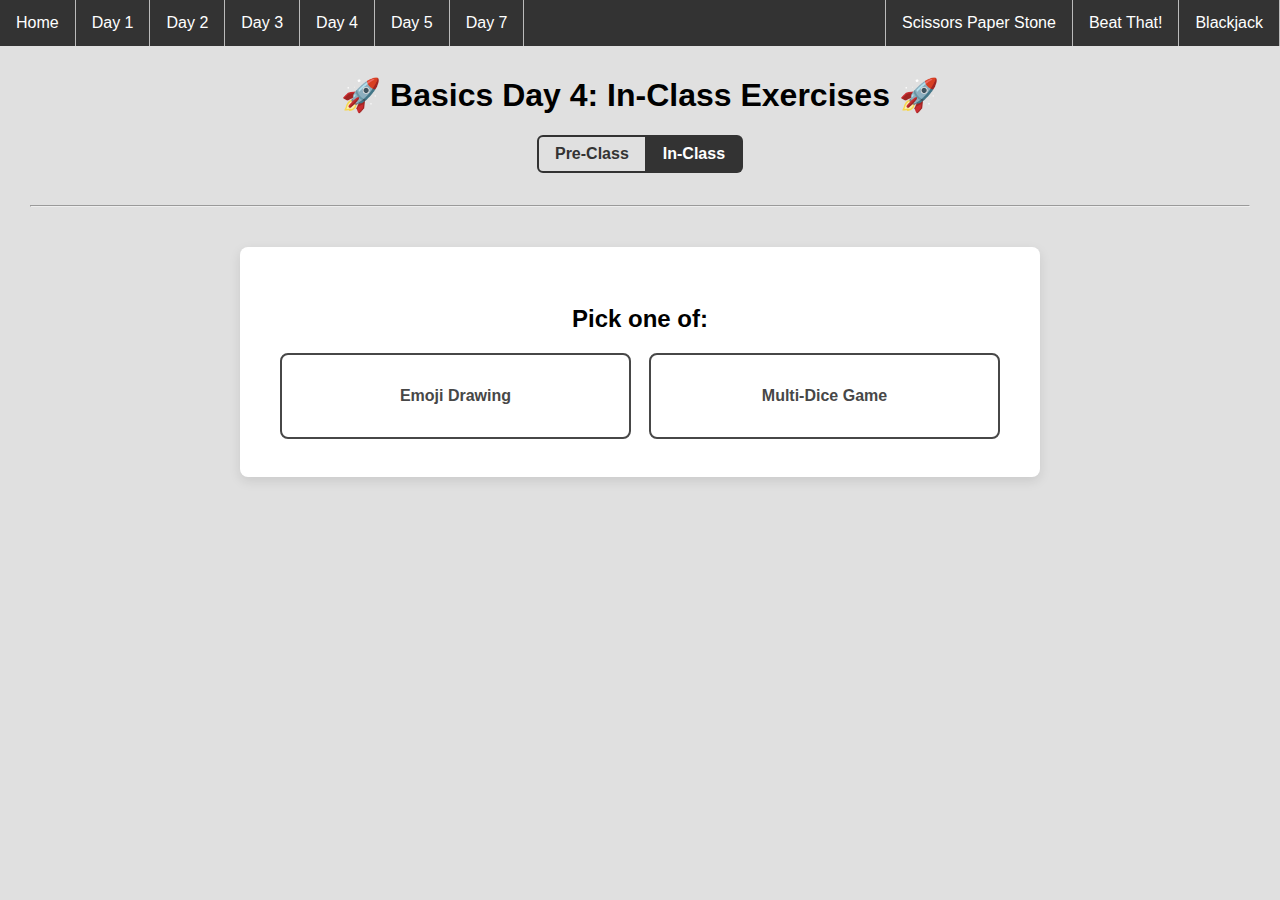
<file: day04-loops/in-class/index.html>
<!--  All HTML files begin with the following line: -->
<!DOCTYPE html>
<!-- This indicates that the rest of the lines that follow are to be interpreted as HTML. It tells the browser about what document type to expect. -->

<!-- All text enclosed in angled brackets are known as HTML element tags. There are usually, but not always, starting and closing element "tags", each representing a HTML element.
The <html> element is known as the root element of a HTML page. All other elements are encased within it. -->
<html>
  <!-- The <head> element contains meta information about the HTML page, information that is not rendered or displayed by the browser -->
  <head>
    <!-- The meta tag defines meta information in the HTML document. In this case, we are defining the charset. UTF-8 allows us to use emojis in the CodeSandbox environment -->
    <meta charset="UTF-8" />
    <!-- The <title> element specifies a title for the HTML page (which is shown in the browser's title bar or in the page's tab) and is the default name given to a bookmark of a webpage. -->
    <title>Basics</title>
    <!-- The <link> element specifies a relationship between this HTML page and an external resource, namely the styles.css file here. For the syntax '../../' in '../../styles.css', we are referring to the styles.css file (in the main directory) found 2 folders above the current one. In this case, we are linking a stylesheet which is a CSS file containing information relating to the layout and style of the webpage. The syntax within the styles.css file is also referred to as CSS - Cascading Style Sheets. -->
    <link rel="stylesheet" href="../../styles.css" />
  </head>

  <!-- The <body> element defines the document's body, and is a container for all the visible contents that will be rendered by the browser.  -->
  <body>
    <!-- The <nav> tag semantically defines a set of navigation links. It doesn't have many properties different from a <div>, and exists purely for semantic naming. -->
    <nav>
      <!-- The <ul> tag represents an unordered list, where items in the list are rendered on a vertical bulleted list. While we are listing the days of the exercises on this navbar, we are positioning them horizontally without the bullets. This is done using CSS, and you can preview the syntax in styles.css (do a search for "nav ul"). -->
      <ul>
        <li>
          <!-- An <a> tag defines a hyperlink, linking one page to another. The page to link to will be added to the "href" property of the tag. -->
          <a href="../../index.html">Home</a>
        </li>
        <li>
          <!-- An <a> tag defines a hyperlink, linking one page to another. The page to link to will be added to the "href" property of the tag. -->
          <a
            href="../../day01-data-manipulation-and-functions/in-class/index.html"
            >Day 1</a
          >
        </li>
        <li>
          <a
            href="../../day02-if-statements-boolean-operators/in-class/index.html"
            >Day 2</a
          >
        </li>
        <li>
          <a href="../../day03-program-state/in-class/index.html">Day 3</a>
        </li>
        <li>
          <a href="../../day04-loops/in-class/index.html">Day 4</a>
        </li>
        <li>
          <a href="../../day05-mad-libs/in-class/index.html">Day 5</a>
        </li>
        <li>
          <a href="../../day07-moar-cards/in-class/index.html">Day 7</a>
        </li>
        <li class="project">
          <a href="../../project3-blackjack/index.html">Blackjack</a>
        </li>
        <li class="project">
          <a href="../../project2-beat-that/index.html">Beat That!</a>
        </li>
        <li class="project">
          <a href="../../project1-sps/index.html">Scissors Paper Stone</a>
        </li>
      </ul>
    </nav>
    <!-- The <h1> element defines a large heading. There are 6 pre-set header elements, <h1> to <h6> -->
    <h1 id="header">🚀 Basics Day 4: In-Class Exercises 🚀</h1>
    <div class="flex justify-content-center">
      <div class="button-group">
        <a href="../pre-class/index.html" class="button-group-button"
          >Pre-Class</a
        >
        <a href="../in-class/index.html" class="active button-group-button"
          >In-Class</a
        >
      </div>
    </div>
    <!-- The <hr> tag represents a horizontal rule. It is used if you want to add line dividers across your page. -->
    <hr />
    <!-- The <div> tag defines a division or a section in an HTML document, and is commonly use as a "container" for nested HTML elements. -->
    <div class="container">
      <h2 class="text-center">Pick one of:</h2>
      <div class="ice-double">
        <a href="index_emoji.html">Emoji Drawing</a>
        <a href="index_dice.html">Multi-Dice Game</a>
      </div>
    </div>
  </body>
</html>
</file>
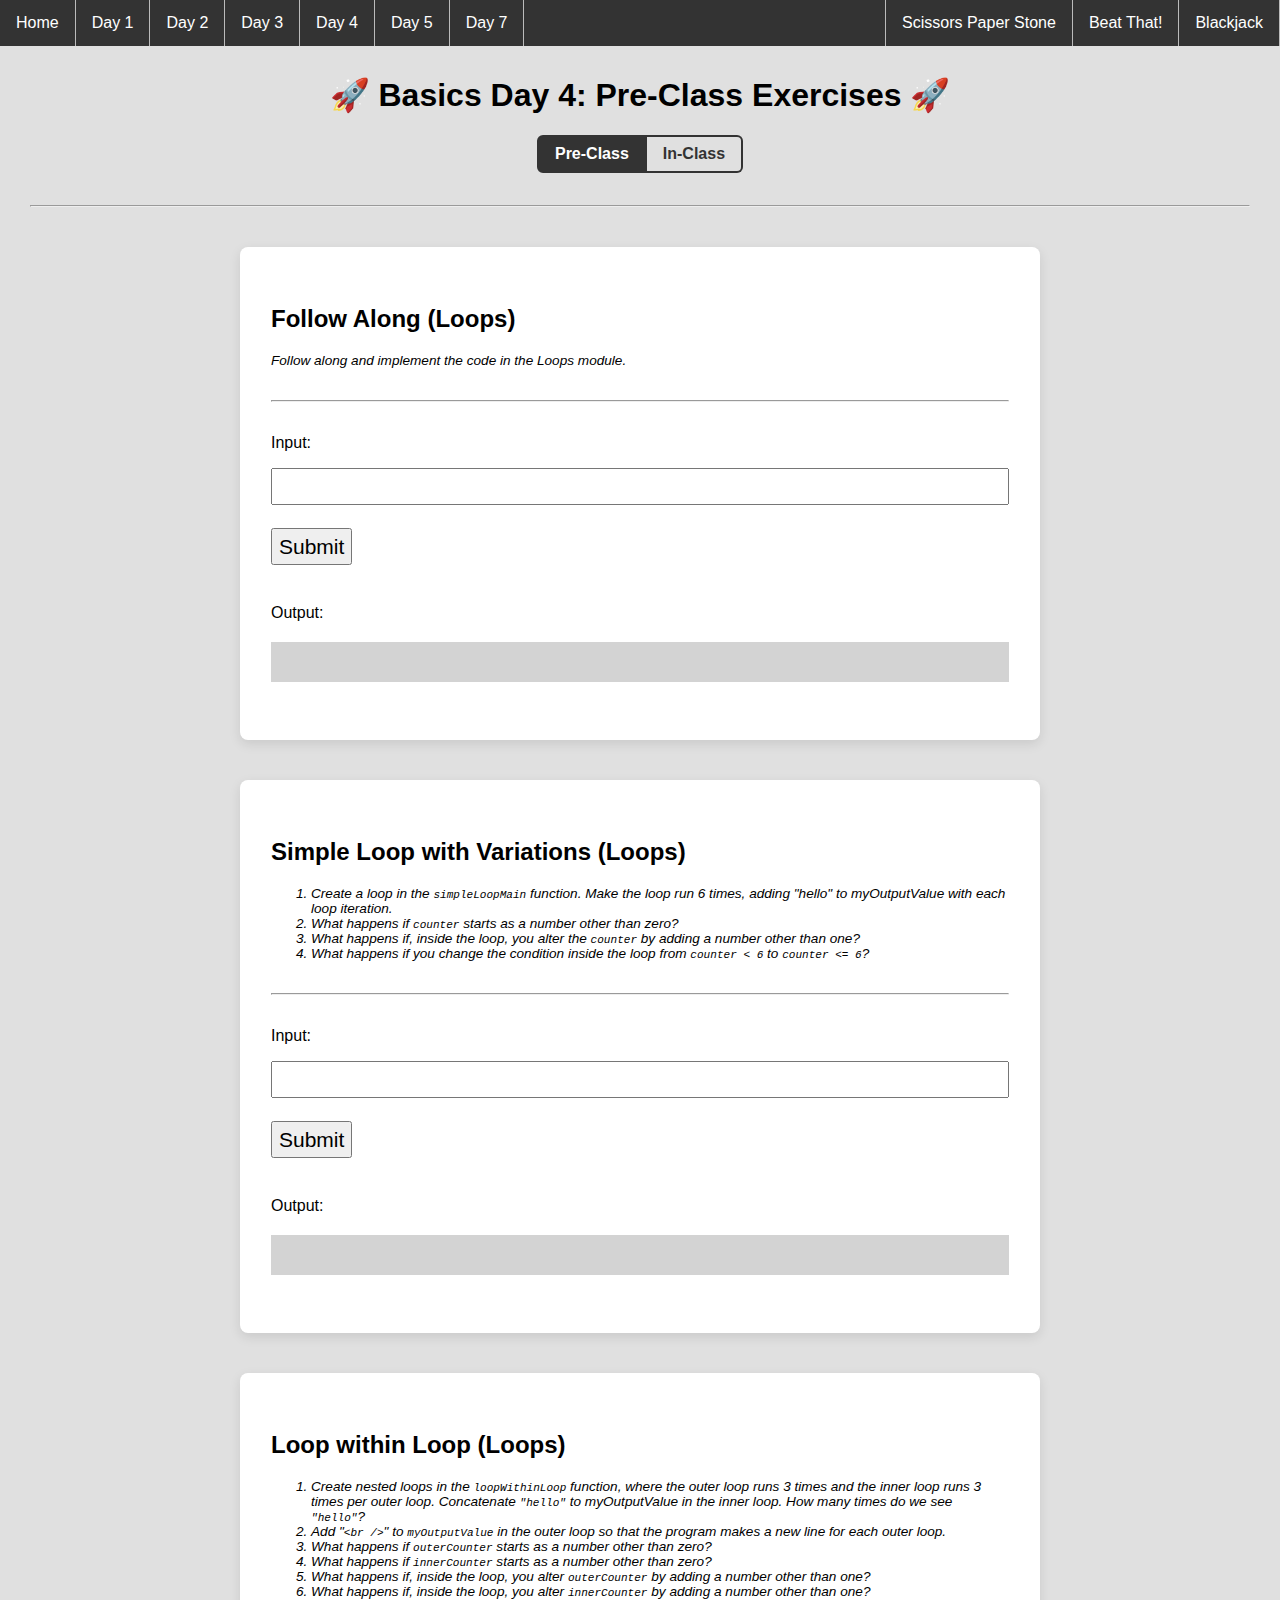
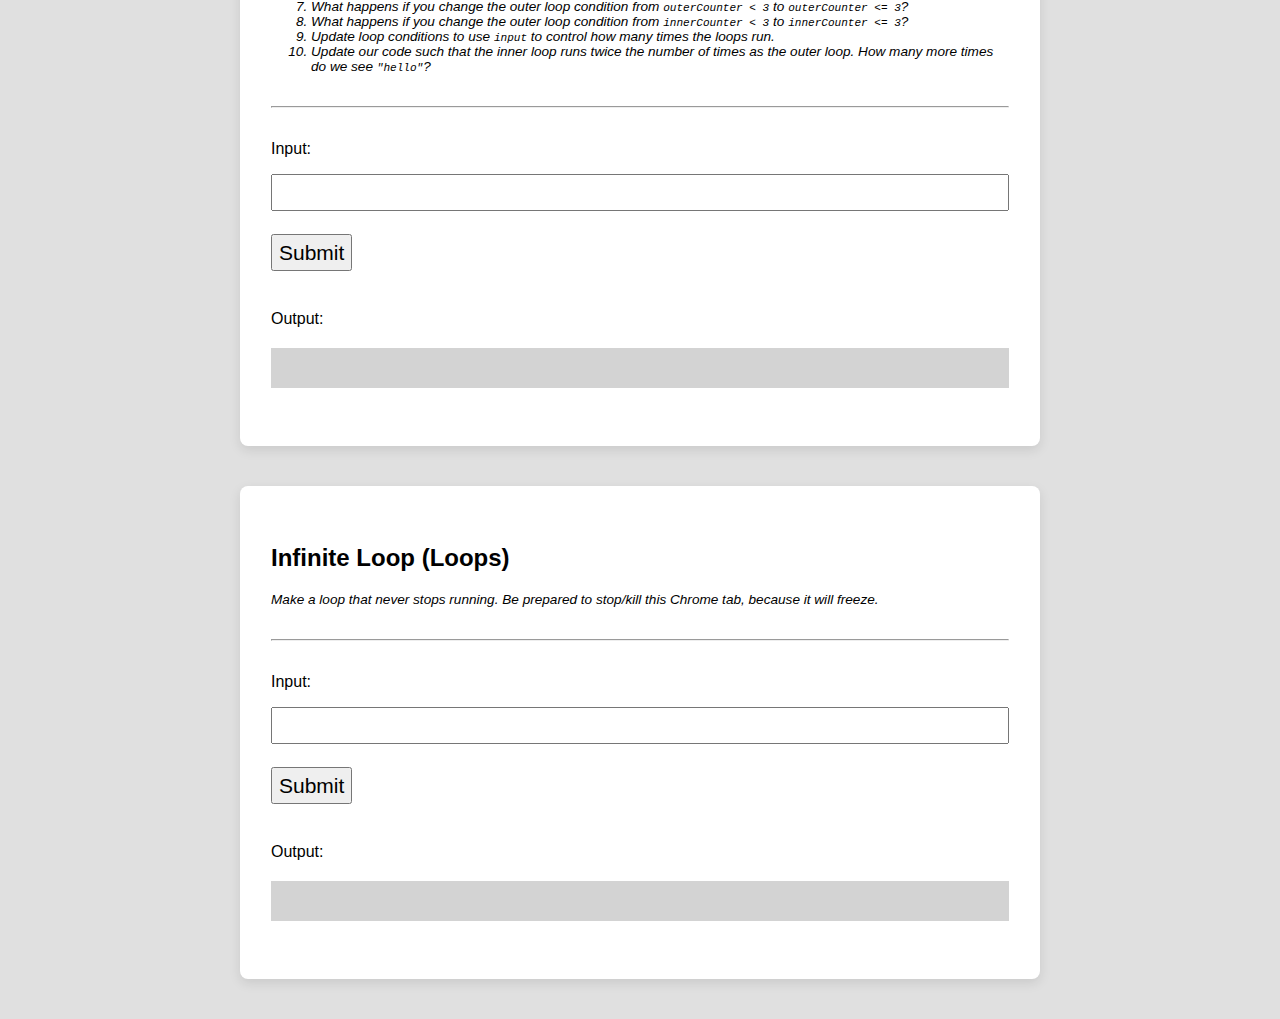
<file: day04-loops/pre-class/index.html>
<!--  All HTML files begin with the following line: -->
<!DOCTYPE html>
<!-- This indicates that the rest of the lines that follow are to be interpreted as HTML. It tells the browser about what document type to expect. -->

<!-- All text enclosed in angled brackets are known as HTML element tags. There are usually, but not always, starting and closing element "tags", each representing a HTML element.
The <html> element is known as the root element of a HTML page. All other elements are encased within it. -->
<html>
  <!-- The <head> element contains meta information about the HTML page, information that is not rendered or displayed by the browser -->
  <head>
    <!-- The meta tag defines meta information in the HTML document. In this case, we are defining the charset. UTF-8 allows us to use emojis in the CodeSandbox environment -->
    <meta charset="UTF-8" />
    <!-- The <title> element specifies a title for the HTML page (which is shown in the browser's title bar or in the page's tab) and is the default name given to a bookmark of a webpage. -->
    <title>Basics</title>
    <!-- The <link> element specifies a relationship between this HTML page and an external resource, namely the styles.css file here. For the syntax '../../' in '../../styles.css', we are referring to the styles.css file (in the main directory) found 2 folders above the current one. In this case, we are linking a stylesheet which is a CSS file containing information relating to the layout and style of the webpage. The syntax within the styles.css file is also referred to as CSS - Cascading Style Sheets. -->
    <link rel="stylesheet" href="../../styles.css" />
  </head>

  <!-- The <body> element defines the document's body, and is a container for all the visible contents that will be rendered by the browser.  -->
  <body>
    <!-- The <nav> tag semantically defines a set of navigation links. It doesn't have many properties different from a <div>, and exists purely for semantic naming. -->
    <nav>
      <!-- The <ul> tag represents an unordered list, where items in the list are rendered on a vertical bulleted list. While we are listing the days of the exercises on this navbar, we are positioning them horizontally without the bullets. This is done using CSS, and you can preview the syntax in styles.css (do a search for "nav ul"). -->
      <ul>
        <li>
          <!-- An <a> tag defines a hyperlink, linking one page to another. The page to link to will be added to the "href" property of the tag. -->
          <a href="../../index.html">Home</a>
        </li>
        <li>
          <!-- An <a> tag defines a hyperlink, linking one page to another. The page to link to will be added to the "href" property of the tag. -->
          <a
            href="../../day01-data-manipulation-and-functions/in-class/index.html"
            >Day 1</a
          >
        </li>
        <li>
          <a
            href="../../day02-if-statements-boolean-operators/in-class/index.html"
            >Day 2</a
          >
        </li>
        <li>
          <a href="../../day03-program-state/in-class/index.html">Day 3</a>
        </li>
        <li>
          <a href="../../day04-loops/in-class/index.html">Day 4</a>
        </li>
        <li>
          <a href="../../day05-mad-libs/in-class/index.html">Day 5</a>
        </li>
        <li>
          <a href="../../day07-moar-cards/in-class/index.html">Day 7</a>
        </li>
        <li class="project">
          <a href="../../project3-blackjack/index.html">Blackjack</a>
        </li>
        <li class="project">
          <a href="../../project2-beat-that/index.html">Beat That!</a>
        </li>
        <li class="project">
          <a href="../../project1-sps/index.html">Scissors Paper Stone</a>
        </li>
      </ul>
    </nav>
    <!-- The <h1> element defines a large heading. There are 6 pre-set header elements, <h1> to <h6> -->
    <h1 id="header">🚀 Basics Day 4: Pre-Class Exercises 🚀</h1>
    <div class="flex justify-content-center">
      <div class="button-group">
        <a href="../pre-class/index.html" class="active button-group-button"
          >Pre-Class</a
        >
        <a href="../in-class/index.html" class="button-group-button"
          >In-Class</a
        >
      </div>
    </div>
    <!-- The <hr> tag represents a horizontal rule. It is used if you want to add line dividers across your page. -->
    <hr />
    <!-- The <div> tag defines a division or a section in an HTML document, and is commonly use as a "container" for nested HTML elements. -->
    <div class="container">
      <h2>Follow Along (Loops)</h2>
      <div class="instructions-text">
        <p>Follow along and implement the code in the Loops module.</p>
      </div>
      <!-- The <hr> tag represents a horizontal rule. It is used if you want to add line dividers across your page. -->
      <hr />
      <!-- The <p> tag defines a paragraph element. -->
      <p>Input:</p>
      <!-- The self-closing <input /> tag represents a field for a user to enter input. -->
      <input id="follow-along-input-field" />
      <!-- The self-closing <br /> tag represents a line break - a line's worth of spacing before dispalying the next element. -->
      <br />
      <!-- The <button> tag represents.. you guessed it! a button. -->
      <button id="follow-along-submit-button">Submit</button>
      <p>Output:</p>
      <div class="output-div" id="follow-along-output-div"></div>
    </div>
    <!-- The <div> tag defines a division or a section in an HTML document, and is commonly use as a "container" for nested HTML elements. -->
    <div class="container">
      <h2>Simple Loop with Variations (Loops)</h2>
      <div class="instructions-text">
        <!-- The <ol> tag represents an ordered list, where items in the list can be ordered numerically. -->
        <ol>
          <!-- The <li> tag represents a list item, which has to be contained in an ordered list (<ol>) or an unordered list (<ul>). -->
          <li>
            Create a loop in the <code>simpleLoopMain</code> function. Make the
            loop run 6 times, adding "hello" to myOutputValue with each loop
            iteration.
          </li>
          <li>
            What happens if <code>counter</code> starts as a number other than
            zero?
          </li>
          <li>
            What happens if, inside the loop, you alter the
            <code>counter</code> by adding a number other than one?
          </li>
          <li>
            What happens if you change the condition inside the loop from
            <code>counter &lt; 6</code> to <code>counter &lt;= 6</code>?
          </li>
        </ol>
      </div>
      <!-- The <hr> tag represents a horizontal rule. It is used if you want to add line dividers across your page. -->
      <hr />
      <!-- The <p> tag defines a paragraph element. -->
      <p>Input:</p>
      <!-- The self-closing <input /> tag represents a field for a user to enter input. -->
      <input id="simple-loop-input-field" />
      <!-- The self-closing <br /> tag represents a line break - a line's worth of spacing before dispalying the next element. -->
      <br />
      <!-- The <button> tag represents.. you guessed it! a button. -->
      <button id="simple-loop-submit-button">Submit</button>
      <p>Output:</p>
      <div class="output-div" id="simple-loop-output-div"></div>
    </div>
    <!-- The <div> tag defines a division or a section in an HTML document, and is commonly use as a "container" for nested HTML elements. -->
    <div class="container">
      <h2>Loop within Loop (Loops)</h2>
      <div class="instructions-text">
        <!-- The <ol> tag represents an ordered list, where items in the list can be ordered numerically. -->
        <ol>
          <!-- The <li> tag represents a list item, which has to be contained in an ordered list (<ol>) or an unordered list (<ul>). -->
          <li>
            Create nested loops in the <code>loopWithinLoop</code> function,
            where the outer loop runs 3 times and the inner loop runs 3 times
            per outer loop. Concatenate <code>"hello"</code> to myOutputValue in
            the inner loop. How many times do we see <code>"hello"</code>?
          </li>
          <li>
            Add "<code>&lt;br /&gt;</code>" to <code>myOutputValue</code> in the
            outer loop so that the program makes a new line for each outer loop.
          </li>
          <li>
            What happens if <code>outerCounter</code> starts as a number other
            than zero?
          </li>
          <li>
            What happens if <code>innerCounter</code> starts as a number other
            than zero?
          </li>
          <li>
            What happens if, inside the loop, you alter
            <code>outerCounter</code> by adding a number other than one?
          </li>
          <li>
            What happens if, inside the loop, you alter
            <code>innerCounter</code> by adding a number other than one?
          </li>
          <li>
            What happens if you change the outer loop condition from
            <code>outerCounter &lt; 3</code> to
            <code>outerCounter &lt;= 3</code>?
          </li>
          <li>
            What happens if you change the outer loop condition from
            <code>innerCounter &lt; 3</code> to
            <code>innerCounter &lt;= 3</code>?
          </li>
          <li>
            Update loop conditions to use <code>input</code> to control how many
            times the loops run.
          </li>
          <li>
            Update our code such that the inner loop runs twice the number of
            times as the outer loop. How many more times do we see
            <code>"hello"</code>?
          </li>
        </ol>
      </div>
      <!-- The <hr> tag represents a horizontal rule. It is used if you want to add line dividers across your page. -->
      <hr />
      <!-- The <p> tag defines a paragraph element. -->
      <p>Input:</p>
      <!-- The self-closing <input /> tag represents a field for a user to enter input. -->
      <input id="loop-within-loop-input-field" />
      <!-- The self-closing <br /> tag represents a line break - a line's worth of spacing before dispalying the next element. -->
      <br />
      <!-- The <button> tag represents.. you guessed it! a button. -->
      <button id="loop-within-loop-submit-button">Submit</button>
      <p>Output:</p>
      <div class="output-div" id="loop-within-loop-output-div"></div>
    </div>
    <!-- The <div> tag defines a division or a section in an HTML document, and is commonly use as a "container" for nested HTML elements. -->
    <div class="container">
      <h2>Infinite Loop (Loops)</h2>
      <div class="instructions-text">
        <p>
          Make a loop that never stops running. Be prepared to stop/kill this
          Chrome tab, because it will freeze.
        </p>
      </div>
      <!-- The <hr> tag represents a horizontal rule. It is used if you want to add line dividers across your page. -->
      <hr />
      <!-- The <p> tag defines a paragraph element. -->
      <p>Input:</p>
      <!-- The self-closing <input /> tag represents a field for a user to enter input. -->
      <input id="infinite-loop-input-field" />
      <!-- The self-closing <br /> tag represents a line break - a line's worth of spacing before dispalying the next element. -->
      <br />
      <!-- The <button> tag represents.. you guessed it! a button. -->
      <button id="infinite-loop-submit-button">Submit</button>
      <p>Output:</p>
      <div class="output-div" id="infinite-loop-output-div"></div>
    </div>
    <!-- Everything below this is incorporating JavaScript programming logic into the webpage. -->
    <!-- The script tag encloses JavaScript syntax for the browser to interpret programtically -->
    <!-- The following line imports all code written in the script.js file -->
    <script src="script.js"></script>
    <!-- Define button click functionality -->
    <script>
      // Declare and define variables that represents the Submit Button for each exercise
      var followAlongButton = document.querySelector(
        "#follow-along-submit-button"
      );
      var simpleLoopButton = document.querySelector(
        "#simple-loop-submit-button"
      );
      var loopWithinLoopButton = document.querySelector(
        "#loop-within-loop-submit-button"
      );
      var infiniteLoopButton = document.querySelector(
        "#infinite-loop-submit-button"
      );

      // When the submit button is clicked, access the text entered by the user in the input field
      // And pass it as an input parameter to the main function as defined in script.js
      followAlongButton.addEventListener("click", function () {
        // Set result to input value
        var input = document.querySelector("#follow-along-input-field");
        // Store the output of the main function in a new variable
        var result = followAlongMain(input.value);

        // Display result in output element
        var output = document.querySelector("#follow-along-output-div");
        output.innerHTML = result;

        // Reset input value
        input.value = "";
      });

      simpleLoopButton.addEventListener("click", function () {
        // Set result to input value
        var input = document.querySelector("#simple-loop-input-field");
        // Store the output of the main function in a new variable
        var result = simpleLoopMain(input.value);

        // Display result in output element
        var output = document.querySelector("#simple-loop-output-div");
        output.innerHTML = result;

        // Reset input value
        input.value = "";
      });

      loopWithinLoopButton.addEventListener("click", function () {
        // Set result to input value
        var input = document.querySelector("#loop-within-loop-input-field");
        // Store the output of the main function in a new variable
        var result = loopWithinLoopMain(input.value);

        // Display result in output element
        var output = document.querySelector("#loop-within-loop-output-div");
        output.innerHTML = result;

        // Reset input value
        input.value = "";
      });

      infiniteLoopButton.addEventListener("click", function () {
        // Set result to input value
        var input = document.querySelector("#infinite-loop-input-field");
        // Store the output of the main function in a new variable
        var result = infiniteLoopMain(input.value);

        // Display result in output element
        var output = document.querySelector("#infinite-loop-output-div");
        output.innerHTML = result;

        // Reset input value
        input.value = "";
      });
    </script>
  </body>
</html>
</file>
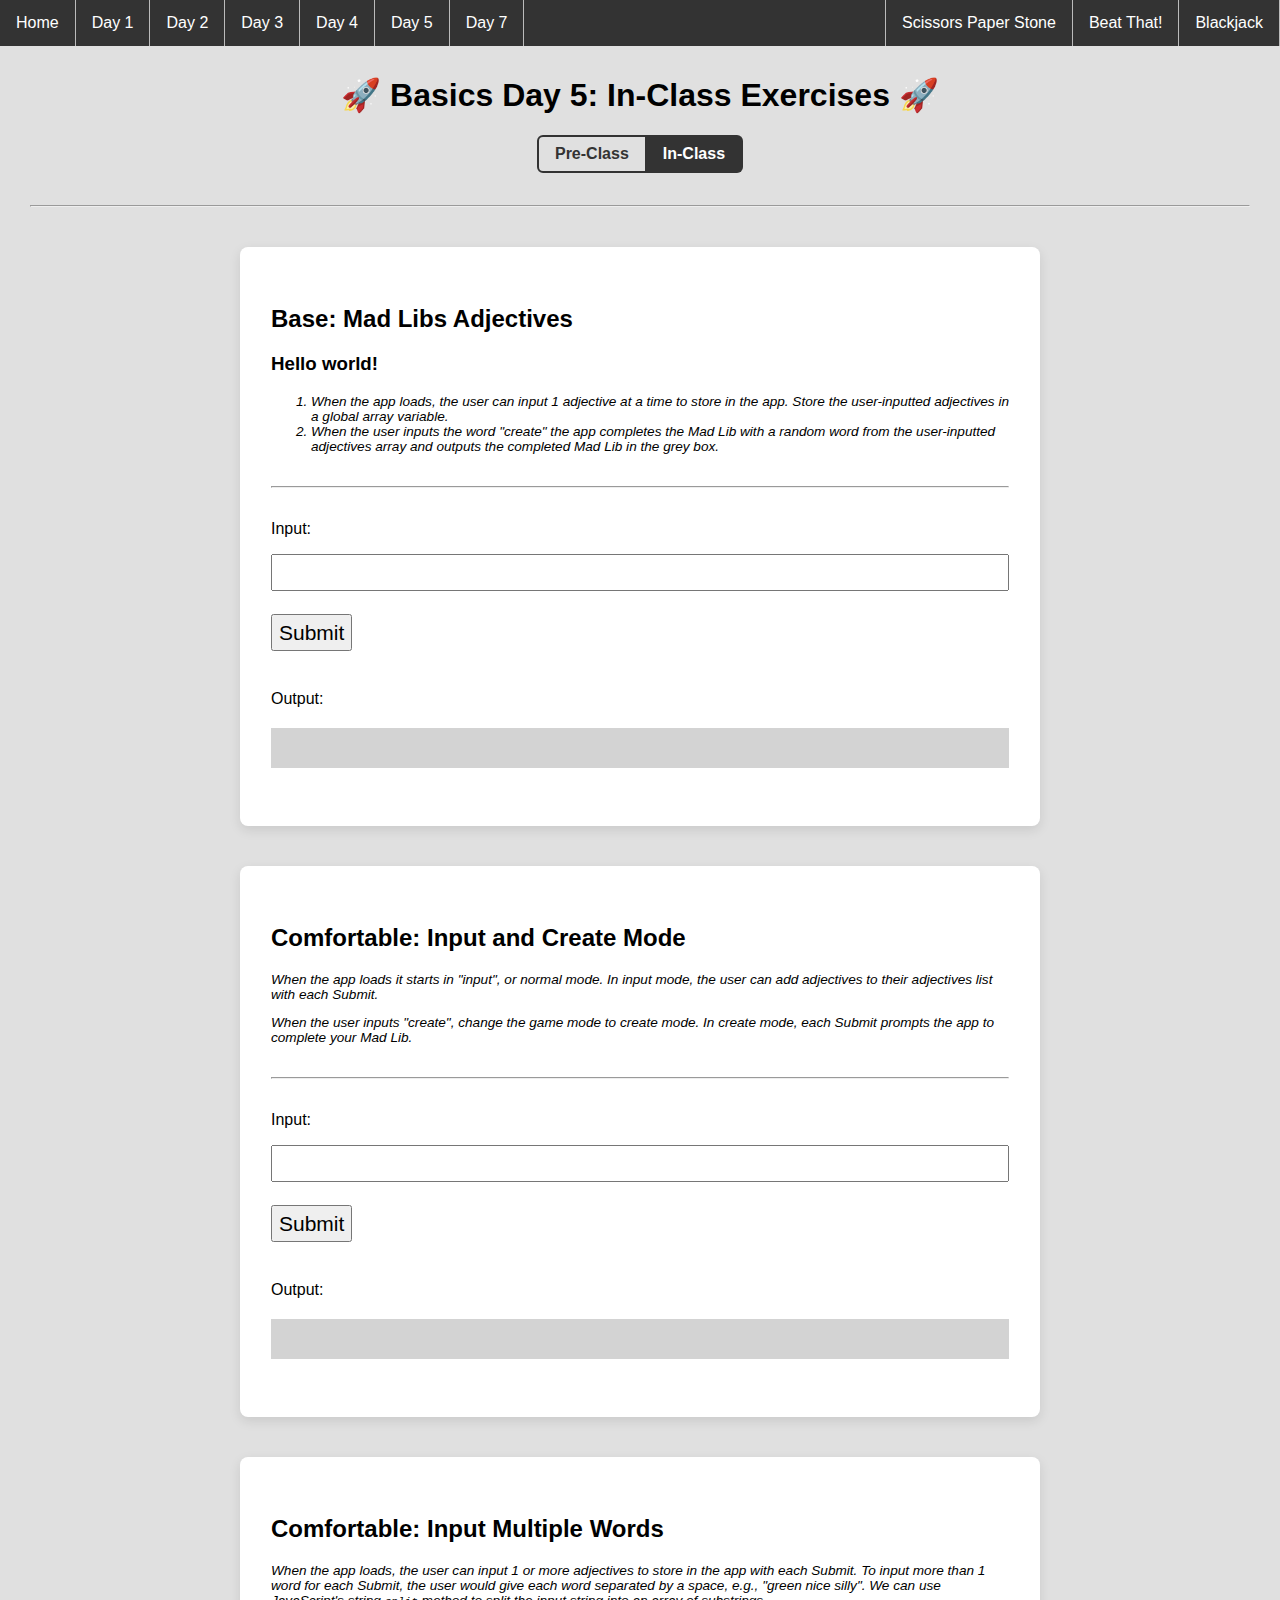
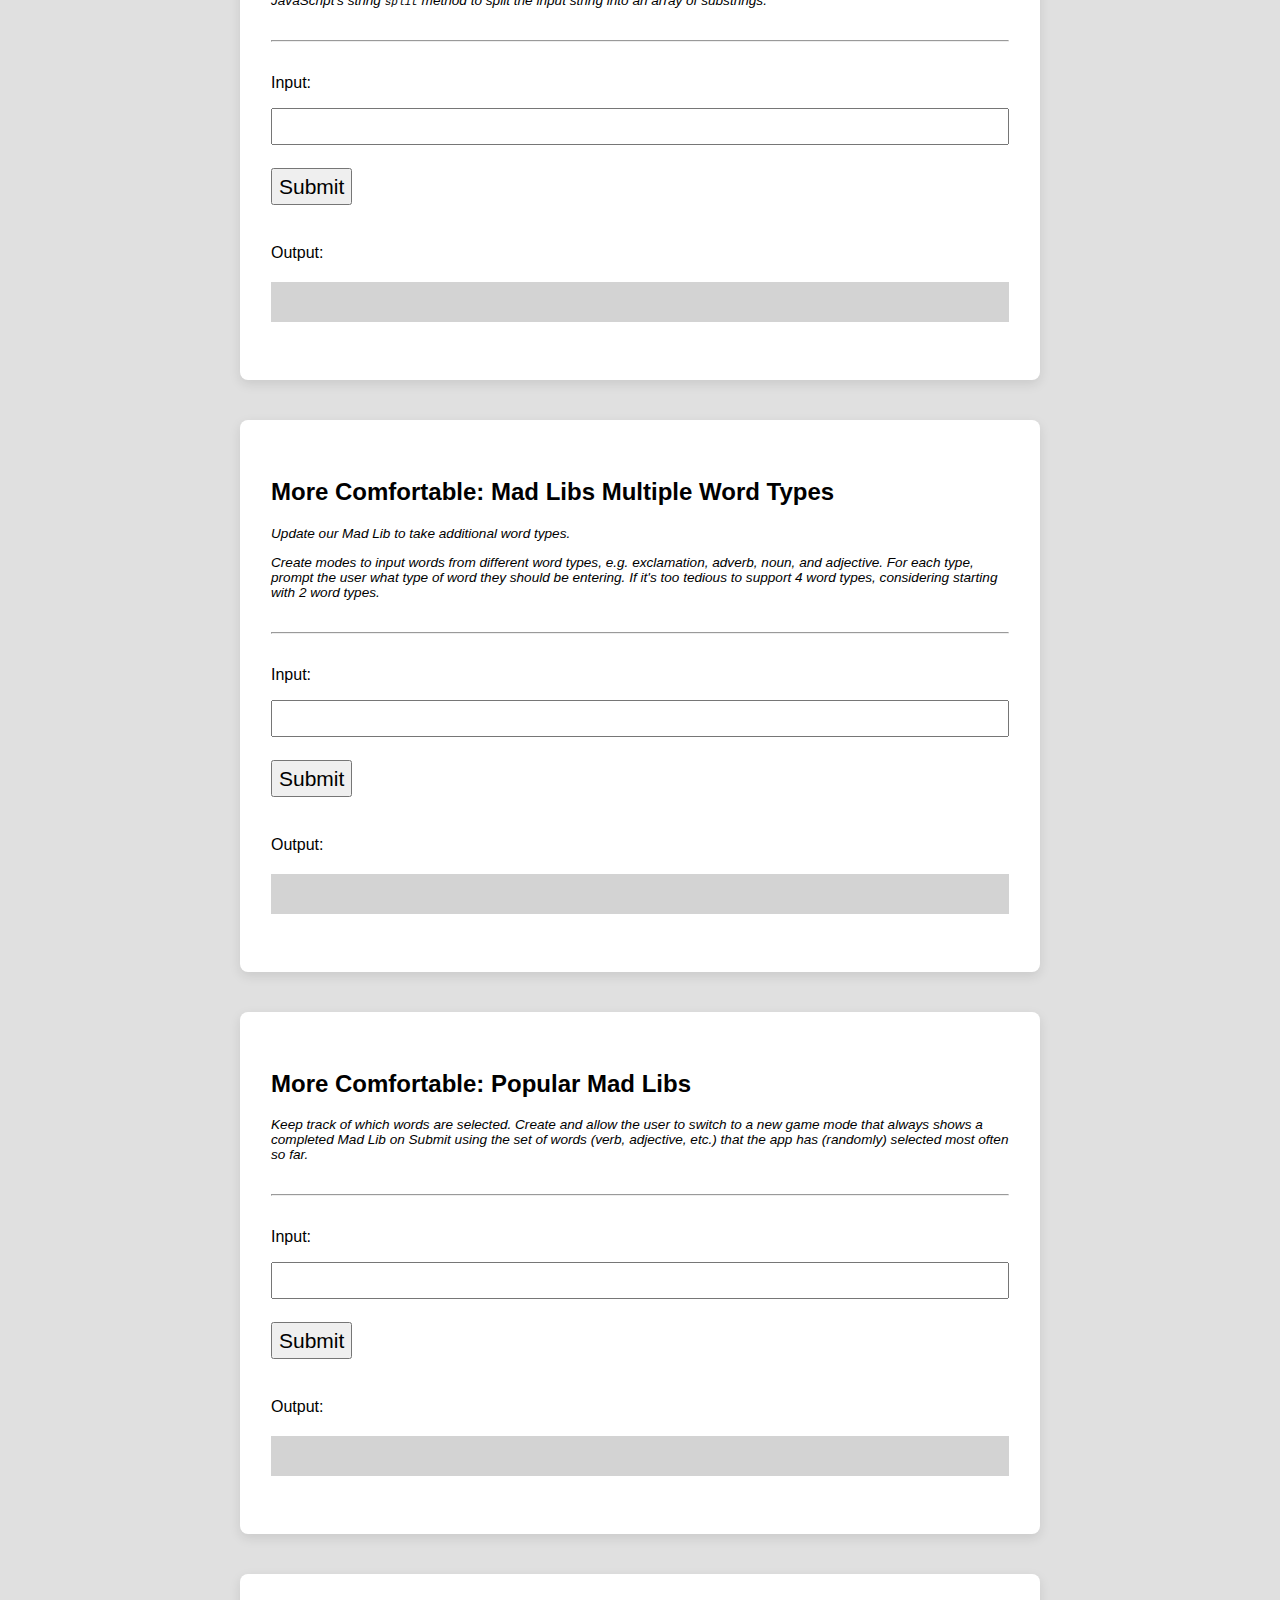
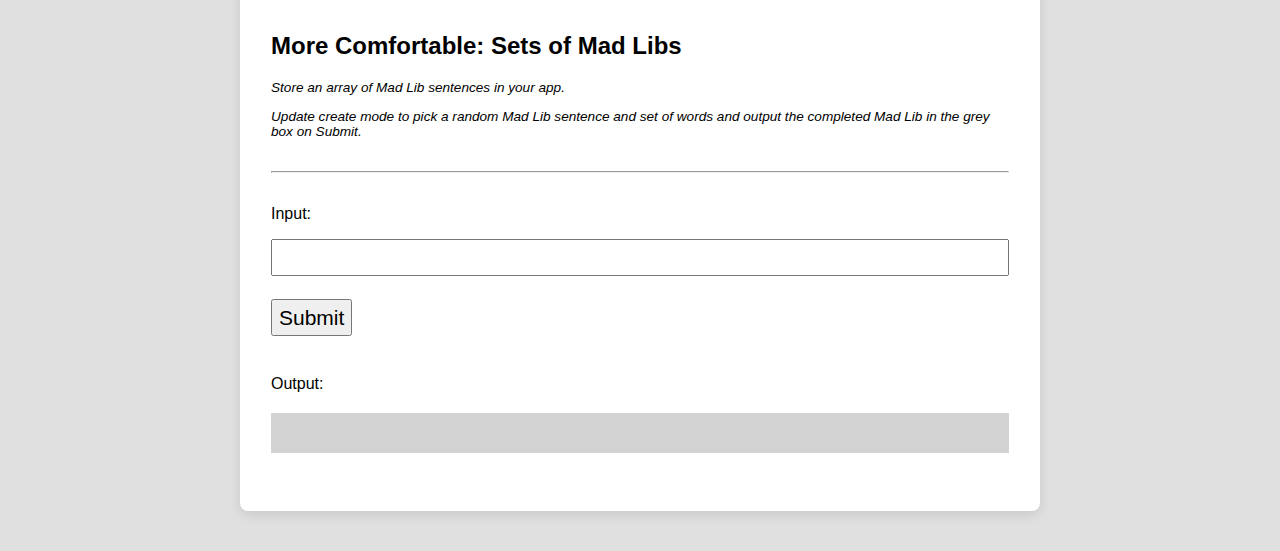
<file: day05-mad-libs/in-class/index.html>
<!--  All HTML files begin with the following line: -->
<!DOCTYPE html>
<!-- This indicates that the rest of the lines that follow are to be interpreted as HTML. It tells the browser about what document type to expect. -->

<!-- All text enclosed in angled brackets are known as HTML element tags. There are usually, but not always, starting and closing element "tags", each representing a HTML element.
The <html> element is known as the root element of a HTML page. All other elements are encased within it. -->
<html>
  <!-- The <head> element contains meta information about the HTML page, information that is not rendered or displayed by the browser -->
  <head>
    <!-- The meta tag defines meta information in the HTML document. In this case, we are defining the charset. UTF-8 allows us to use emojis in the CodeSandbox environment -->
    <meta charset="UTF-8" />
    <!-- The <title> element specifies a title for the HTML page (which is shown in the browser's title bar or in the page's tab) and is the default name given to a bookmark of a webpage. -->
    <title>Basics</title>
    <!-- The <link> element specifies a relationship between this HTML page and an external resource, namely the styles.css file here. For the syntax '../../' in '../../styles.css', we are referring to the styles.css file (in the main directory) found 2 folders above the current one. In this case, we are linking a stylesheet which is a CSS file containing information relating to the layout and style of the webpage. The syntax within the styles.css file is also referred to as CSS - Cascading Style Sheets. -->
    <link rel="stylesheet" href="../../styles.css" />
  </head>

  <!-- The <body> element defines the document's body, and is a container for all the visible contents that will be rendered by the browser.  -->
  <body>
    <!-- The <nav> tag semantically defines a set of navigation links. It doesn't have many properties different from a <div>, and exists purely for semantic naming. -->
    <nav>
      <!-- The <ul> tag represents an unordered list, where items in the list are rendered on a vertical bulleted list. While we are listing the days of the exercises on this navbar, we are positioning them horizontally without the bullets. This is done using CSS, and you can preview the syntax in styles.css (do a search for "nav ul"). -->
      <ul>
        <li>
          <!-- An <a> tag defines a hyperlink, linking one page to another. The page to link to will be added to the "href" property of the tag. -->
          <a href="../../index.html">Home</a>
        </li>
        <li>
          <!-- An <a> tag defines a hyperlink, linking one page to another. The page to link to will be added to the "href" property of the tag. -->
          <a
            href="../../day01-data-manipulation-and-functions/in-class/index.html"
            >Day 1</a
          >
        </li>
        <li>
          <a
            href="../../day02-if-statements-boolean-operators/in-class/index.html"
            >Day 2</a
          >
        </li>
        <li>
          <a href="../../day03-program-state/in-class/index.html">Day 3</a>
        </li>
        <li>
          <a href="../../day04-loops/in-class/index.html">Day 4</a>
        </li>
        <li>
          <a href="../../day05-mad-libs/in-class/index.html">Day 5</a>
        </li>
        <li>
          <a href="../../day07-moar-cards/in-class/index.html">Day 7</a>
        </li>
        <li class="project">
          <a href="../../project3-blackjack/index.html">Blackjack</a>
        </li>
        <li class="project">
          <a href="../../project2-beat-that/index.html">Beat That!</a>
        </li>
        <li class="project">
          <a href="../../project1-sps/index.html">Scissors Paper Stone</a>
        </li>
      </ul>
    </nav>
    <!-- The <h1> element defines a large heading. There are 6 pre-set header elements, <h1> to <h6> -->
    <h1 id="header">🚀 Basics Day 5: In-Class Exercises 🚀</h1>
    <div class="flex justify-content-center">
      <div class="button-group">
        <a href="../pre-class/index.html" class="button-group-button"
          >Pre-Class</a
        >
        <a href="../in-class/index.html" class="active button-group-button"
          >In-Class</a
        >
      </div>
    </div>
    <!-- The <hr> tag represents a horizontal rule. It is used if you want to add line dividers across your page. -->
    <hr />
    <!-- The <div> tag defines a division or a section in an HTML document, and is commonly use as a "container" for nested HTML elements. -->
    <div class="container">
      <h2>Base: Mad Libs Adjectives</h2>
      <h3>Hello world!</h3>
      <div class="instructions-text">
        <!-- The <ol> tag represents an ordered list, where items in the list can be ordered numerically. -->
        <ol>
          <!-- The <li> tag represents a list item, which has to be contained in an ordered list (<ol>) or an unordered list (<ul>). -->
          <li>
            When the app loads, the user can input 1 adjective at a time to
            store in the app. Store the user-inputted adjectives in a global
            array variable.
          </li>
          <li>
            When the user inputs the word "create" the app completes the Mad Lib
            with a random word from the user-inputted adjectives array and
            outputs the completed Mad Lib in the grey box.
          </li>
        </ol>
      </div>
      <!-- The <hr> tag represents a horizontal rule. It is used if you want to add line dividers across your page. -->
      <hr />
      <!-- The <p> tag defines a paragraph element. -->
      <p>Input:</p>
      <!-- The self-closing <input /> tag represents a field for a user to enter input. -->
      <input id="mad-libs-adjectives-input-field" />
      <!-- The self-closing <br /> tag represents a line break - a line's worth of spacing before dispalying the next element. -->
      <br />
      <!-- The <button> tag represents.. you guessed it! a button. -->
      <button id="mad-libs-adjectives-submit-button">Submit</button>
      <p>Output:</p>
      <div class="output-div" id="mad-libs-adjectives-output-div"></div>
    </div>
    <!-- The <div> tag defines a division or a section in an HTML document, and is commonly use as a "container" for nested HTML elements. -->
    <div class="container">
      <h2>Comfortable: Input and Create Mode</h2>
      <div class="instructions-text">
        <p>
          When the app loads it starts in "input", or normal mode. In input
          mode, the user can add adjectives to their adjectives list with each
          Submit.
        </p>
        <p>
          When the user inputs "create", change the game mode to create mode. In
          create mode, each Submit prompts the app to complete your Mad Lib.
        </p>
      </div>
      <!-- The <hr> tag represents a horizontal rule. It is used if you want to add line dividers across your page. -->
      <hr />
      <!-- The <p> tag defines a paragraph element. -->
      <p>Input:</p>
      <!-- The self-closing <input /> tag represents a field for a user to enter input. -->
      <input id="mad-libs-input-create-input-field" />
      <!-- The self-closing <br /> tag represents a line break - a line's worth of spacing before dispalying the next element. -->
      <br />
      <!-- The <button> tag represents.. you guessed it! a button. -->
      <button id="mad-libs-input-create-submit-button">Submit</button>
      <p>Output:</p>
      <div class="output-div" id="mad-libs-input-create-output-div"></div>
    </div>
    <!-- The <div> tag defines a division or a section in an HTML document, and is commonly use as a "container" for nested HTML elements. -->
    <div class="container">
      <h2>Comfortable: Input Multiple Words</h2>
      <div class="instructions-text">
        <p>
          When the app loads, the user can input 1 or more adjectives to store
          in the app with each Submit. To input more than 1 word for each
          Submit, the user would give each word separated by a space, e.g.,
          "green nice silly". We can use JavaScript's string
          <code>split</code> method to split the input string into an array of
          substrings.
        </p>
      </div>
      <!-- The <hr> tag represents a horizontal rule. It is used if you want to add line dividers across your page. -->
      <hr />
      <!-- The <p> tag defines a paragraph element. -->
      <p>Input:</p>
      <!-- The self-closing <input /> tag represents a field for a user to enter input. -->
      <input id="mad-libs-multiple-words-input-field" />
      <!-- The self-closing <br /> tag represents a line break - a line's worth of spacing before dispalying the next element. -->
      <br />
      <!-- The <button> tag represents.. you guessed it! a button. -->
      <button id="mad-libs-multiple-words-submit-button">Submit</button>
      <p>Output:</p>
      <div class="output-div" id="mad-libs-multiple-words-output-div"></div>
    </div>
    <!-- The <div> tag defines a division or a section in an HTML document, and is commonly use as a "container" for nested HTML elements. -->
    <div class="container">
      <h2>More Comfortable: Mad Libs Multiple Word Types</h2>
      <div class="instructions-text">
        <p>Update our Mad Lib to take additional word types.</p>
        <p>
          Create modes to input words from different word types, e.g.
          exclamation, adverb, noun, and adjective. For each type, prompt the
          user what type of word they should be entering. If it's too tedious to
          support 4 word types, considering starting with 2 word types.
        </p>
      </div>
      <!-- The <hr> tag represents a horizontal rule. It is used if you want to add line dividers across your page. -->
      <hr />
      <!-- The <p> tag defines a paragraph element. -->
      <p>Input:</p>
      <!-- The self-closing <input /> tag represents a field for a user to enter input. -->
      <input id="mad-libs-multiple-types-input-field" />
      <!-- The self-closing <br /> tag represents a line break - a line's worth of spacing before dispalying the next element. -->
      <br />
      <!-- The <button> tag represents.. you guessed it! a button. -->
      <button id="mad-libs-multiple-types-submit-button">Submit</button>
      <p>Output:</p>
      <div class="output-div" id="mad-libs-multiple-types-output-div"></div>
    </div>
    <!-- The <div> tag defines a division or a section in an HTML document, and is commonly use as a "container" for nested HTML elements. -->
    <div class="container">
      <h2>More Comfortable: Popular Mad Libs</h2>
      <div class="instructions-text">
        <p>
          Keep track of which words are selected. Create and allow the user to
          switch to a new game mode that always shows a completed Mad Lib on
          Submit using the set of words (verb, adjective, etc.) that the app has
          (randomly) selected most often so far.
        </p>
      </div>
      <!-- The <hr> tag represents a horizontal rule. It is used if you want to add line dividers across your page. -->
      <hr />
      <!-- The <p> tag defines a paragraph element. -->
      <p>Input:</p>
      <!-- The self-closing <input /> tag represents a field for a user to enter input. -->
      <input id="mad-libs-popular-input-field" />
      <!-- The self-closing <br /> tag represents a line break - a line's worth of spacing before dispalying the next element. -->
      <br />
      <!-- The <button> tag represents.. you guessed it! a button. -->
      <button id="mad-libs-popular-submit-button">Submit</button>
      <p>Output:</p>
      <div class="output-div" id="mad-libs-popular-output-div"></div>
    </div>

    <!-- The <div> tag defines a division or a section in an HTML document, and is commonly use as a "container" for nested HTML elements. -->
    <div class="container">
      <h2>More Comfortable: Sets of Mad Libs</h2>
      <div class="instructions-text">
        <p>Store an array of Mad Lib sentences in your app.</p>
        <p>
          Update create mode to pick a random Mad Lib sentence and set of words
          and output the completed Mad Lib in the grey box on Submit.
        </p>
      </div>
      <!-- The <hr> tag represents a horizontal rule. It is used if you want to add line dividers across your page. -->
      <hr />
      <!-- The <p> tag defines a paragraph element. -->
      <p>Input:</p>
      <!-- The self-closing <input /> tag represents a field for a user to enter input. -->
      <input id="mad-libs-sets-input-field" />
      <!-- The self-closing <br /> tag represents a line break - a line's worth of spacing before dispalying the next element. -->
      <br />
      <!-- The <button> tag represents.. you guessed it! a button. -->
      <button id="mad-libs-sets-submit-button">Submit</button>
      <p>Output:</p>
      <div class="output-div" id="mad-libs-sets-output-div"></div>
    </div>
    <!-- Everything below this is incorporating JavaScript programming logic into the webpage. -->
    <!-- The script tag encloses JavaScript syntax for the browser to interpret programtically -->
    <!-- The following line imports all code written in the script.js file -->
    <script src="script.js"></script>
    <!-- Define button click functionality -->
    <script>
      // Declare and define variables that represents the Submit Button for each exercise
      var madLibsAdjectivesButton = document.querySelector(
        "#mad-libs-adjectives-submit-button"
      );
      var madLibsPopularButton = document.querySelector(
        "#mad-libs-popular-submit-button"
      );
      var madLibsInputCreateButton = document.querySelector(
        "#mad-libs-input-create-submit-button"
      );
      var madLibsMultipleWordsButton = document.querySelector(
        "#mad-libs-multiple-words-submit-button"
      );
      var madLibsMultipleTypesButton = document.querySelector(
        "#mad-libs-multiple-types-submit-button"
      );
      var madLibsSetsButton = document.querySelector(
        "#mad-libs-sets-submit-button"
      );

      // When the submit button is clicked, access the text entered by the user in the input field
      // And pass it as an input parameter to the main function as defined in script.js
      madLibsAdjectivesButton.addEventListener("click", function () {
        // Set result to input value
        var input = document.querySelector("#mad-libs-adjectives-input-field");
        // Store the output of the main function in a new variable
        var result = madLibsAdjectivesMain(input.value);

        // Display result in output element
        var output = document.querySelector("#mad-libs-adjectives-output-div");
        output.innerHTML = result;

        // Reset input value
        input.value = "";
      });

      madLibsPopularButton.addEventListener("click", function () {
        // Set result to input value
        var input = document.querySelector("#mad-libs-popular-input-field");
        // Store the output of the main function in a new variable
        var result = madLibsPopularMain(input.value);

        // Display result in output element
        var output = document.querySelector("#mad-libs-popular-output-div");
        output.innerHTML = result;

        // Reset input value
        input.value = "";
      });

      madLibsInputCreateButton.addEventListener("click", function () {
        // Set result to input value
        var input = document.querySelector(
          "#mad-libs-input-create-input-field"
        );
        // Store the output of the main function in a new variable
        var result = madLibsInputCreateMain(input.value);

        // Display result in output element
        var output = document.querySelector(
          "#mad-libs-input-create-output-div"
        );
        output.innerHTML = result;

        // Reset input value
        input.value = "";
      });

      madLibsMultipleWordsButton.addEventListener("click", function () {
        // Set result to input value
        var input = document.querySelector(
          "#mad-libs-multiple-words-input-field"
        );
        // Store the output of the main function in a new variable
        var result = madLibsMultipleWordsMain(input.value);

        // Display result in output element
        var output = document.querySelector(
          "#mad-libs-multiple-words-output-div"
        );
        output.innerHTML = result;

        // Reset input value
        input.value = "";
      });

      madLibsMultipleTypesButton.addEventListener("click", function () {
        // Set result to input value
        var input = document.querySelector(
          "#mad-libs-multiple-types-input-field"
        );
        // Store the output of the main function in a new variable
        var result = madLibsMultipleTypesMain(input.value);

        // Display result in output element
        var output = document.querySelector(
          "#mad-libs-multiple-types-output-div"
        );
        output.innerHTML = result;

        // Reset input value
        input.value = "";
      });

      madLibsSetsButton.addEventListener("click", function () {
        // Set result to input value
        var input = document.querySelector("#mad-libs-sets-input-field");
        // Store the output of the main function in a new variable
        var result = madLibsSetsMain(input.value);

        // Display result in output element
        var output = document.querySelector("#mad-libs-sets-output-div");
        output.innerHTML = result;

        // Reset input value
        input.value = "";
      });
    </script>
  </body>
</html>
</file>
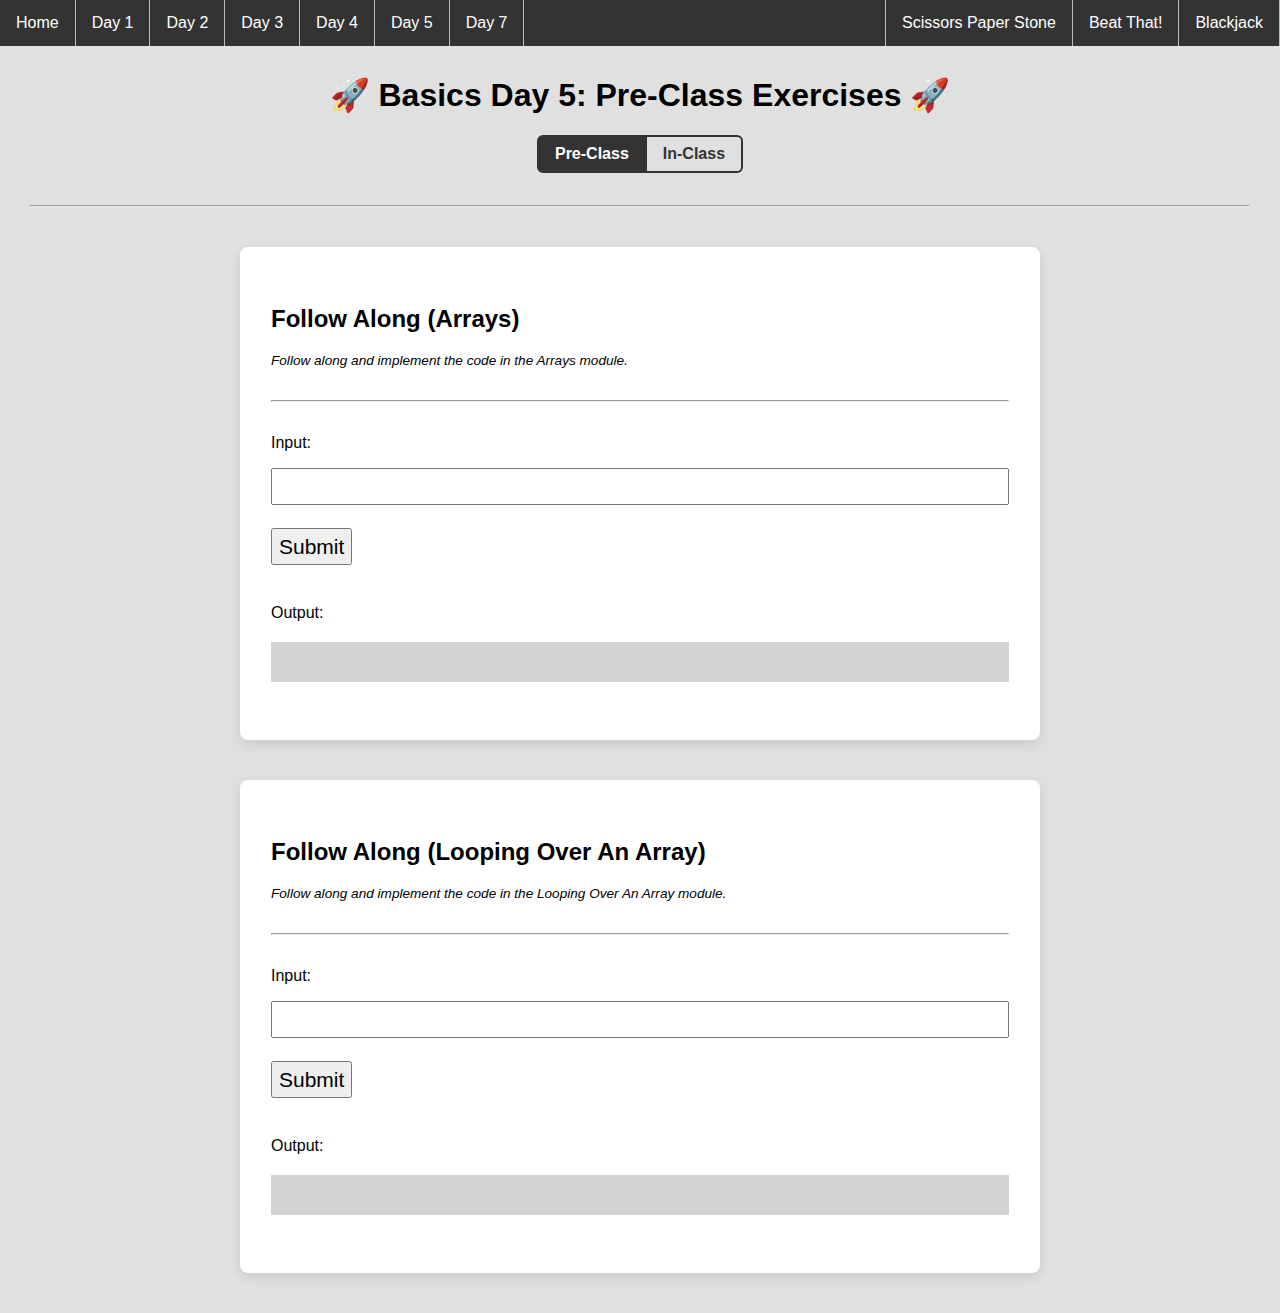
<file: day05-mad-libs/pre-class/index.html>
<!--  All HTML files begin with the following line: -->
<!DOCTYPE html>
<!-- This indicates that the rest of the lines that follow are to be interpreted as HTML. It tells the browser about what document type to expect. -->

<!-- All text enclosed in angled brackets are known as HTML element tags. There are usually, but not always, starting and closing element "tags", each representing a HTML element.
The <html> element is known as the root element of a HTML page. All other elements are encased within it. -->
<html>
  <!-- The <head> element contains meta information about the HTML page, information that is not rendered or displayed by the browser -->
  <head>
    <!-- The meta tag defines meta information in the HTML document. In this case, we are defining the charset. UTF-8 allows us to use emojis in the CodeSandbox environment -->
    <meta charset="UTF-8" />
    <!-- The <title> element specifies a title for the HTML page (which is shown in the browser's title bar or in the page's tab) and is the default name given to a bookmark of a webpage. -->
    <title>Basics</title>
    <!-- The <link> element specifies a relationship between this HTML page and an external resource, namely the styles.css file here. For the syntax '../../' in '../../styles.css', we are referring to the styles.css file (in the main directory) found 2 folders above the current one. In this case, we are linking a stylesheet which is a CSS file containing information relating to the layout and style of the webpage. The syntax within the styles.css file is also referred to as CSS - Cascading Style Sheets. -->
    <link rel="stylesheet" href="../../styles.css" />
  </head>

  <!-- The <body> element defines the document's body, and is a container for all the visible contents that will be rendered by the browser.  -->
  <body>
    <!-- The <nav> tag semantically defines a set of navigation links. It doesn't have many properties different from a <div>, and exists purely for semantic naming. -->
    <nav>
      <!-- The <ul> tag represents an unordered list, where items in the list are rendered on a vertical bulleted list. While we are listing the days of the exercises on this navbar, we are positioning them horizontally without the bullets. This is done using CSS, and you can preview the syntax in styles.css (do a search for "nav ul"). -->
      <ul>
        <li>
          <!-- An <a> tag defines a hyperlink, linking one page to another. The page to link to will be added to the "href" property of the tag. -->
          <a href="../../index.html">Home</a>
        </li>
        <li>
          <!-- An <a> tag defines a hyperlink, linking one page to another. The page to link to will be added to the "href" property of the tag. -->
          <a
            href="../../day01-data-manipulation-and-functions/in-class/index.html"
            >Day 1</a
          >
        </li>
        <li>
          <a
            href="../../day02-if-statements-boolean-operators/in-class/index.html"
            >Day 2</a
          >
        </li>
        <li>
          <a href="../../day03-program-state/in-class/index.html">Day 3</a>
        </li>
        <li>
          <a href="../../day04-loops/in-class/index.html">Day 4</a>
        </li>
        <li>
          <a href="../../day05-mad-libs/in-class/index.html">Day 5</a>
        </li>
        <li>
          <a href="../../day07-moar-cards/in-class/index.html">Day 7</a>
        </li>
        <li class="project">
          <a href="../../project3-blackjack/index.html">Blackjack</a>
        </li>
        <li class="project">
          <a href="../../project2-beat-that/index.html">Beat That!</a>
        </li>
        <li class="project">
          <a href="../../project1-sps/index.html">Scissors Paper Stone</a>
        </li>
      </ul>
    </nav>
    <!-- The <h1> element defines a large heading. There are 6 pre-set header elements, <h1> to <h6> -->
    <h1 id="header">🚀 Basics Day 5: Pre-Class Exercises 🚀</h1>
    <div class="flex justify-content-center">
      <div class="button-group">
        <a href="../pre-class/index.html" class="active button-group-button"
          >Pre-Class</a
        >
        <a href="../in-class/index.html" class="button-group-button"
          >In-Class</a
        >
      </div>
    </div>
    <!-- The <hr> tag represents a horizontal rule. It is used if you want to add line dividers across your page. -->
    <hr />
    <!-- The <div> tag defines a division or a section in an HTML document, and is commonly use as a "container" for nested HTML elements. -->
    <div class="container">
      <h2>Follow Along (Arrays)</h2>
      <div class="instructions-text">
        <p>Follow along and implement the code in the Arrays module.</p>
      </div>
      <!-- The <hr> tag represents a horizontal rule. It is used if you want to add line dividers across your page. -->
      <hr />
      <!-- The <p> tag defines a paragraph element. -->
      <p>Input:</p>
      <!-- The self-closing <input /> tag represents a field for a user to enter input. -->
      <input id="follow-arrays-input-field" />
      <!-- The self-closing <br /> tag represents a line break - a line's worth of spacing before dispalying the next element. -->
      <br />
      <!-- The <button> tag represents.. you guessed it! a button. -->
      <button id="follow-arrays-submit-button">Submit</button>
      <p>Output:</p>
      <div class="output-div" id="follow-arrays-output-div"></div>
    </div>
    <!-- The <div> tag defines a division or a section in an HTML document, and is commonly use as a "container" for nested HTML elements. -->
    <div class="container">
      <h2>Follow Along (Looping Over An Array)</h2>
      <div class="instructions-text">
        <p>
          Follow along and implement the code in the Looping Over An Array
          module.
        </p>
      </div>
      <!-- The <hr> tag represents a horizontal rule. It is used if you want to add line dividers across your page. -->
      <hr />
      <!-- The <p> tag defines a paragraph element. -->
      <p>Input:</p>
      <!-- The self-closing <input /> tag represents a field for a user to enter input. -->
      <input id="follow-arrays-loops-input-field" />
      <!-- The self-closing <br /> tag represents a line break - a line's worth of spacing before dispalying the next element. -->
      <br />
      <!-- The <button> tag represents.. you guessed it! a button. -->
      <button id="follow-arrays-loops-submit-button">Submit</button>
      <p>Output:</p>
      <div class="output-div" id="follow-arrays-loops-output-div"></div>
    </div>
    <!-- Everything below this is incorporating JavaScript programming logic into the webpage. -->
    <!-- The script tag encloses JavaScript syntax for the browser to interpret programtically -->
    <!-- The following line imports all code written in the script.js file -->
    <script src="script.js"></script>
    <!-- Define button click functionality -->
    <script>
      // Declare and define variables that represents the Submit Button for each exercise
      var followArraysButton = document.querySelector(
        "#follow-arrays-submit-button"
      );
      var followArraysLoopsButton = document.querySelector(
        "#follow-arrays-loops-submit-button"
      );

      // When the submit button is clicked, access the text entered by the user in the input field
      // And pass it as an input parameter to the main function as defined in script.js
      followArraysButton.addEventListener("click", function () {
        // Set result to input value
        var input = document.querySelector("#follow-arrays-input-field");
        // Store the output of the main function in a new variable
        var result = followArraysMain(input.value);

        // Display result in output element
        var output = document.querySelector("#follow-arrays-output-div");
        output.innerHTML = result;

        // Reset input value
        input.value = "";
      });

      followArraysLoopsButton.addEventListener("click", function () {
        // Set result to input value
        var input = document.querySelector("#follow-arrays-loops-input-field");
        // Store the output of the main function in a new variable
        var result = followArraysLoopsMain(input.value);

        // Display result in output element
        var output = document.querySelector("#follow-arrays-loops-output-div");
        output.innerHTML = result;

        // Reset input value
        input.value = "";
      });
    </script>
  </body>
</html>
</file>
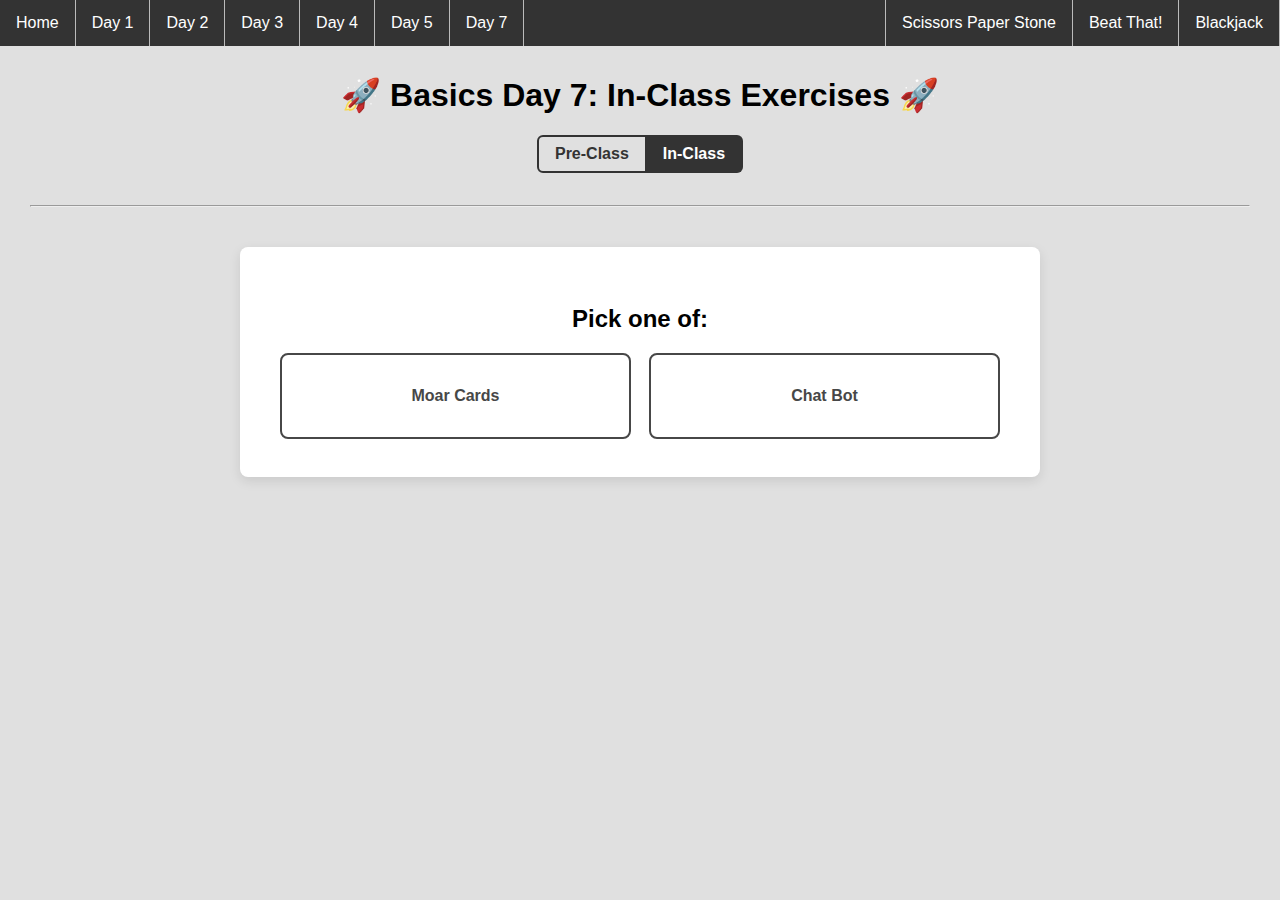
<file: day07-moar-cards/in-class/index.html>
<!--  All HTML files begin with the following line: -->
<!DOCTYPE html>
<!-- This indicates that the rest of the lines that follow are to be interpreted as HTML. It tells the browser about what document type to expect. -->

<!-- All text enclosed in angled brackets are known as HTML element tags. There are usually, but not always, starting and closing element "tags", each representing a HTML element.
The <html> element is known as the root element of a HTML page. All other elements are encased within it. -->
<html>
  <!-- The <head> element contains meta information about the HTML page, information that is not rendered or displayed by the browser -->
  <head>
    <!-- The meta tag defines meta information in the HTML document. In this case, we are defining the charset. UTF-8 allows us to use emojis in the CodeSandbox environment -->
    <meta charset="UTF-8" />
    <!-- The <title> element specifies a title for the HTML page (which is shown in the browser's title bar or in the page's tab) and is the default name given to a bookmark of a webpage. -->
    <title>Basics</title>
    <!-- The <link> element specifies a relationship between this HTML page and an external resource, namely the styles.css file here. For the syntax '../../' in '../../styles.css', we are referring to the styles.css file (in the main directory) found 2 folders above the current one. In this case, we are linking a stylesheet which is a CSS file containing information relating to the layout and style of the webpage. The syntax within the styles.css file is also referred to as CSS - Cascading Style Sheets. -->
    <link rel="stylesheet" href="../../styles.css" />
  </head>

  <!-- The <body> element defines the document's body, and is a container for all the visible contents that will be rendered by the browser.  -->
  <body>
    <!-- The <nav> tag semantically defines a set of navigation links. It doesn't have many properties different from a <div>, and exists purely for semantic naming. -->
    <nav>
      <!-- The <ul> tag represents an unordered list, where items in the list are rendered on a vertical bulleted list. While we are listing the days of the exercises on this navbar, we are positioning them horizontally without the bullets. This is done using CSS, and you can preview the syntax in styles.css (do a search for "nav ul"). -->
      <ul>
        <li>
          <!-- An <a> tag defines a hyperlink, linking one page to another. The page to link to will be added to the "href" property of the tag. -->
          <a href="../../index.html">Home</a>
        </li>
        <li>
          <!-- An <a> tag defines a hyperlink, linking one page to another. The page to link to will be added to the "href" property of the tag. -->
          <a
            href="../../day01-data-manipulation-and-functions/in-class/index.html"
            >Day 1</a
          >
        </li>
        <li>
          <a
            href="../../day02-if-statements-boolean-operators/in-class/index.html"
            >Day 2</a
          >
        </li>
        <li>
          <a href="../../day03-program-state/in-class/index.html">Day 3</a>
        </li>
        <li>
          <a href="../../day04-loops/in-class/index.html">Day 4</a>
        </li>
        <li>
          <a href="../../day05-mad-libs/in-class/index.html">Day 5</a>
        </li>
        <li>
          <a href="../../day07-moar-cards/in-class/index.html">Day 7</a>
        </li>
        <li class="project">
          <a href="../../project3-blackjack/index.html">Blackjack</a>
        </li>
        <li class="project">
          <a href="../../project2-beat-that/index.html">Beat That!</a>
        </li>
        <li class="project">
          <a href="../../project1-sps/index.html">Scissors Paper Stone</a>
        </li>
      </ul>
    </nav>
    <!-- The <h1> element defines a large heading. There are 6 pre-set header elements, <h1> to <h6> -->
    <h1 id="header">🚀 Basics Day 7: In-Class Exercises 🚀</h1>
    <div class="flex justify-content-center">
      <div class="button-group">
        <a href="../pre-class/index.html" class="button-group-button"
          >Pre-Class</a
        >
        <a href="../in-class/index.html" class="active button-group-button"
          >In-Class</a
        >
      </div>
    </div>
    <!-- The <hr> tag represents a horizontal rule. It is used if you want to add line dividers across your page. -->
    <hr />
    <!-- The <div> tag defines a division or a section in an HTML document, and is commonly use as a "container" for nested HTML elements. -->
    <div class="container">
      <h2 class="text-center">Pick one of:</h2>
      <div class="ice-double">
        <a href="index_cards.html">Moar Cards</a>
        <a href="index_chat.html">Chat Bot</a>
      </div>
    </div>
  </body>
</html>
</file>
<file: styles.css>
/*
  The syntax within the styles.css file is also referred to as CSS - Cascading Style Sheets.
  CSS describes how HTML elements are to be displayed on the screen.
*/

* {
  box-sizing: border-box;
}

body {
  margin-top: 0;
  font-family: sans-serif;
  margin-left: 30px;
  margin-right: 30px;
  background-color: #e0e0e0;
}

nav {
  position: relative;
  top: 0;
  left: -30px;
  width: calc(100% + 60px);
  margin-bottom: 30px;
}

nav ul {
  list-style-type: none;
  margin: 0;
  padding: 0;
  overflow: hidden;
  background-color: #333;
}

nav ul li {
  float: left;
  border-right: 1px solid #bbb;
}

nav ul li.project {
  float: right;
}

nav ul li.project:last-child {
  border-left: 1px solid #bbb;
}

nav ul li a {
  display: block;
  color: white;
  text-align: center;
  padding: 14px 16px;
  text-decoration: none;
}

#header {
  text-align: center;
}

.container {
  background-color: #ffffff;
  margin: 40px auto;
  max-width: 800px;
  padding: 38px 31px;
  border-radius: 8px;
  box-shadow: rgba(0, 0, 0, 0.1) 0px 4px 12px;
}

input {
  font-size: 21px;
  line-height: 33px;
  margin: 0 0 23px 0;
  padding: 0 9px;
  width: 100%;
}

button {
  font-size: 21px;
  line-height: 33px;
  margin: 0 0 23px 0;
  padding: 0 6px;
}

.output-div {
  background-color: lightgrey;
  margin: 20px auto;
  padding: 20px;
  width: 100%;
}

hr {
  margin-top: 2em;
  margin-bottom: 2em;
}

.instructions-text {
  font-size: 0.85em;
  font-style: italic;
}

.text-center {
  text-align: center;
}

.ice-double {
  display: flex;
}

.ice-double a {
  text-align: center;
  text-decoration: none;
  font-weight: bold;
  color: rgba(71, 71, 71, 1);
  display: block;
  flex-basis: 47.5%;
  margin: 0 1.25%;
  padding: 2em;
  border: 2px solid rgba(71, 71, 71, 1);
  border-radius: 8px;
}

.ice-double a:hover {
  color: rgba(71, 71, 71, 0.75);
  border: 2px solid rgba(71, 71, 71, 0.75);
}

.button-group {
  position: relative;
  display: inline-flex;
  vertical-align: middle;
  justify-self: center;
}

.button-group .button-group-button {
  position: relative;
  flex: 1 1 auto;
  background: transparent;
  color: #0d6efd;
  border-color: #0d6efd;
  display: inline-block;
  text-align: center;
  vertical-align: middle;
  background-color: transparent;
  padding: 0.5rem 1rem;
  border-radius: 0;
  text-decoration: none;
  border: 2px solid #333;
  color: #333;
  font-weight: bold;
}

.button-group .button-group-button.active {
  border: 2px solid #333;
  color: #fff;
  background-color: #333;
  font-weight: bold;
}

.button-group .button-group-button:not(.active):hover {
  background-color: rgba(51, 51, 51, 0.67);
  color: white;
}

.button-group .button-group-button:not(:first-child) {
  border-left: 0;
}

.button-group .button-group-button:first-child {
  border-top-left-radius: 0.375rem;
  border-bottom-left-radius: 0.375rem;
}

.button-group .button-group-button:last-child {
  border-top-right-radius: 0.375rem;
  border-bottom-right-radius: 0.375rem;
}

.flex {
  display: flex;
}

.justify-content-center {
  justify-content: center;
}
</file>
<file: project2-beat-that/styles.css>
/*
  The syntax within the styles.css file is also referred to as CSS - Cascading Style Sheets.
  CSS describes how HTML elements are to be displayed on the screen.
*/

* {
  box-sizing: border-box;
}

body {
  margin-top: 0;
  font-family: sans-serif;
  margin-left: 30px;
  margin-right: 30px;
  background-color: #385f50;
}

nav {
  position: relative;
  top: 0;
  left: -30px;
  width: calc(100% + 60px);
  margin-bottom: 30px;
}

nav ul {
  list-style-type: none;
  margin: 0;
  padding: 0;
  overflow: hidden;
  background-color: #333;
}

nav ul li {
  float: left;
  border-right: 1px solid #bbb;
}

nav ul li.project {
  float: right;
}

nav ul li.project:last-child {
  border-left: 1px solid #bbb;
}

nav ul li a {
  display: block;
  color: white;
  text-align: center;
  padding: 14px 16px;
  text-decoration: none;
}

#header {
  text-align: center;
  color: #fff;
}

.container {
  background-color: #ffffff;
  margin: 40px auto;
  max-width: 800px;
  padding: 38px 31px;
  border-radius: 8px;
  box-shadow: rgba(0, 0, 0, 0.1) 0px 4px 12px;
}

input {
  font-size: 21px;
  line-height: 33px;
  margin: 0 0 23px 0;
  padding: 0 9px;
  width: 100%;
}

button {
  font-size: 21px;
  line-height: 33px;
  margin: 0 0 23px 0;
  padding: 0 6px;
}

.output-div {
  background-color: lightgrey;
  margin: 20px auto;
  padding: 20px;
  width: 100%;
}

hr {
  margin-top: 2em;
  margin-bottom: 2em;
}

.instructions-text {
  font-size: 0.85em;
  font-style: italic;
}

.text-center {
  text-align: center;
}

.ice-double {
  display: flex;
}

.ice-double a {
  text-align: center;
  text-decoration: none;
  font-weight: bold;
  color: rgba(71, 71, 71, 1);
  display: block;
  flex-basis: 47.5%;
  margin: 0 1.25%;
  padding: 2em;
  border: 2px solid rgba(71, 71, 71, 1);
  border-radius: 8px;
}

.ice-double a:hover {
  color: rgba(71, 71, 71, 0.75);
  border: 2px solid rgba(71, 71, 71, 0.75);
}

.button-group {
  position: relative;
  display: inline-flex;
  vertical-align: middle;
  justify-self: center;
}

.button-group .button-group-button {
  position: relative;
  flex: 1 1 auto;
  background: transparent;
  color: #0d6efd;
  border-color: #0d6efd;
  display: inline-block;
  text-align: center;
  vertical-align: middle;
  background-color: transparent;
  padding: 0.5rem 1rem;
  border-radius: 0;
  text-decoration: none;
  border: 2px solid #333;
  color: #333;
  font-weight: bold;
}

.button-group .button-group-button.active {
  border: 2px solid #333;
  color: #fff;
  background-color: #333;
  font-weight: bold;
}

.button-group .button-group-button:not(.active):hover {
  background-color: rgba(51, 51, 51, 0.67);
  color: white;
}

.button-group .button-group-button:not(:first-child) {
  border-left: 0;
}

.button-group .button-group-button:first-child {
  border-top-left-radius: 0.375rem;
  border-bottom-left-radius: 0.375rem;
}

.button-group .button-group-button:last-child {
  border-top-right-radius: 0.375rem;
  border-bottom-right-radius: 0.375rem;
}

.flex {
  display: flex;
}

.justify-content-center {
  justify-content: center;
}
</file>
<file: project3-blackjack/styles.css>
/*
  The syntax within the styles.css file is also referred to as CSS - Cascading Style Sheets.
  CSS describes how HTML elements are to be displayed on the screen.
*/

* {
  box-sizing: border-box;
}

body {
  margin-top: 0;
  font-family: sans-serif;
  margin-left: 30px;
  margin-right: 30px;
  background-color: #e0e0e0;
  background-image: url("https://pl.sterlingcdn.com/wp-content/uploads/sites/3/2018/07/blackjack-classic-background.jpg");
  background-size: cover;
}

nav {
  position: relative;
  top: 0;
  left: -30px;
  width: calc(100% + 60px);
  margin-bottom: 30px;
}

nav ul {
  list-style-type: none;
  margin: 0;
  padding: 0;
  overflow: hidden;
  background-color: #333;
}

nav ul li {
  float: left;
  border-right: 1px solid #bbb;
}

nav ul li.project {
  float: right;
}

nav ul li.project:last-child {
  border-left: 1px solid #bbb;
}

nav ul li a {
  display: block;
  color: white;
  text-align: center;
  padding: 14px 16px;
  text-decoration: none;
}

#header {
  text-align: center;
}

.container {
  background-color: #ffffff;
  margin: 40px auto;
  max-width: 800px;
  padding: 38px 31px;
  border-radius: 8px;
  box-shadow: rgba(0, 0, 0, 0.1) 0px 4px 12px;
}

input {
  font-size: 21px;
  line-height: 33px;
  margin: 0 0 23px 0;
  padding: 0 9px;
  width: 100%;
}

button {
  font-size: 21px;
  line-height: 33px;
  margin: 0 0 23px 0;
  padding: 0 6px;
}

.output-div {
  background-color: lightgrey;
  margin: 20px auto;
  padding: 20px;
  width: 100%;
}

hr {
  margin-top: 2em;
  margin-bottom: 2em;
}

.instructions-text {
  font-size: 0.85em;
  font-style: italic;
}

.text-center {
  text-align: center;
}

.ice-double {
  display: flex;
}

.ice-double a {
  text-align: center;
  text-decoration: none;
  font-weight: bold;
  color: rgba(71, 71, 71, 1);
  display: block;
  flex-basis: 47.5%;
  margin: 0 1.25%;
  padding: 2em;
  border: 2px solid rgba(71, 71, 71, 1);
  border-radius: 8px;
}

.ice-double a:hover {
  color: rgba(71, 71, 71, 0.75);
  border: 2px solid rgba(71, 71, 71, 0.75);
}

.button-group {
  position: relative;
  display: inline-flex;
  vertical-align: middle;
  justify-self: center;
}

.button-group .button-group-button {
  position: relative;
  flex: 1 1 auto;
  background: transparent;
  color: #0d6efd;
  border-color: #0d6efd;
  display: inline-block;
  text-align: center;
  vertical-align: middle;
  background-color: transparent;
  padding: 0.5rem 1rem;
  border-radius: 0;
  text-decoration: none;
  border: 2px solid #333;
  color: #333;
  font-weight: bold;
}

.button-group .button-group-button.active {
  border: 2px solid #333;
  color: #fff;
  background-color: #333;
  font-weight: bold;
}

.button-group .button-group-button:not(.active):hover {
  background-color: rgba(51, 51, 51, 0.67);
  color: white;
}

.button-group .button-group-button:not(:first-child) {
  border-left: 0;
}

.button-group .button-group-button:first-child {
  border-top-left-radius: 0.375rem;
  border-bottom-left-radius: 0.375rem;
}

.button-group .button-group-button:last-child {
  border-top-right-radius: 0.375rem;
  border-bottom-right-radius: 0.375rem;
}

.flex {
  display: flex;
}

.justify-content-center {
  justify-content: center;
}
</file>
